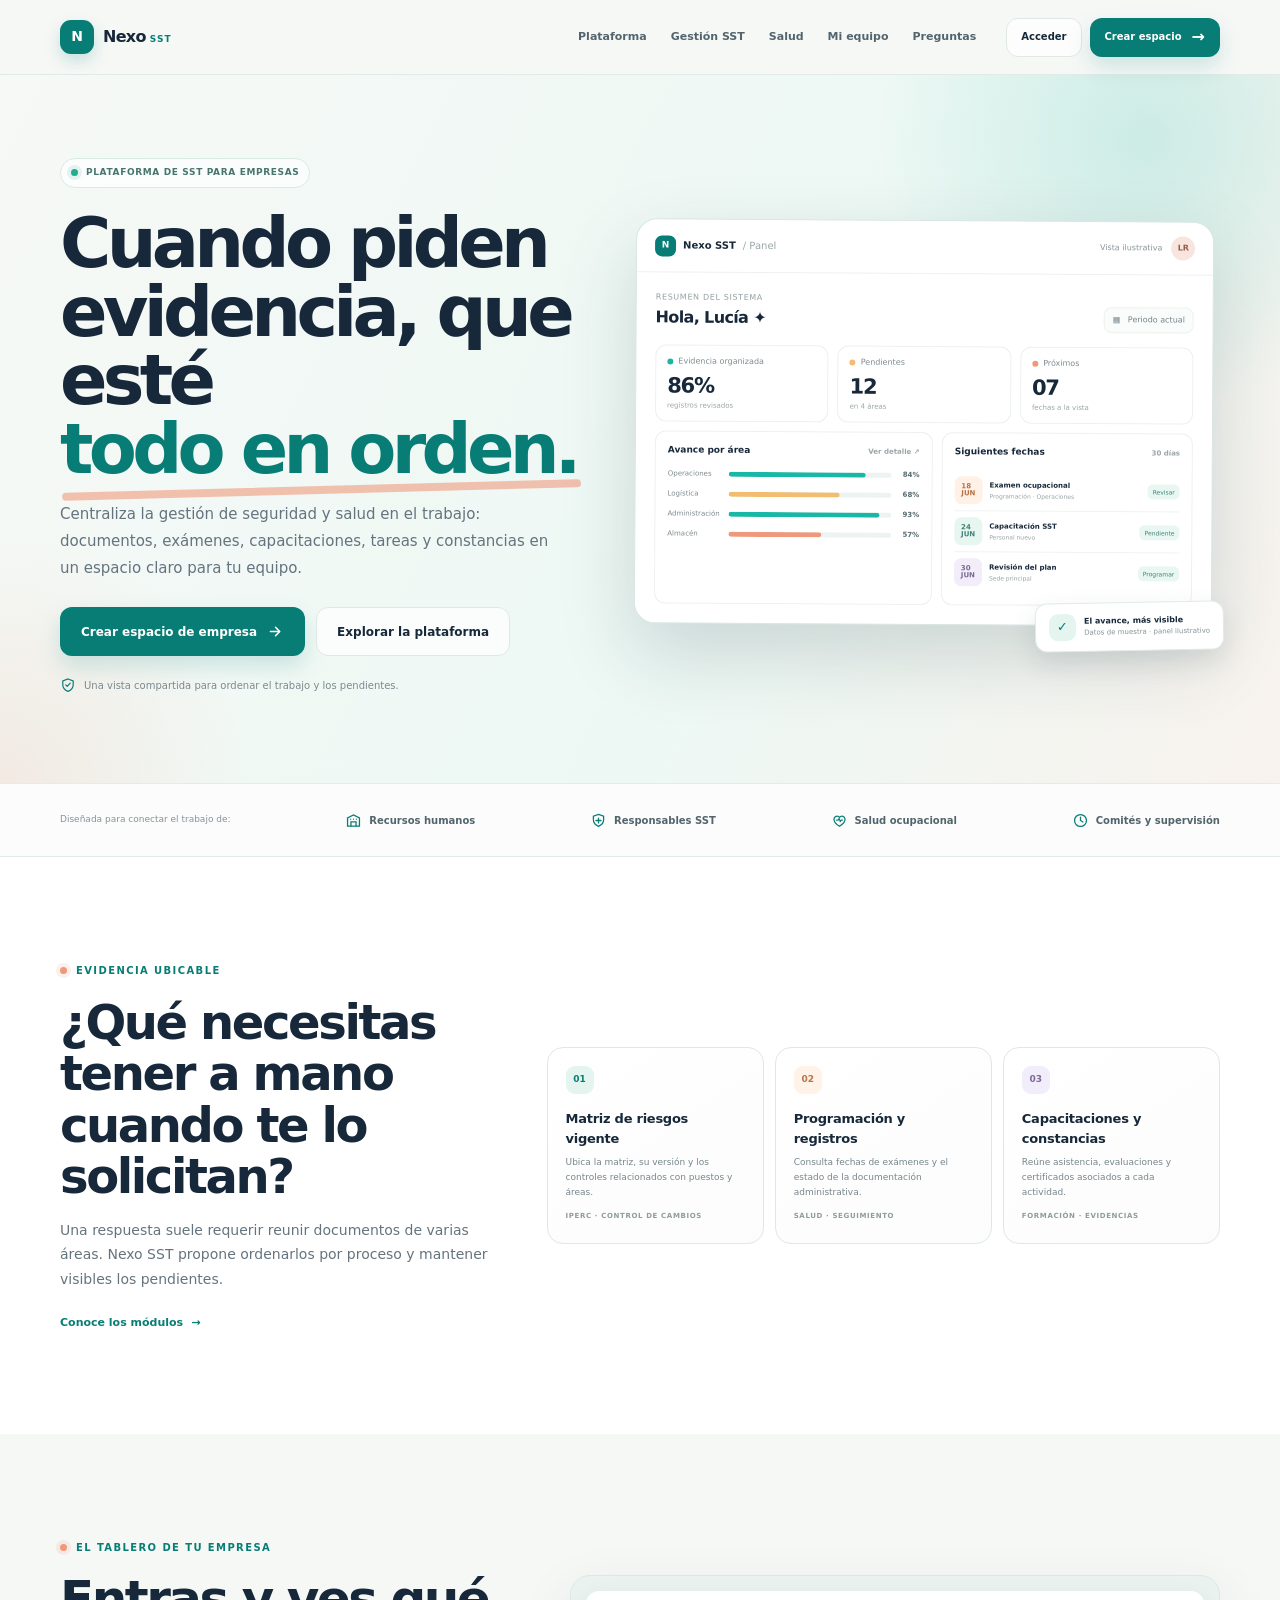
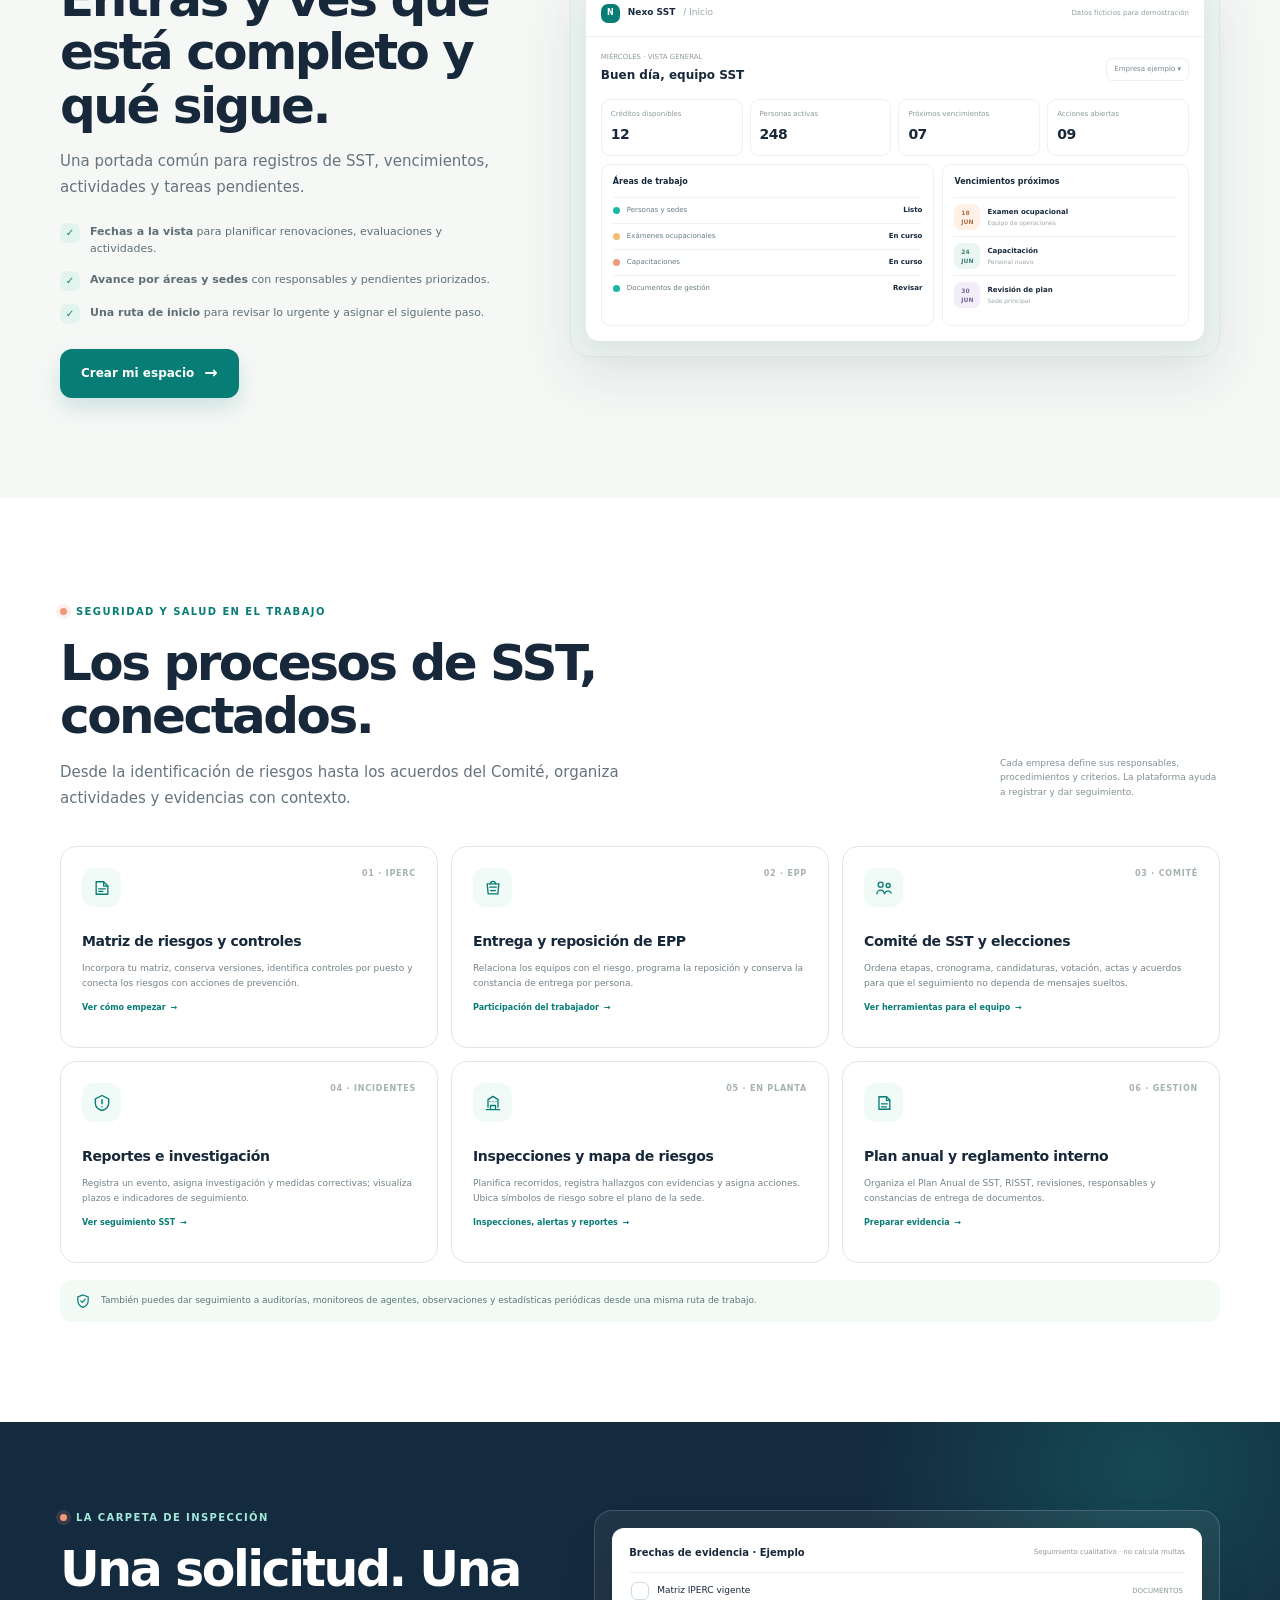
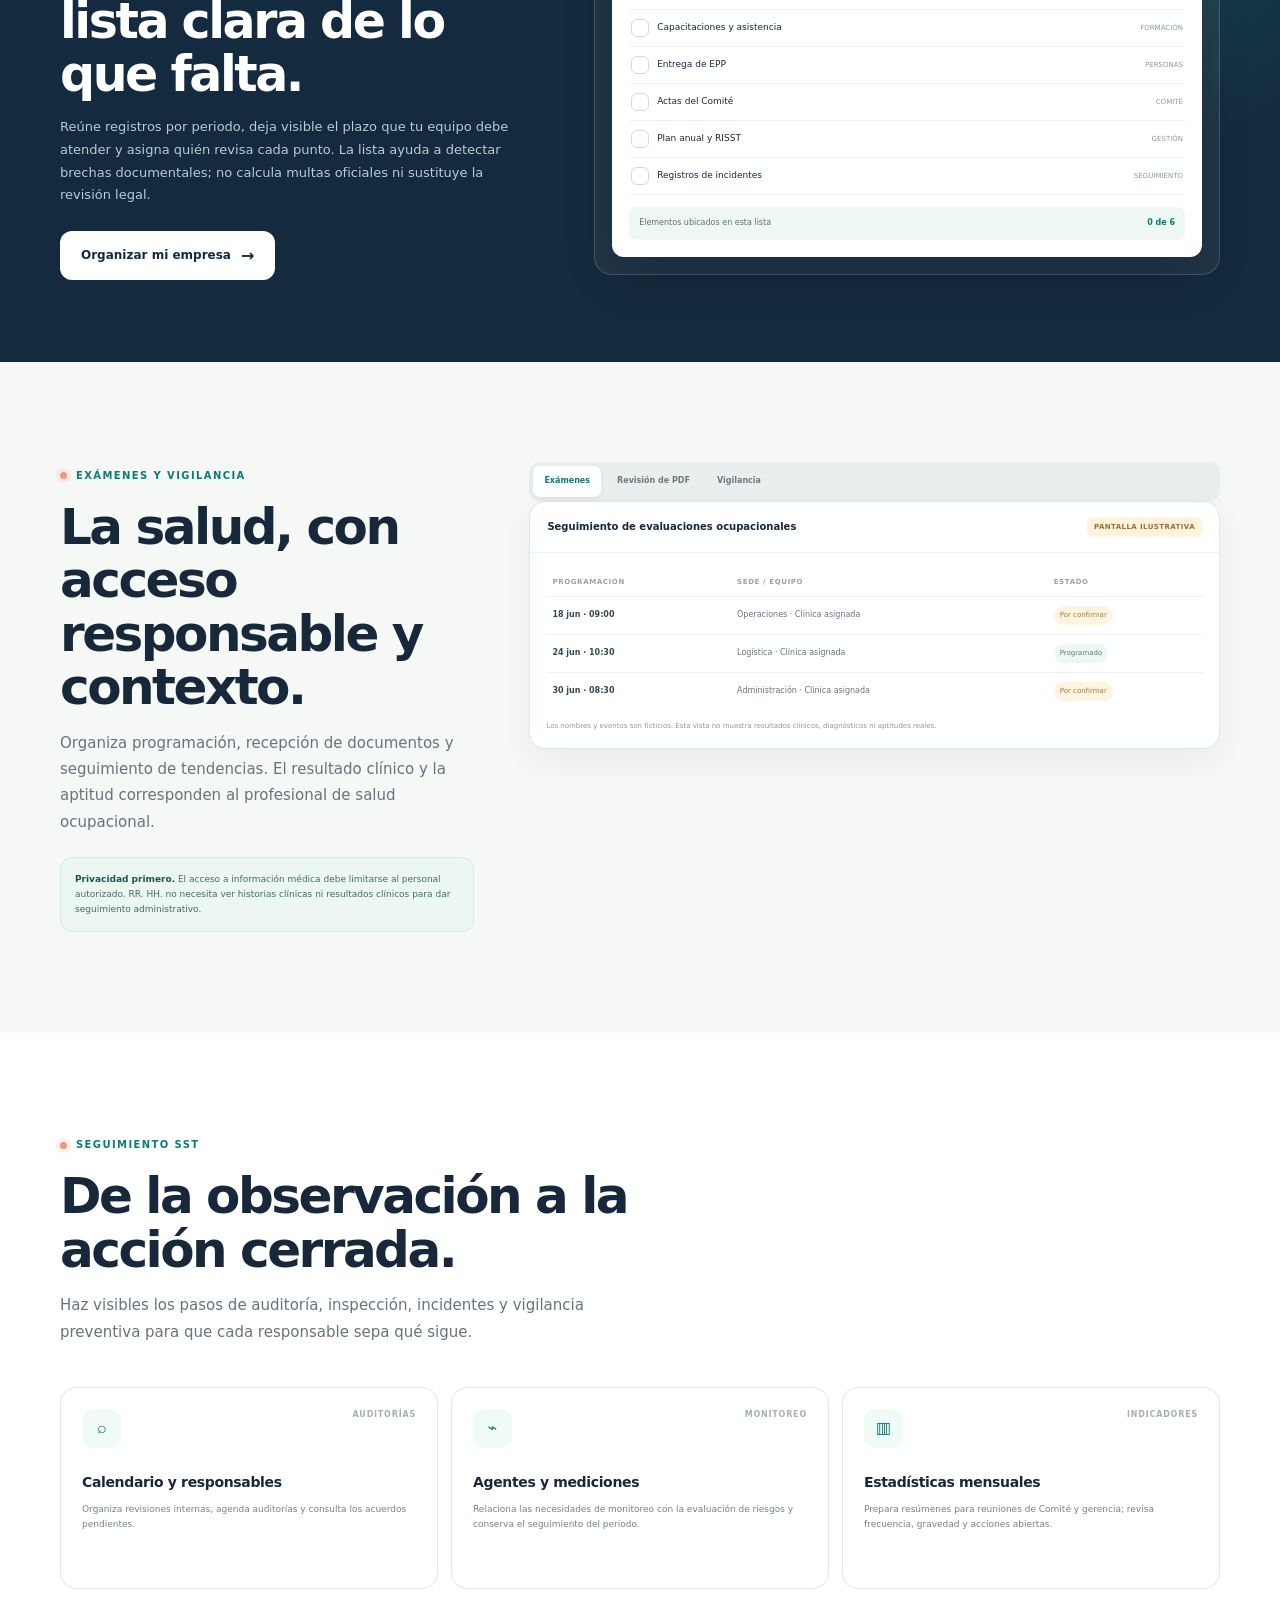
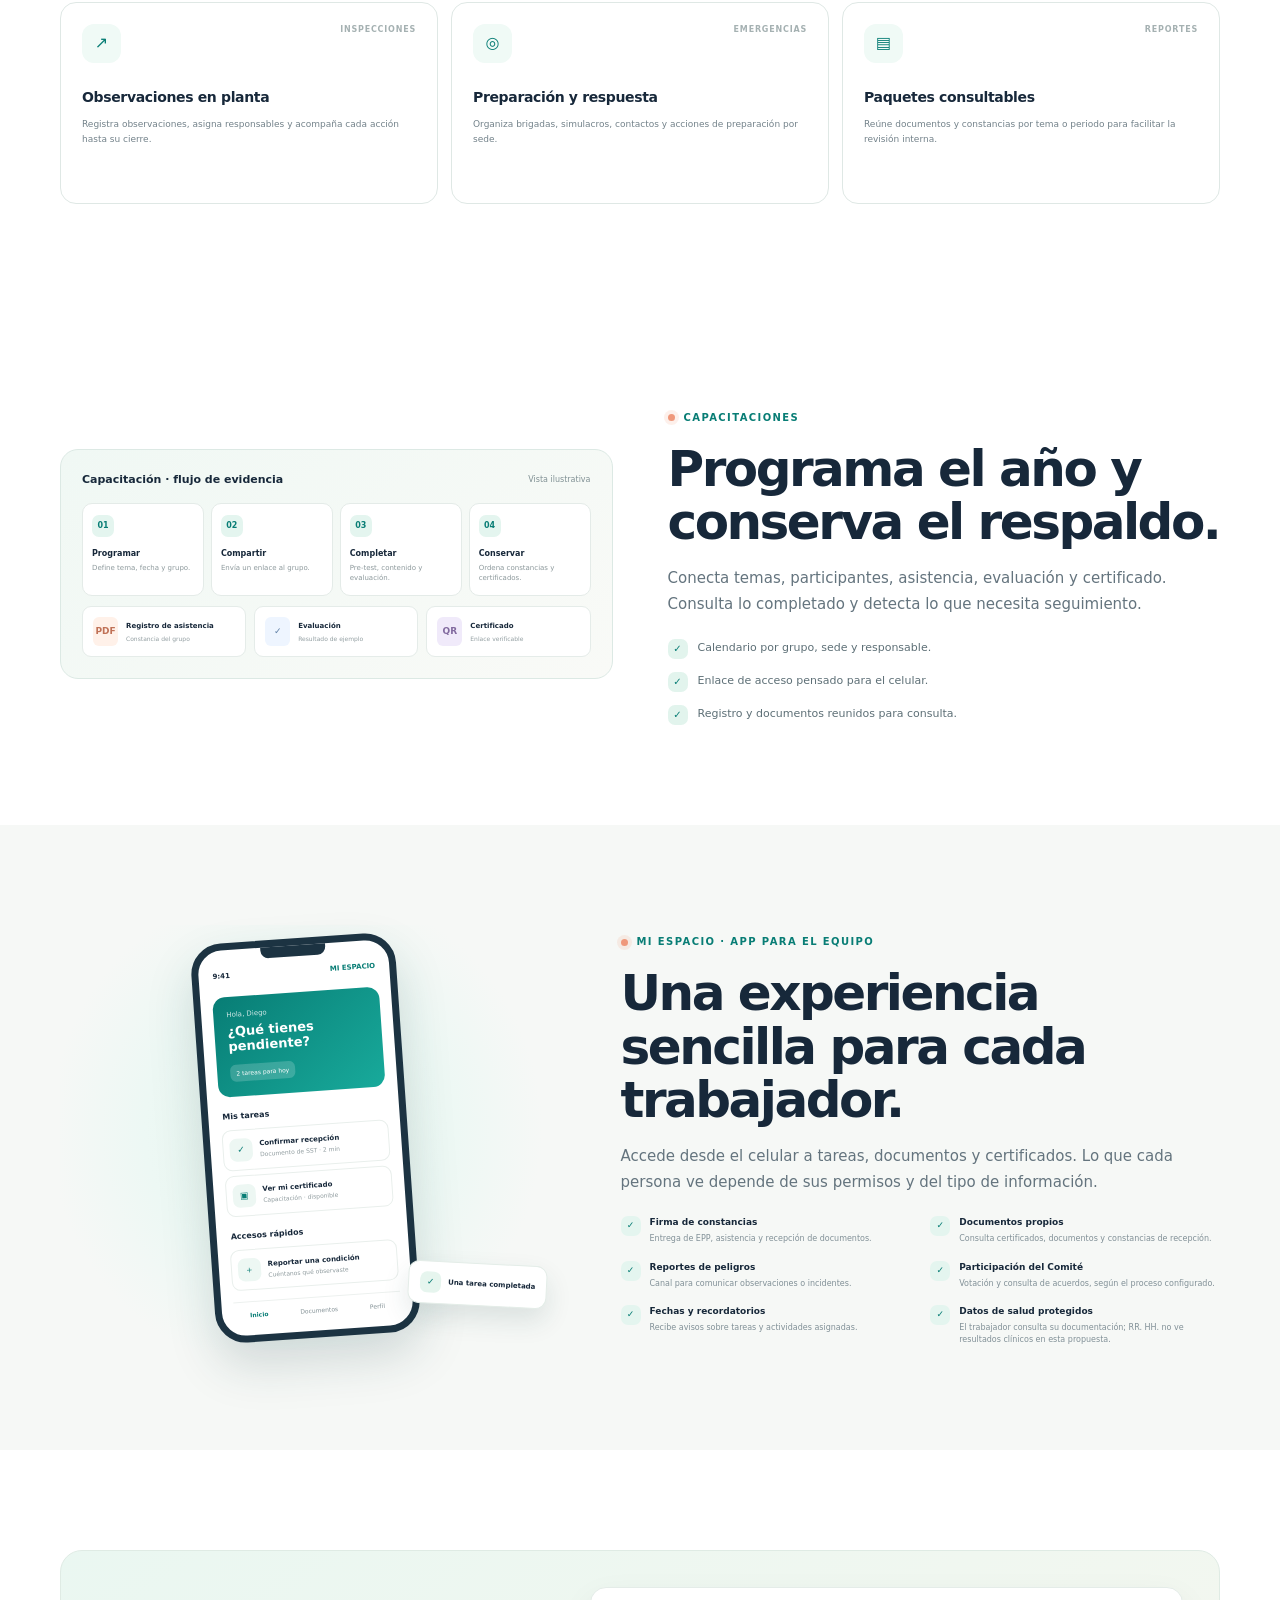
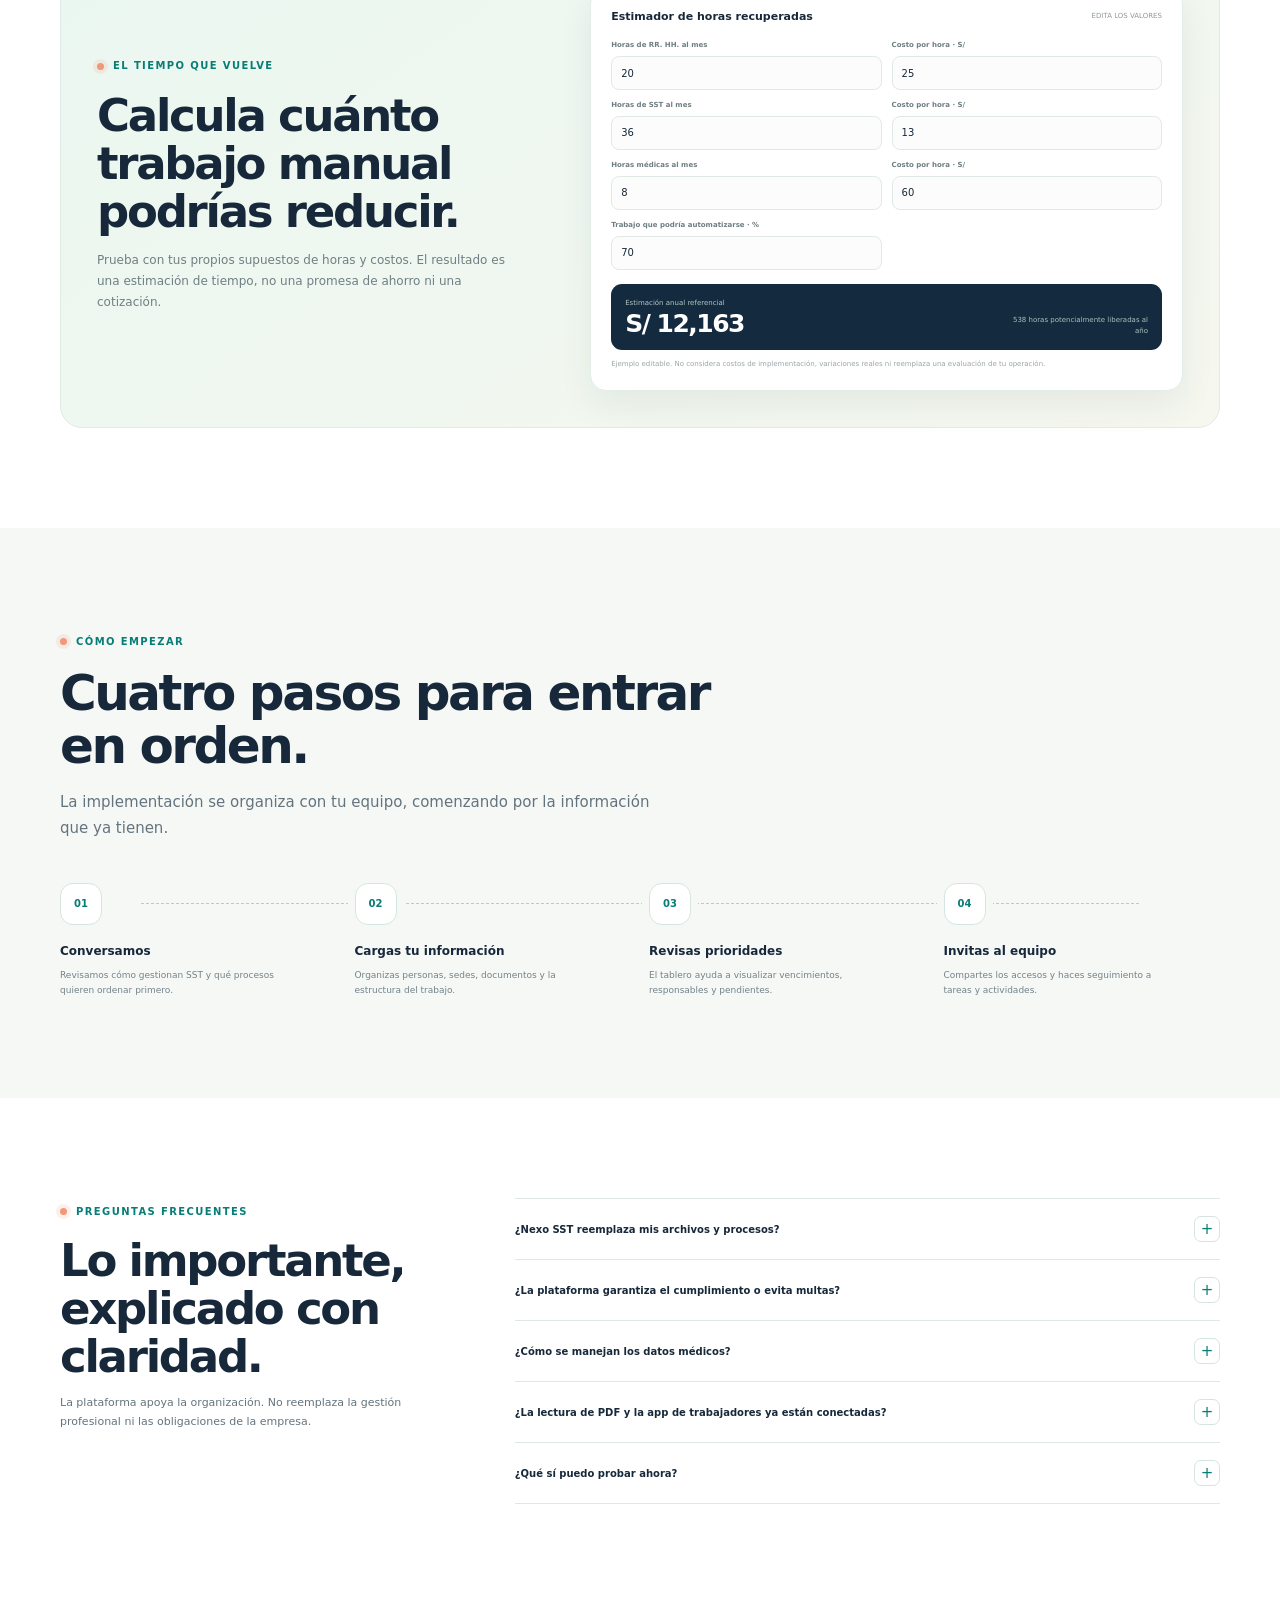
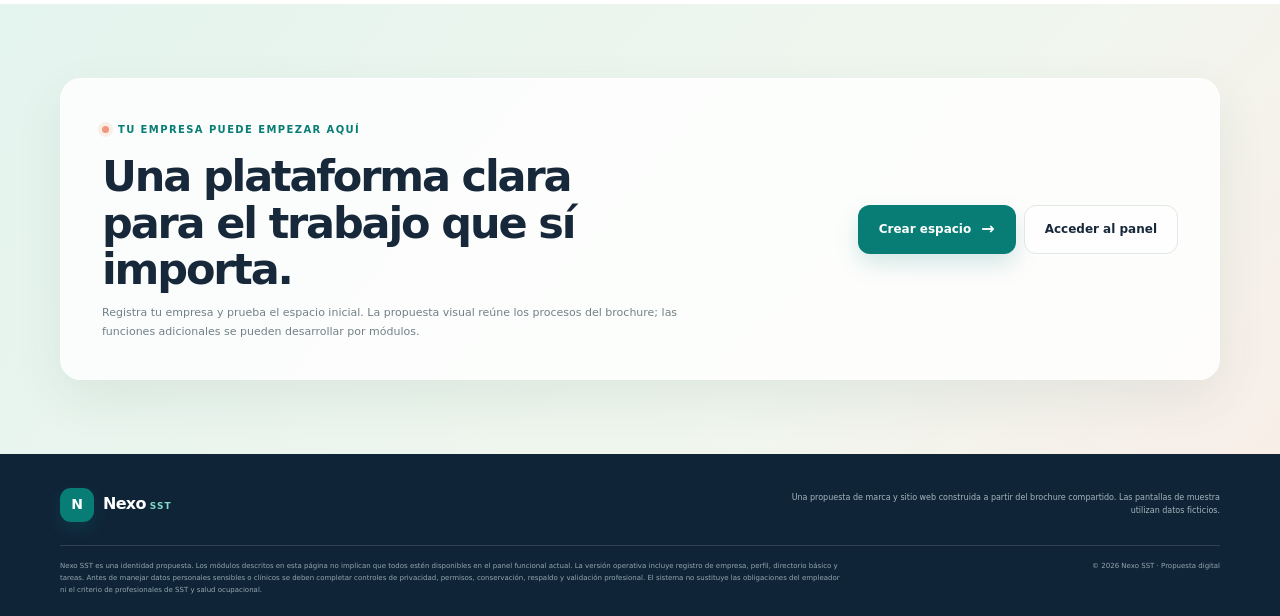
<file: index.html>
<!doctype html>
<html lang="es">
<head>
  <meta charset="utf-8">
  <meta name="viewport" content="width=device-width, initial-scale=1">
  <meta name="theme-color" content="#f6f8f6">
  <meta name="description" content="Nexo SST organiza la gestión de seguridad y salud en el trabajo: documentos, exámenes, capacitaciones, firmas y seguimiento en un solo espacio.">
  <title>Nexo SST | Seguridad y salud en el trabajo, en orden</title>
  <style>
    :root{--paper:#f6f8f6;--white:#fff;--ink:#17283a;--muted:#64747e;--line:#dfe8e5;--teal:#087d75;--teal2:#19b7a5;--mint:#e4f5ef;--mint2:#f0faf6;--coral:#ef987b;--amber:#f2bd70;--navy:#142a3e;--shadow:0 26px 70px rgba(23,54,65,.12);--radius:22px}
    *{box-sizing:border-box}html{scroll-behavior:smooth;scroll-padding-top:90px}body{margin:0;background:var(--paper);color:var(--ink);font-family:Inter,ui-sans-serif,system-ui,-apple-system,BlinkMacSystemFont,"Segoe UI",sans-serif;line-height:1.55;-webkit-font-smoothing:antialiased}a{color:inherit;text-decoration:none}button,input,select{font:inherit}button{cursor:pointer}.container{width:min(1160px,calc(100% - 48px));margin-inline:auto}.section{padding:100px 0}.eyebrow{display:inline-flex;align-items:center;gap:9px;color:var(--teal);font-size:10px;font-weight:850;letter-spacing:.14em;text-transform:uppercase}.eyebrow:before{content:"";width:7px;height:7px;border-radius:50%;background:var(--coral);box-shadow:0 0 0 4px rgba(239,152,123,.15)}.eyebrow.light{color:#a4e8da}.section-head{max-width:690px;margin-bottom:42px}.section-head h2{font-size:clamp(33px,4.1vw,50px);line-height:1.07;letter-spacing:-.05em;margin:14px 0 15px}.section-head p{max-width:600px;margin:0;color:var(--muted);font-size:15px;line-height:1.75}.btn{display:inline-flex;align-items:center;justify-content:center;gap:10px;min-height:49px;padding:0 20px;border:1px solid transparent;border-radius:12px;font-size:12px;font-weight:800;transition:transform .18s,background .18s,box-shadow .18s}.btn:hover{transform:translateY(-2px)}.btn-primary{background:var(--teal);color:#fff;box-shadow:0 10px 22px rgba(8,125,117,.17)}.btn-primary:hover{background:#066b65;box-shadow:0 14px 27px rgba(8,125,117,.23)}.btn-white{background:#fff;color:var(--navy);border-color:rgba(255,255,255,.3)}.btn-quiet{background:rgba(255,255,255,.72);border-color:var(--line);color:var(--ink)}.btn svg{width:17px;height:17px}.arrow{font-size:16px;line-height:1}
    .site-header{position:sticky;z-index:30;top:0;background:rgba(246,248,246,.93);backdrop-filter:blur(16px);border-bottom:1px solid rgba(220,230,228,.8)}.nav{height:74px;display:flex;align-items:center;gap:30px}.brand{display:inline-flex;align-items:center;gap:9px;flex:0 0 auto}.brand-mark{width:34px;height:34px;display:grid;place-items:center;border-radius:11px;background:var(--teal);color:#fff;font-size:14px;font-weight:900;box-shadow:0 7px 16px rgba(8,125,117,.2)}.brand-word{font-size:16px;font-weight:900;letter-spacing:-.045em}.brand-word small{margin-left:4px;color:var(--teal);font-size:9px;letter-spacing:.13em}.nav-links{display:flex;align-items:center;gap:24px;margin-left:auto}.nav-links a{color:#53646d;font-size:11px;font-weight:720;transition:color .15s}.nav-links a:hover{color:var(--teal)}.nav-actions{display:flex;align-items:center;gap:8px}.nav-actions .btn{min-height:39px;padding:0 14px;font-size:10px}.menu-toggle{display:none;width:40px;height:40px;border:1px solid var(--line);border-radius:10px;background:#fff;color:var(--ink);font-size:18px}
    /* Hero */
    .hero{position:relative;overflow:hidden;padding:73px 0 70px;background:linear-gradient(117deg,#f6f9f6 0%,#edf8f4 60%,#f8f2ed 100%)}.hero:before{content:"";position:absolute;right:-150px;top:-215px;width:560px;height:560px;border-radius:50%;background:radial-gradient(circle,rgba(25,183,165,.17),rgba(25,183,165,0) 69%)}.hero:after{content:"";position:absolute;left:-260px;bottom:-255px;width:510px;height:510px;border-radius:50%;background:radial-gradient(circle,rgba(239,152,123,.16),rgba(239,152,123,0) 70%)}.hero-grid{position:relative;z-index:1;display:grid;grid-template-columns:.92fr 1.08fr;align-items:center;gap:48px}.hero-copy{padding:10px 0 20px}.hero-kicker{display:inline-flex;align-items:center;gap:8px;padding:7px 10px;border:1px solid #d7ebe4;border-radius:999px;background:rgba(255,255,255,.7);color:#47756c;font-size:9px;font-weight:800;letter-spacing:.07em}.hero-kicker i{width:7px;height:7px;border-radius:50%;background:#24ab8f;box-shadow:0 0 0 4px rgba(36,171,143,.12)}.hero h1{max-width:615px;margin:21px 0 18px;font-size:clamp(47px,5.7vw,70px);line-height:.98;letter-spacing:-.067em}.hero h1 span{position:relative;color:var(--teal);white-space:nowrap}.hero h1 span:after{position:absolute;z-index:-1;left:2px;right:-4px;bottom:-4px;height:8px;border-radius:99px;background:rgba(239,152,123,.58);content:"";transform:rotate(-1.5deg)}.hero-copy>p{max-width:500px;margin:0;color:var(--muted);font-size:15px;line-height:1.8}.hero-actions{display:flex;flex-wrap:wrap;gap:11px;margin:25px 0 21px}.hero-note{display:flex;align-items:center;gap:8px;color:#7b898f;font-size:10px}.hero-note svg{width:16px;height:16px;color:var(--teal)}.hero-visual{position:relative;min-width:0;padding:12px 7px 28px 10px}.hero-dash{overflow:hidden;border:1px solid #d9e7e2;border-radius:21px;background:#fff;box-shadow:0 30px 76px rgba(22,56,66,.17);transform:rotate(.35deg)}.dash-top{height:53px;display:flex;align-items:center;justify-content:space-between;padding:0 18px;border-bottom:1px solid #edf1ef}.dash-logo{display:flex;align-items:center;gap:7px;font-size:10px;font-weight:900}.mini-mark{display:grid;place-items:center;width:21px;height:21px;border-radius:7px;background:var(--teal);color:white;font-size:9px}.dash-top-right{display:flex;align-items:center;gap:9px;color:#89969a;font-size:8px}.dash-avatar{display:grid;place-items:center;width:24px;height:24px;border-radius:50%;background:#f8e5dd;color:#955e4a;font-size:8px;font-weight:800}.dash-body{padding:19px}.dash-heading{display:flex;justify-content:space-between;align-items:flex-end;gap:10px;margin-bottom:14px}.dash-heading small{display:block;color:#92a0a2;font-size:8px;letter-spacing:.08em}.dash-heading h3{margin:2px 0 0;font-size:16px;letter-spacing:-.04em}.dash-date{padding:6px 8px;border:1px solid #edf1ef;border-radius:8px;background:#fafcfb;color:#748389;font-size:8px}.dash-metrics{display:grid;grid-template-columns:repeat(3,1fr);gap:9px}.dash-metric{min-height:75px;padding:10px 11px;border:1px solid #edf1ef;border-radius:11px}.dash-metric span{display:flex;align-items:center;gap:5px;color:#7e8b90;font-size:8px}.dash-metric i{width:6px;height:6px;border-radius:50%;background:var(--teal2)}.dash-metric strong{display:block;margin-top:7px;font-size:21px;line-height:1;letter-spacing:-.06em}.dash-metric small{display:block;margin-top:4px;color:#9aa5a8;font-size:7px}.dash-panels{display:grid;grid-template-columns:1.05fr .95fr;gap:9px;margin-top:9px}.dash-panel{min-height:143px;padding:12px;border:1px solid #edf1ef;border-radius:11px}.dash-panel-title{display:flex;align-items:center;justify-content:space-between;margin-bottom:11px;font-size:9px;font-weight:850}.dash-panel-title small{color:#9aa5a7;font-size:7px;font-weight:600}.dash-progress{display:grid;grid-template-columns:55px 1fr 22px;align-items:center;gap:6px;margin:9px 0;color:#7d898e;font-size:7px}.progress-track{height:5px;border-radius:99px;background:#edf3f0;overflow:hidden}.progress-fill{height:100%;border-radius:inherit;background:var(--teal2)}.dash-progress b{text-align:right;color:#586a70;font-size:7px}.dash-due{display:flex;align-items:center;gap:7px;padding:6px 0;border-bottom:1px solid #f0f3f2}.dash-due:last-child{border:0}.dash-day{display:grid;place-items:center;width:28px;height:28px;border-radius:7px;background:#fff1e6;color:#b87146;font-size:7px;font-weight:850;line-height:1.05}.dash-due-copy{min-width:0;flex:1}.dash-due-copy b{display:block;overflow:hidden;text-overflow:ellipsis;white-space:nowrap;font-size:7px}.dash-due-copy small{display:block;color:#99a4a6;font-size:6px}.dash-status{padding:3px 5px;border-radius:5px;background:#e9f7f2;color:#418174;font-size:6px}.floating-note{position:absolute;right:-4px;bottom:2px;display:flex;align-items:center;gap:8px;padding:10px 13px;border:1px solid #e0ebe7;border-radius:12px;background:#fff;box-shadow:0 11px 27px rgba(22,56,66,.12);transform:rotate(-1deg)}.float-icon{display:grid;place-items:center;width:27px;height:27px;border-radius:9px;background:var(--mint);color:var(--teal);font-size:13px}.floating-note b{display:block;font-size:8px}.floating-note small{display:block;color:#859297;font-size:7px}
    .trust-strip{background:rgba(255,255,255,.66);border-top:1px solid #e3ece8;border-bottom:1px solid #e3ece8}.trust-inner{min-height:72px;display:flex;align-items:center;justify-content:space-between;gap:22px}.trust-label{color:#859399;font-size:9px}.trust-item{display:flex;align-items:center;gap:7px;color:#52646c;font-size:10px;font-weight:750}.trust-item svg{width:17px;height:17px;color:var(--teal)}
    /* evidence */
    .urgent-section{background:#fff}.urgent-grid{display:grid;grid-template-columns:.78fr 1.22fr;gap:56px;align-items:center}.urgent-copy h2{font-size:clamp(34px,4vw,48px);line-height:1.07;letter-spacing:-.05em;margin:15px 0}.urgent-copy p{color:var(--muted);font-size:14px;line-height:1.75}.urgent-copy .text-link{display:inline-flex;align-items:center;gap:8px;margin-top:9px;color:var(--teal);font-size:11px;font-weight:850}.ask-grid{display:grid;grid-template-columns:repeat(3,1fr);gap:11px}.ask-card{padding:18px;border:1px solid var(--line);border-radius:16px;background:linear-gradient(145deg,#fff,#fbfcfb)}.ask-num{display:grid;place-items:center;width:28px;height:28px;border-radius:9px;background:var(--mint);color:var(--teal);font-size:9px;font-weight:850}.ask-card:nth-child(2) .ask-num{background:#fff2e7;color:#b8734b}.ask-card:nth-child(3) .ask-num{background:#f2edfa;color:#7c6897}.ask-card h3{margin:15px 0 6px;font-size:13px;letter-spacing:-.02em}.ask-card p{margin:0;color:#77868d;font-size:9px;line-height:1.65}.ask-tag{display:inline-block;margin-top:11px;color:#8f9b9e;font-size:7px;font-weight:850;letter-spacing:.09em}
    /* dashboards */
    .dashboard-section{background:var(--paper)}.dashboard-grid{display:grid;grid-template-columns:.82fr 1.18fr;align-items:center;gap:58px}.dashboard-copy .section-head{margin-bottom:21px}.benefit-list{display:grid;gap:13px;margin:22px 0 25px}.benefit-item{display:flex;align-items:flex-start;gap:10px;color:#5d6f76;font-size:11px;line-height:1.6}.benefit-item i{display:grid;place-items:center;width:20px;height:20px;flex:0 0 auto;border-radius:7px;background:#e2f4ed;color:var(--teal);font-style:normal;font-size:10px;font-weight:900}.dashboard-demo{padding:15px;border:1px solid #dce8e3;border-radius:20px;background:#eaf2ef;box-shadow:0 20px 55px rgba(20,60,62,.1)}.demo-window{overflow:hidden;border-radius:13px;background:white;box-shadow:0 9px 25px rgba(25,58,63,.08)}.demo-window-head{display:flex;align-items:center;justify-content:space-between;padding:13px 15px;border-bottom:1px solid #eef2f0}.demo-window-title{display:flex;align-items:center;gap:8px;font-size:9px;font-weight:850}.demo-window-title .mini-mark{width:19px;height:19px;font-size:8px}.demo-window-head small{color:#90a0a2;font-size:7px}.demo-window-body{padding:15px}.demo-welcome{display:flex;justify-content:space-between;align-items:center;margin-bottom:12px}.demo-welcome b{font-size:12px}.demo-welcome small{display:block;color:#8f9ca0;font-size:7px}.demo-chip{padding:5px 7px;border:1px solid #edf1ef;border-radius:6px;color:#78888d;font-size:7px}.demo-kpis{display:grid;grid-template-columns:repeat(4,1fr);gap:7px}.demo-kpi{padding:9px;border:1px solid #edf1ef;border-radius:9px}.demo-kpi small{display:block;color:#8b999d;font-size:7px}.demo-kpi b{display:block;margin-top:4px;font-size:14px;letter-spacing:-.04em}.demo-lower{display:grid;grid-template-columns:1.15fr .85fr;gap:8px;margin-top:8px}.demo-box{padding:11px;border:1px solid #edf1ef;border-radius:9px}.demo-box-title{margin-bottom:9px;font-size:8px;font-weight:850}.module-line{display:flex;align-items:center;gap:7px;padding:7px 0;border-top:1px solid #f0f3f1}.module-line:first-of-type{border-top:0}.module-line i{width:7px;height:7px;border-radius:50%;background:#19b7a5}.module-line:nth-child(3) i{background:#f2bd70}.module-line:nth-child(4) i{background:#ef987b}.module-line span{flex:1;color:#687a80;font-size:7px}.module-line b{font-size:7px}.dash-calendar-row{display:flex;align-items:center;gap:7px;padding:6px 0;border-top:1px solid #f0f3f1}.cal-date{display:grid;place-items:center;width:26px;height:26px;border-radius:7px;background:#fff1e6;color:#af7148;font-size:6px;font-weight:850}.dash-calendar-row b{display:block;font-size:7px}.dash-calendar-row small{display:block;color:#9ca7a8;font-size:6px}
    /* feature modules */
    .modules-section{background:#fff}.modules-head{display:flex;align-items:end;justify-content:space-between;gap:25px}.modules-head .section-head{margin-bottom:35px}.section-aside{max-width:220px;padding-bottom:37px;color:#819096;font-size:9px;line-height:1.65}.module-grid{display:grid;grid-template-columns:repeat(3,1fr);gap:13px}.module-card{position:relative;overflow:hidden;min-height:202px;padding:21px;border:1px solid var(--line);border-radius:16px;background:#fff;transition:transform .18s,border-color .18s,box-shadow .18s}.module-card:hover{transform:translateY(-4px);border-color:#b8d9d0;box-shadow:0 16px 38px rgba(25,62,68,.07)}.module-card-top{display:flex;align-items:flex-start;justify-content:space-between;margin-bottom:24px}.module-icon{display:grid;place-items:center;width:39px;height:39px;border-radius:12px;background:var(--mint2);color:var(--teal)}.module-icon svg{width:20px;height:20px}.module-id{color:#a5b1b2;font-size:8px;font-weight:850;letter-spacing:.1em}.module-card h3{margin:0 0 8px;font-size:14px;letter-spacing:-.025em}.module-card p{margin:0;color:#73828a;font-size:9px;line-height:1.7}.module-card .mini-link{display:inline-flex;align-items:center;gap:5px;margin-top:11px;color:var(--teal);font-size:8px;font-weight:800}.modules-note{display:flex;align-items:center;gap:10px;margin-top:17px;padding:13px 15px;border-radius:11px;background:#f2faf6;color:#5c7770;font-size:9px}.modules-note svg{width:16px;height:16px;color:var(--teal);flex:0 0 auto}
    .evidence-band{position:relative;overflow:hidden;padding:82px 0;background:var(--navy);color:white}.evidence-band:before{position:absolute;right:-160px;top:-250px;width:590px;height:590px;border-radius:50%;background:radial-gradient(circle,rgba(25,183,165,.22),rgba(25,183,165,0) 68%);content:""}.evidence-grid{position:relative;display:grid;grid-template-columns:.86fr 1.14fr;gap:62px;align-items:center}.evidence-copy h2{max-width:480px;margin:15px 0;font-size:clamp(34px,4.2vw,49px);line-height:1.07;letter-spacing:-.05em}.evidence-copy p{max-width:450px;color:#bdcbd0;font-size:13px;line-height:1.75}.evidence-copy .btn{margin-top:11px}.evidence-checklist{padding:17px;border:1px solid rgba(255,255,255,.16);border-radius:18px;background:rgba(255,255,255,.06)}.check-window{padding:17px;border-radius:12px;background:#fff;color:var(--ink);box-shadow:0 18px 48px rgba(0,0,0,.18)}.check-head{display:flex;align-items:center;justify-content:space-between;gap:8px;padding-bottom:12px;border-bottom:1px solid #edf1ef}.check-head b{font-size:10px}.check-head small{color:#89969a;font-size:7px}.check-row{display:flex;align-items:center;justify-content:space-between;gap:10px;padding:9px 2px;border-bottom:1px solid #f0f3f2;font-size:9px}.check-row:last-of-type{border-bottom:0}.check-left{display:flex;align-items:center;gap:8px}.check-toggle{width:18px;height:18px;display:grid;place-items:center;border:1px solid #cbded8;border-radius:6px;background:#fff;color:transparent;font-size:10px}.check-toggle.checked{border-color:var(--teal);background:#e4f5ef;color:var(--teal)}.check-row span:last-child{color:#8b999d;font-size:7px}.check-summary{display:flex;align-items:center;justify-content:space-between;margin-top:12px;padding:10px;border-radius:8px;background:#eef7f3;color:#59756f;font-size:8px}.check-summary b{color:var(--teal)}
    /* health */
    .health-section{background:var(--paper)}.health-grid{display:grid;grid-template-columns:.75fr 1.25fr;gap:55px;align-items:start}.health-copy .section-head{margin-bottom:22px}.privacy-callout{padding:14px;border:1px solid #d7eae2;border-radius:12px;background:#ecf7f2;color:#416d62;font-size:9px;line-height:1.65}.privacy-callout b{color:#1c564b}.health-tabs{display:flex;gap:5px;padding:4px;border-radius:10px;background:#e9efec}.health-tab{border:0;border-radius:7px;background:transparent;color:#6c7b81;padding:9px 11px;font-size:8px;font-weight:800}.health-tab.active{background:#fff;color:var(--teal);box-shadow:0 2px 6px rgba(25,50,55,.07)}.health-demo{min-width:0}.health-panel{display:none;overflow:hidden;border:1px solid var(--line);border-radius:16px;background:#fff;box-shadow:0 12px 32px rgba(25,54,61,.06)}.health-panel.active{display:block}.health-panel-head{display:flex;align-items:center;justify-content:space-between;gap:10px;padding:15px 17px;border-bottom:1px solid #edf1ef}.health-panel-head b{font-size:10px}.demo-label{padding:5px 7px;border-radius:6px;background:#fff2df;color:#9a702f;font-size:7px;font-weight:850;letter-spacing:.06em}.health-panel-body{padding:16px}.exam-table{width:100%;border-collapse:collapse}.exam-table th{padding:8px 6px;text-align:left;color:#99a4a6;font-size:7px;letter-spacing:.09em}.exam-table td{padding:9px 6px;border-top:1px solid #eef2f0;color:#64757b;font-size:8px}.exam-table td:first-child{color:#344b53;font-weight:750}.pill-status{display:inline-block;padding:4px 6px;border-radius:99px;background:#eef7f2;color:#518171;font-size:7px}.pill-status.wait{background:#fff4e1;color:#a37937}.health-disclaimer{margin:11px 0 0;color:#8c999d;font-size:7px;line-height:1.55}.reader-demo{display:grid;grid-template-columns:.85fr 1.15fr;min-height:245px}.fake-pdf{display:grid;place-items:center;padding:18px;background:#eef2f0}.pdf-sheet{width:130px;min-height:185px;padding:14px 12px;border:1px solid #e2e8e5;border-radius:6px;background:#fff;box-shadow:0 6px 18px rgba(31,58,63,.08)}.pdf-stamp{color:#a0aeaa;text-align:center;font-size:7px;font-weight:850}.pdf-title{margin:16px 0 9px;text-align:center;font-size:8px;font-weight:850}.pdf-line{height:4px;margin:7px 0;border-radius:4px;background:#eef2f0}.pdf-line.short{width:63%}.pdf-highlight{padding:5px;border:1px solid #f2c777;border-radius:4px;background:#fff8e7;color:#95712e;font-size:6px}.reader-result{padding:17px}.reader-result h4{margin:0 0 10px;font-size:10px}.read-field{display:flex;justify-content:space-between;gap:8px;padding:8px 0;border-bottom:1px solid #eef2f0;color:#88969a;font-size:7px}.read-field b{color:#445960;font-size:7px}.reader-foot{margin-top:11px;padding:8px;border-radius:7px;background:#fff6e5;color:#8e7037;font-size:7px;line-height:1.45}.health-stats{display:grid;grid-template-columns:1fr 1fr;gap:10px}.health-stat-card{padding:13px;border:1px solid #edf1ef;border-radius:10px}.health-stat-card small{color:#859397;font-size:7px}.health-stat-card strong{display:block;margin:5px 0;font-size:18px;letter-spacing:-.05em}.health-stat-card .stat-change{color:#4b907d;font-size:7px}.chart-card{grid-column:1/-1;padding:14px;border:1px solid #edf1ef;border-radius:10px}.chart-head{display:flex;align-items:center;justify-content:space-between;margin-bottom:12px}.chart-head b{font-size:9px}.chart-head small{color:#9aa5a7;font-size:7px}.chart-area{height:78px;position:relative;border-bottom:1px solid #e8efec;background:repeating-linear-gradient(to bottom,transparent 0,transparent 24px,#f0f4f2 25px)}.chart-area svg{position:absolute;inset:0;width:100%;height:100%;overflow:visible}.chart-labels{display:flex;justify-content:space-between;padding-top:5px;color:#9ba6a8;font-size:6px}.health-topic-grid{grid-column:1/-1;display:grid;grid-template-columns:1fr 1fr;gap:7px}.health-topic{padding:9px;border:1px solid #edf1ef;border-radius:8px;background:#fbfcfb}.health-topic b{display:block;color:#435b61;font-size:7px}.health-topic small{display:block;margin-top:3px;color:#8b999d;font-size:6px;line-height:1.4}.health-stat-note{grid-column:1/-1;color:#8d999c;font-size:7px;line-height:1.5}
    /* training */
    .training-section{background:#fff}.training-grid{display:grid;grid-template-columns:1fr 1fr;gap:55px;align-items:center}.training-board{padding:21px;border:1px solid #dce9e4;border-radius:18px;background:linear-gradient(145deg,#f0f8f4,#f9faf7)}.training-board-head{display:flex;align-items:center;justify-content:space-between;margin-bottom:15px}.training-board-head b{font-size:11px}.training-board-head span{color:#809094;font-size:8px}.training-flow{display:grid;grid-template-columns:repeat(4,1fr);gap:7px}.flow-step{min-height:93px;padding:11px 9px;border:1px solid #e4ebe8;border-radius:10px;background:#fff}.flow-number{display:grid;place-items:center;width:22px;height:22px;border-radius:7px;background:var(--mint);color:var(--teal);font-size:8px;font-weight:850}.flow-step b{display:block;margin-top:11px;font-size:8px}.flow-step small{display:block;margin-top:3px;color:#8d999c;font-size:7px;line-height:1.4}.training-evidence{display:grid;grid-template-columns:repeat(3,1fr);gap:8px;margin-top:10px}.evidence-doc{display:flex;align-items:center;gap:8px;padding:10px;border:1px solid #e5ece9;border-radius:9px;background:#fff}.doc-icon{display:grid;place-items:center;width:25px;height:29px;border-radius:6px;background:#fff1e9;color:#c07156;font-size:9px;font-weight:850}.evidence-doc b{display:block;font-size:7px}.evidence-doc small{display:block;margin-top:2px;color:#939fa2;font-size:6px}.training-copy .section-head{margin-bottom:20px}.training-copy .benefit-list{margin-bottom:0}
    /* worker app */
    .worker-section{background:var(--paper)}.worker-grid{display:grid;grid-template-columns:.9fr 1.1fr;align-items:center;gap:70px}.phone-stage{position:relative;min-height:425px;display:grid;place-items:center;background:radial-gradient(circle at 48% 48%,#e6f6ef 0,#edf8f4 45%,rgba(237,248,244,0) 73%)}.phone{position:relative;width:205px;padding:10px 12px 15px;border:7px solid #1c3342;border-radius:31px;background:white;box-shadow:0 23px 48px rgba(27,64,69,.17);transform:rotate(-4deg)}.phone-notch{position:absolute;top:0;left:50%;width:65px;height:11px;border-radius:0 0 8px 8px;background:#1c3342;transform:translateX(-50%)}.phone-top{display:flex;justify-content:space-between;margin:11px 2px 15px;font-size:7px;font-weight:850}.phone-top span:last-child{color:var(--teal)}.phone-welcome{padding:13px;border-radius:12px;background:linear-gradient(140deg,#087d75,#18aa9b);color:#fff}.phone-welcome small{display:block;opacity:.8;font-size:7px}.phone-welcome b{display:block;margin-top:3px;font-size:13px;line-height:1.2}.phone-chip{display:inline-block;margin-top:10px;padding:4px 6px;border-radius:6px;background:rgba(255,255,255,.18);font-size:6px}.phone-title{margin:14px 2px 7px;font-size:8px;font-weight:850}.phone-task{display:flex;align-items:center;gap:7px;margin:5px 0;padding:8px 6px;border:1px solid #e9efec;border-radius:9px}.phone-task-icon{display:grid;place-items:center;width:23px;height:23px;border-radius:7px;background:#edf7f3;color:var(--teal);font-size:9px}.phone-task b{display:block;font-size:7px}.phone-task small{display:block;color:#909c9f;font-size:6px}.phone-nav{display:flex;justify-content:space-around;margin-top:11px;padding-top:8px;border-top:1px solid #edf1ef;color:#829095;font-size:6px}.phone-nav b{color:var(--teal)}.phone-toast{position:absolute;right:3px;bottom:44px;display:flex;align-items:center;gap:7px;padding:10px 11px;border:1px solid #e4ede8;border-radius:11px;background:#fff;box-shadow:0 12px 27px rgba(24,62,69,.12);font-size:7px;transform:rotate(3deg)}.phone-toast span{display:grid;place-items:center;width:21px;height:21px;border-radius:7px;background:#e6f5ee;color:var(--teal);font-size:9px}.worker-copy .section-head{margin-bottom:21px}.worker-features{display:grid;grid-template-columns:1fr 1fr;gap:15px 20px}.worker-feature{display:flex;align-items:flex-start;gap:9px}.worker-feature i{display:grid;place-items:center;width:20px;height:20px;flex:0 0 auto;border-radius:7px;background:var(--mint);color:var(--teal);font-size:9px;font-style:normal;font-weight:900}.worker-feature b{display:block;font-size:9px}.worker-feature small{display:block;margin-top:3px;color:#819097;font-size:8px;line-height:1.55}
    /* ROI */
    .roi-section{background:#fff}.roi-box{display:grid;grid-template-columns:.85fr 1.15fr;gap:55px;align-items:center;padding:36px;border-radius:22px;background:linear-gradient(145deg,#eaf7f1,#f6f7ef);border:1px solid #dfebe4}.roi-copy h2{max-width:400px;margin:15px 0;font-size:clamp(32px,4vw,45px);line-height:1.06;letter-spacing:-.05em}.roi-copy p{max-width:410px;color:#6f7f83;font-size:12px;line-height:1.75}.roi-calc{padding:20px;border:1px solid #e4ece8;border-radius:16px;background:#fff;box-shadow:0 14px 35px rgba(27,61,65,.07)}.roi-calc-head{display:flex;align-items:center;justify-content:space-between;margin-bottom:15px}.roi-calc-head b{font-size:11px}.roi-calc-head span{color:#8d999c;font-size:7px}.roi-input-grid{display:grid;grid-template-columns:repeat(2,1fr);gap:10px}.roi-input label{display:block;margin-bottom:5px;color:#6f7e83;font-size:7px;font-weight:750}.roi-input input{width:100%;height:34px;padding:0 9px;border:1px solid #e1e9e6;border-radius:8px;background:#fbfcfb;color:var(--ink);font-size:10px}.roi-output{display:flex;align-items:flex-end;justify-content:space-between;gap:12px;margin-top:14px;padding:14px;border-radius:11px;background:var(--navy);color:#fff}.roi-output small{display:block;color:#b4c7c7;font-size:7px}.roi-output strong{display:block;margin-top:3px;font-size:25px;line-height:1;letter-spacing:-.06em}.roi-output span{max-width:140px;color:#a9c2bf;text-align:right;font-size:7px;line-height:1.5}.roi-note{margin:9px 0 0;color:#9aa5a7;font-size:7px;line-height:1.5}
    /* onboarding, faq, footer */
    .steps-section{background:var(--paper)}.steps-grid{position:relative;display:grid;grid-template-columns:repeat(4,1fr);gap:18px}.steps-grid:before{position:absolute;top:20px;left:7%;right:7%;border-top:1px dashed #b9ccc7;content:""}.step{position:relative;z-index:1}.step-num{display:grid;place-items:center;width:42px;height:42px;border:1px solid #d5e6e0;border-radius:13px;background:white;color:var(--teal);box-shadow:0 0 0 7px var(--paper);font-size:10px;font-weight:850}.step h3{margin:17px 0 7px;font-size:12px}.step p{max-width:215px;margin:0;color:#73828a;font-size:9px;line-height:1.7}.faq-section{background:#fff}.faq-grid{display:grid;grid-template-columns:.7fr 1.3fr;gap:75px;align-items:start}.faq-intro h2{margin:14px 0;font-size:clamp(33px,4vw,45px);line-height:1.06;letter-spacing:-.05em}.faq-intro p{color:var(--muted);font-size:11px;line-height:1.7}.faq-list{border-top:1px solid var(--line)}details{border-bottom:1px solid var(--line)}summary{display:flex;align-items:center;justify-content:space-between;gap:15px;padding:17px 0;list-style:none;cursor:pointer;font-size:10px;font-weight:800}summary::-webkit-details-marker{display:none}summary:after{display:grid;place-items:center;width:24px;height:24px;flex:0 0 auto;border:1px solid #d4e4de;border-radius:7px;color:var(--teal);content:"+";font-size:15px;font-weight:500}details[open] summary:after{content:"−"}details p{margin:-2px 35px 17px 0;color:#728188;font-size:9px;line-height:1.7}.cta-section{position:relative;overflow:hidden;padding:74px 0;background:linear-gradient(130deg,#e4f4ee,#f0f6ee 65%,#f8eee8)}.cta-box{position:relative;display:flex;align-items:center;justify-content:space-between;gap:35px;padding:37px 41px;border:1px solid rgba(255,255,255,.8);border-radius:21px;background:rgba(255,255,255,.82);box-shadow:0 18px 50px rgba(29,72,69,.08)}.cta-copy h2{max-width:560px;margin:12px 0;font-size:clamp(30px,3.7vw,43px);line-height:1.08;letter-spacing:-.05em}.cta-copy p{max-width:580px;margin:0;color:#718087;font-size:11px;line-height:1.7}.cta-actions{display:flex;flex-wrap:wrap;gap:8px;flex:0 0 auto}.site-footer{padding:30px 0 20px;background:#102438;color:#fff}.footer-top{display:flex;align-items:center;justify-content:space-between;gap:22px;padding-bottom:20px;border-bottom:1px solid rgba(255,255,255,.13)}.footer-brand{display:inline-flex;align-items:center;gap:9px}.footer-brand .brand-word{color:white}.footer-brand .brand-word small{color:#7edbc9}.footer-note{max-width:430px;color:#a4b6bc;text-align:right;font-size:8px;line-height:1.6}.footer-bottom{display:flex;align-items:flex-start;justify-content:space-between;gap:25px;padding-top:15px;color:#92a7ae;font-size:7px;line-height:1.65}.footer-legal{max-width:780px}.footer-copy{white-space:nowrap}.toast{position:fixed;z-index:50;right:18px;bottom:18px;max-width:320px;padding:12px 15px;border-radius:10px;background:#17394a;color:#fff;box-shadow:0 12px 28px rgba(10,36,47,.23);font-size:9px;opacity:0;transform:translateY(10px);pointer-events:none;transition:all .2s}.toast.show{opacity:1;transform:translateY(0)}
    @media(max-width:1000px){.container{width:min(100% - 40px,800px)}.nav-links{gap:15px}.hero-grid{grid-template-columns:1fr;gap:22px}.hero-copy{max-width:680px}.hero-visual{width:min(100%,650px);margin:auto}.urgent-grid,.dashboard-grid,.health-grid,.training-grid,.worker-grid,.roi-box,.evidence-grid{gap:35px}.section{padding:80px 0}.hero{padding:55px 0}.dashboard-grid{grid-template-columns:1fr}.dashboard-demo{max-width:700px}.evidence-grid{grid-template-columns:.8fr 1.2fr}.health-grid{grid-template-columns:1fr}.health-copy{max-width:650px}.roi-box{padding:28px}.nav-links a{font-size:10px}}
    @media(max-width:720px){.container{width:calc(100% - 34px)}.section{padding:67px 0}.nav{height:66px}.menu-toggle{display:block;margin-left:auto}.nav-links{display:none;position:absolute;top:65px;left:0;right:0;flex-direction:column;align-items:stretch;gap:0;padding:10px 17px 14px;border-bottom:1px solid var(--line);background:#fff;box-shadow:0 16px 26px rgba(18,52,58,.09)}.nav-links.open{display:flex}.nav-links a{padding:12px 5px;border-bottom:1px solid #edf1ef;font-size:11px}.nav-actions{display:none}.hero{padding:42px 0 49px}.hero h1{font-size:clamp(45px,11.5vw,60px)}.hero-copy>p{font-size:13px}.hero-actions .btn{min-height:45px;padding:0 14px;font-size:10px}.hero-visual{padding:9px 0 26px}.dash-body{padding:13px}.dash-panels{gap:6px}.dash-panel{padding:9px}.floating-note{right:0}.trust-inner{display:grid;grid-template-columns:1fr 1fr;gap:12px;padding:17px 0}.trust-label{grid-column:1/-1}.trust-item{font-size:8px}.urgent-grid{grid-template-columns:1fr;gap:25px}.ask-grid{grid-template-columns:1fr 1fr}.ask-card:last-child{grid-column:1/-1}.modules-head{display:block}.section-aside{max-width:none;padding:0;margin:-20px 0 26px}.module-grid{grid-template-columns:1fr 1fr}.module-card{min-height:185px;padding:16px}.module-card-top{margin-bottom:18px}.evidence-grid{grid-template-columns:1fr;gap:26px}.evidence-band{padding:65px 0}.health-tabs{overflow-x:auto}.health-tab{white-space:nowrap}.training-grid{grid-template-columns:1fr;gap:28px}.training-board{order:2}.training-copy{order:1}.worker-grid{grid-template-columns:1fr;gap:25px}.phone-stage{min-height:360px;order:2}.worker-copy{order:1}.worker-features{gap:13px}.roi-box{grid-template-columns:1fr;gap:23px;padding:22px}.steps-grid{grid-template-columns:1fr 1fr;gap:26px 14px}.steps-grid:before{display:none}.faq-grid{grid-template-columns:1fr;gap:20px}.cta-box{align-items:flex-start;flex-direction:column;padding:26px}.cta-actions{width:100%}.cta-actions .btn{flex:1}.footer-top,.footer-bottom{align-items:flex-start;flex-direction:column}.footer-note{text-align:left}.footer-copy{white-space:normal}}
    @media(max-width:440px){.container{width:calc(100% - 28px)}.hero-actions{align-items:stretch}.hero-actions .btn{flex:1}.dash-heading h3{font-size:13px}.dash-date{font-size:7px}.dash-metrics{gap:5px}.dash-metric{padding:8px 7px;min-height:68px}.dash-metric span{font-size:6px}.dash-metric strong{font-size:17px}.dash-panels{grid-template-columns:1fr}.dash-panel{min-height:120px}.trust-inner{grid-template-columns:1fr}.trust-label{grid-column:auto}.ask-grid,.module-grid{grid-template-columns:1fr}.ask-card:last-child{grid-column:auto}.module-card{min-height:auto}.reader-demo{grid-template-columns:.8fr 1.2fr}.fake-pdf{padding:10px}.pdf-sheet{width:105px}.reader-result{padding:12px}.health-stats{gap:7px}.training-flow{grid-template-columns:1fr 1fr}.training-evidence{grid-template-columns:1fr}.worker-features{grid-template-columns:1fr}.roi-box{padding:17px}.roi-input-grid{grid-template-columns:1fr 1fr}.roi-output{align-items:flex-start;flex-direction:column}.roi-output span{text-align:left}.cta-actions{flex-direction:column}.cta-actions .btn{width:100%}.footer-bottom{font-size:7px}}
    @media(prefers-reduced-motion:reduce){html{scroll-behavior:auto}*,*::before,*::after{transition-duration:.01ms!important;animation-duration:.01ms!important}}
  </style>
</head>
<body>
  <header class="site-header">
    <div class="container nav">
      <a class="brand" href="#inicio" aria-label="Nexo SST, inicio"><span class="brand-mark">N</span><span class="brand-word">Nexo<small>SST</small></span></a>
      <nav class="nav-links" id="nav-links" aria-label="Navegación principal">
        <a href="#plataforma">Plataforma</a><a href="#sst">Gestión SST</a><a href="#salud">Salud</a><a href="#personas">Mi equipo</a><a href="#preguntas">Preguntas</a>
      </nav>
      <div class="nav-actions"><a class="btn btn-quiet" href="app.html">Acceder</a><a class="btn btn-primary" href="app.html?registro=1">Crear espacio <span class="arrow">→</span></a></div>
      <button id="menu-toggle" class="menu-toggle" type="button" aria-label="Abrir menú" aria-expanded="false">☰</button>
    </div>
  </header>

  <main>
    <section class="hero" id="inicio">
      <div class="container hero-grid">
        <div class="hero-copy">
          <span class="hero-kicker"><i></i> PLATAFORMA DE SST PARA EMPRESAS</span>
          <h1>Cuando piden evidencia, que esté <span>todo en orden.</span></h1>
          <p>Centraliza la gestión de seguridad y salud en el trabajo: documentos, exámenes, capacitaciones, tareas y constancias en un espacio claro para tu equipo.</p>
          <div class="hero-actions"><a class="btn btn-primary" href="app.html?registro=1">Crear espacio de empresa <svg viewBox="0 0 20 20" fill="none" aria-hidden="true"><path d="M4 10h11M10 5l5 5-5 5" stroke="currentColor" stroke-width="1.8" stroke-linecap="round" stroke-linejoin="round"/></svg></a><a class="btn btn-quiet" href="#plataforma">Explorar la plataforma</a></div>
          <div class="hero-note"><svg viewBox="0 0 20 20" fill="none" aria-hidden="true"><path d="M10 2.5 16.5 5v4.7c0 4.2-2.7 6.8-6.5 8.3-3.8-1.5-6.5-4.1-6.5-8.3V5L10 2.5Z" stroke="currentColor" stroke-width="1.5"/><path d="m7.2 9.9 1.8 1.8 3.8-4" stroke="currentColor" stroke-width="1.5" stroke-linecap="round" stroke-linejoin="round"/></svg>Una vista compartida para ordenar el trabajo y los pendientes.</div>
        </div>
        <div class="hero-visual" aria-label="Panel de ejemplo de Nexo SST">
          <div class="hero-dash"><div class="dash-top"><div class="dash-logo"><span class="mini-mark">N</span>Nexo SST <span style="color:#9ba6a8;font-weight:500">/ Panel</span></div><div class="dash-top-right"><span>Vista ilustrativa</span><span class="dash-avatar">LR</span></div></div>
            <div class="dash-body"><div class="dash-heading"><div><small>RESUMEN DEL SISTEMA</small><h3>Hola, Lucía ✦</h3></div><span class="dash-date">▦ &nbsp; Periodo actual</span></div>
              <div class="dash-metrics"><div class="dash-metric"><span><i></i> Evidencia organizada</span><strong>86%</strong><small>registros revisados</small></div><div class="dash-metric"><span><i style="background:#f2bd70"></i> Pendientes</span><strong>12</strong><small>en 4 áreas</small></div><div class="dash-metric"><span><i style="background:#ef987b"></i> Próximos</span><strong>07</strong><small>fechas a la vista</small></div></div>
              <div class="dash-panels"><div class="dash-panel"><div class="dash-panel-title">Avance por área <small>Ver detalle ↗</small></div><div class="dash-progress"><span>Operaciones</span><div class="progress-track"><div class="progress-fill" style="width:84%"></div></div><b>84%</b></div><div class="dash-progress"><span>Logística</span><div class="progress-track"><div class="progress-fill" style="width:68%;background:#f2bd70"></div></div><b>68%</b></div><div class="dash-progress"><span>Administración</span><div class="progress-track"><div class="progress-fill" style="width:93%"></div></div><b>93%</b></div><div class="dash-progress"><span>Almacén</span><div class="progress-track"><div class="progress-fill" style="width:57%;background:#ef987b"></div></div><b>57%</b></div></div>
                <div class="dash-panel"><div class="dash-panel-title">Siguientes fechas <small>30 días</small></div><div class="dash-due"><span class="dash-day">18<br>JUN</span><span class="dash-due-copy"><b>Examen ocupacional</b><small>Programación · Operaciones</small></span><span class="dash-status">Revisar</span></div><div class="dash-due"><span class="dash-day" style="background:#e8f6f1;color:#438277">24<br>JUN</span><span class="dash-due-copy"><b>Capacitación SST</b><small>Personal nuevo</small></span><span class="dash-status">Pendiente</span></div><div class="dash-due"><span class="dash-day" style="background:#f2edf9;color:#7b6997">30<br>JUN</span><span class="dash-due-copy"><b>Revisión del plan</b><small>Sede principal</small></span><span class="dash-status">Programar</span></div></div>
              </div>
            </div>
          </div>
          <div class="floating-note"><span class="float-icon">✓</span><span><b>El avance, más visible</b><small>Datos de muestra · panel ilustrativo</small></span></div>
        </div>
      </div>
    </section>

    <div class="trust-strip"><div class="container trust-inner"><span class="trust-label">Diseñada para conectar el trabajo de:</span><span class="trust-item"><svg viewBox="0 0 20 20" fill="none"><path d="M3 16.5V7l7-3.5L17 7v9.5H3Z" stroke="currentColor" stroke-width="1.5"/><path d="M7 16.5v-5h6v5M6.5 8.5h.01M10 8.5h.01M13.5 8.5h.01" stroke="currentColor" stroke-width="1.5" stroke-linecap="round"/></svg>Recursos humanos</span><span class="trust-item"><svg viewBox="0 0 20 20" fill="none"><path d="M10 2.8 16 5v4.2c0 3.8-2.5 6.2-6 7.8-3.5-1.6-6-4-6-7.8V5l6-2.2Z" stroke="currentColor" stroke-width="1.5"/><path d="M7.1 10h5.8M10 7.1v5.8" stroke="currentColor" stroke-width="1.5" stroke-linecap="round"/></svg>Responsables SST</span><span class="trust-item"><svg viewBox="0 0 20 20" fill="none"><path d="M10 16.7s-6.5-3.8-6.5-8.2a3.6 3.6 0 0 1 6.5-2.1 3.6 3.6 0 0 1 6.5 2.1c0 4.4-6.5 8.2-6.5 8.2Z" stroke="currentColor" stroke-width="1.5"/><path d="M6.5 9.5h2l1-2 1.4 4 1-2h1.6" stroke="currentColor" stroke-width="1.3" stroke-linecap="round" stroke-linejoin="round"/></svg>Salud ocupacional</span><span class="trust-item"><svg viewBox="0 0 20 20" fill="none"><circle cx="10" cy="10" r="7" stroke="currentColor" stroke-width="1.5"/><path d="M10 6v4l2.8 1.8" stroke="currentColor" stroke-width="1.5" stroke-linecap="round"/></svg>Comités y supervisión</span></div></div>

    <section class="section urgent-section" id="exigencias"><div class="container urgent-grid"><div class="urgent-copy"><span class="eyebrow">Evidencia ubicable</span><h2>¿Qué necesitas tener a mano cuando te lo solicitan?</h2><p>Una respuesta suele requerir reunir documentos de varias áreas. Nexo SST propone ordenarlos por proceso y mantener visibles los pendientes.</p><a class="text-link" href="#sst">Conoce los módulos <span>→</span></a></div><div class="ask-grid"><article class="ask-card"><span class="ask-num">01</span><h3>Matriz de riesgos vigente</h3><p>Ubica la matriz, su versión y los controles relacionados con puestos y áreas.</p><span class="ask-tag">IPERC · CONTROL DE CAMBIOS</span></article><article class="ask-card"><span class="ask-num">02</span><h3>Programación y registros</h3><p>Consulta fechas de exámenes y el estado de la documentación administrativa.</p><span class="ask-tag">SALUD · SEGUIMIENTO</span></article><article class="ask-card"><span class="ask-num">03</span><h3>Capacitaciones y constancias</h3><p>Reúne asistencia, evaluaciones y certificados asociados a cada actividad.</p><span class="ask-tag">FORMACIÓN · EVIDENCIAS</span></article></div></div></section>

    <section class="section dashboard-section" id="plataforma"><div class="container dashboard-grid"><div class="dashboard-copy"><div class="section-head"><span class="eyebrow">El tablero de tu empresa</span><h2>Entras y ves qué está completo y qué sigue.</h2><p>Una portada común para registros de SST, vencimientos, actividades y tareas pendientes.</p></div><div class="benefit-list"><div class="benefit-item"><i>✓</i><span><b>Fechas a la vista</b> para planificar renovaciones, evaluaciones y actividades.</span></div><div class="benefit-item"><i>✓</i><span><b>Avance por áreas y sedes</b> con responsables y pendientes priorizados.</span></div><div class="benefit-item"><i>✓</i><span><b>Una ruta de inicio</b> para revisar lo urgente y asignar el siguiente paso.</span></div></div><a class="btn btn-primary" href="app.html?registro=1">Crear mi espacio <span class="arrow">→</span></a></div>
      <div class="dashboard-demo"><div class="demo-window"><div class="demo-window-head"><div class="demo-window-title"><span class="mini-mark">N</span> Nexo SST <span style="color:#9ba6a8;font-weight:500">/ Inicio</span></div><small>Datos ficticios para demostración</small></div><div class="demo-window-body"><div class="demo-welcome"><div><small>MIÉRCOLES · VISTA GENERAL</small><b>Buen día, equipo SST</b></div><span class="demo-chip">Empresa ejemplo ▾</span></div><div class="demo-kpis"><div class="demo-kpi"><small>Créditos disponibles</small><b>12</b></div><div class="demo-kpi"><small>Personas activas</small><b>248</b></div><div class="demo-kpi"><small>Próximos vencimientos</small><b>07</b></div><div class="demo-kpi"><small>Acciones abiertas</small><b>09</b></div></div><div class="demo-lower"><div class="demo-box"><div class="demo-box-title">Áreas de trabajo</div><div class="module-line"><i></i><span>Personas y sedes</span><b>Listo</b></div><div class="module-line"><i></i><span>Exámenes ocupacionales</span><b>En curso</b></div><div class="module-line"><i></i><span>Capacitaciones</span><b>En curso</b></div><div class="module-line"><i></i><span>Documentos de gestión</span><b>Revisar</b></div></div><div class="demo-box"><div class="demo-box-title">Vencimientos próximos</div><div class="dash-calendar-row"><span class="cal-date">18<br>JUN</span><span><b>Examen ocupacional</b><small>Equipo de operaciones</small></span></div><div class="dash-calendar-row"><span class="cal-date" style="background:#e9f6f1;color:#438277">24<br>JUN</span><span><b>Capacitación</b><small>Personal nuevo</small></span></div><div class="dash-calendar-row"><span class="cal-date" style="background:#f2edf9;color:#7b6997">30<br>JUN</span><span><b>Revisión de plan</b><small>Sede principal</small></span></div></div></div></div></div></div>
    </div></section>

    <section class="section modules-section" id="sst"><div class="container"><div class="modules-head"><div class="section-head"><span class="eyebrow">Seguridad y salud en el trabajo</span><h2>Los procesos de SST, conectados.</h2><p>Desde la identificación de riesgos hasta los acuerdos del Comité, organiza actividades y evidencias con contexto.</p></div><p class="section-aside">Cada empresa define sus responsables, procedimientos y criterios. La plataforma ayuda a registrar y dar seguimiento.</p></div>
      <div class="module-grid">
        <article class="module-card"><div class="module-card-top"><span class="module-icon"><svg viewBox="0 0 24 24" fill="none"><path d="M5 4.5h9l5 5v10H5v-15Z" stroke="currentColor" stroke-width="1.6" stroke-linejoin="round"/><path d="M14 4.8v5h4.8M8 13h8M8 16h5" stroke="currentColor" stroke-width="1.5" stroke-linecap="round"/></svg></span><span class="module-id">01 · IPERC</span></div><h3>Matriz de riesgos y controles</h3><p>Incorpora tu matriz, conserva versiones, identifica controles por puesto y conecta los riesgos con acciones de prevención.</p><a class="mini-link" href="#puesta-en-marcha">Ver cómo empezar <span>→</span></a></article>
        <article class="module-card"><div class="module-card-top"><span class="module-icon"><svg viewBox="0 0 24 24" fill="none"><path d="M5 7h14l-1.2 12H6.2L5 7Z" stroke="currentColor" stroke-width="1.6"/><path d="M9 7a3 3 0 0 1 6 0M8 11h8M9 15h6" stroke="currentColor" stroke-width="1.5" stroke-linecap="round"/></svg></span><span class="module-id">02 · EPP</span></div><h3>Entrega y reposición de EPP</h3><p>Relaciona los equipos con el riesgo, programa la reposición y conserva la constancia de entrega por persona.</p><a class="mini-link" href="#personas">Participación del trabajador <span>→</span></a></article>
        <article class="module-card"><div class="module-card-top"><span class="module-icon"><svg viewBox="0 0 24 24" fill="none"><circle cx="8" cy="8" r="3" stroke="currentColor" stroke-width="1.6"/><circle cx="17" cy="9" r="2.4" stroke="currentColor" stroke-width="1.6"/><path d="M3.5 19a4.5 4.5 0 0 1 9 0M13 18a4 4 0 0 1 7.5 0" stroke="currentColor" stroke-width="1.6" stroke-linecap="round"/></svg></span><span class="module-id">03 · COMITÉ</span></div><h3>Comité de SST y elecciones</h3><p>Ordena etapas, cronograma, candidaturas, votación, actas y acuerdos para que el seguimiento no dependa de mensajes sueltos.</p><a class="mini-link" href="#personas">Ver herramientas para el equipo <span>→</span></a></article>
        <article class="module-card"><div class="module-card-top"><span class="module-icon"><svg viewBox="0 0 24 24" fill="none"><path d="M12 3 20 7v5c0 4.5-3.2 7.7-8 9-4.8-1.3-8-4.5-8-9V7l8-4Z" stroke="currentColor" stroke-width="1.6"/><path d="M12 8v5M12 16.5h.01" stroke="currentColor" stroke-width="1.8" stroke-linecap="round"/></svg></span><span class="module-id">04 · INCIDENTES</span></div><h3>Reportes e investigación</h3><p>Registra un evento, asigna investigación y medidas correctivas; visualiza plazos e indicadores de seguimiento.</p><a class="mini-link" href="#sst-follow">Ver seguimiento SST <span>→</span></a></article>
        <article class="module-card"><div class="module-card-top"><span class="module-icon"><svg viewBox="0 0 24 24" fill="none"><path d="M4 20h16M6 17V8l6-4 6 4v9M9 20v-5h6v5M8.5 10h.01M12 10h.01M15.5 10h.01" stroke="currentColor" stroke-width="1.6" stroke-linecap="round" stroke-linejoin="round"/></svg></span><span class="module-id">05 · EN PLANTA</span></div><h3>Inspecciones y mapa de riesgos</h3><p>Planifica recorridos, registra hallazgos con evidencias y asigna acciones. Ubica símbolos de riesgo sobre el plano de la sede.</p><a class="mini-link" href="#sst-follow">Inspecciones, alertas y reportes <span>→</span></a></article>
        <article class="module-card"><div class="module-card-top"><span class="module-icon"><svg viewBox="0 0 24 24" fill="none"><path d="M6 4.5h9l4 4v11H6v-15Z" stroke="currentColor" stroke-width="1.6"/><path d="M15 4.8v4h4M9 13h7M9 16.5h6" stroke="currentColor" stroke-width="1.5" stroke-linecap="round"/></svg></span><span class="module-id">06 · GESTIÓN</span></div><h3>Plan anual y reglamento interno</h3><p>Organiza el Plan Anual de SST, RISST, revisiones, responsables y constancias de entrega de documentos.</p><a class="mini-link" href="#inspeccion">Preparar evidencia <span>→</span></a></article>
      </div>
      <div class="modules-note"><svg viewBox="0 0 20 20" fill="none"><path d="M10 2.5 16.5 5v4.7c0 4.2-2.7 6.8-6.5 8.3-3.8-1.5-6.5-4.1-6.5-8.3V5L10 2.5Z" stroke="currentColor" stroke-width="1.5"/><path d="m7.2 9.9 1.8 1.8 3.8-4" stroke="currentColor" stroke-width="1.5" stroke-linecap="round" stroke-linejoin="round"/></svg><span>También puedes dar seguimiento a auditorías, monitoreos de agentes, observaciones y estadísticas periódicas desde una misma ruta de trabajo.</span></div>
    </div></section>

    <section class="evidence-band" id="inspeccion"><div class="container evidence-grid"><div class="evidence-copy"><span class="eyebrow light">La carpeta de inspección</span><h2>Una solicitud. Una lista clara de lo que falta.</h2><p>Reúne registros por periodo, deja visible el plazo que tu equipo debe atender y asigna quién revisa cada punto. La lista ayuda a detectar brechas documentales; no calcula multas oficiales ni sustituye la revisión legal.</p><a class="btn btn-white" href="app.html?registro=1">Organizar mi empresa <span class="arrow">→</span></a></div><div class="evidence-checklist"><div class="check-window"><div class="check-head"><b>Brechas de evidencia · Ejemplo</b><small>Seguimiento cualitativo · no calcula multas</small></div><div class="check-row"><span class="check-left"><button class="check-toggle" type="button" aria-pressed="false">✓</button>Matriz IPERC vigente</span><span>DOCUMENTOS</span></div><div class="check-row"><span class="check-left"><button class="check-toggle" type="button" aria-pressed="false">✓</button>Capacitaciones y asistencia</span><span>FORMACIÓN</span></div><div class="check-row"><span class="check-left"><button class="check-toggle" type="button" aria-pressed="false">✓</button>Entrega de EPP</span><span>PERSONAS</span></div><div class="check-row"><span class="check-left"><button class="check-toggle" type="button" aria-pressed="false">✓</button>Actas del Comité</span><span>COMITÉ</span></div><div class="check-row"><span class="check-left"><button class="check-toggle" type="button" aria-pressed="false">✓</button>Plan anual y RISST</span><span>GESTIÓN</span></div><div class="check-row"><span class="check-left"><button class="check-toggle" type="button" aria-pressed="false">✓</button>Registros de incidentes</span><span>SEGUIMIENTO</span></div><div class="check-summary"><span>Elementos ubicados en esta lista</span><b id="check-progress">0 de 6</b></div></div></div></div></section>

    <section class="section health-section" id="salud"><div class="container health-grid"><div class="health-copy"><div class="section-head"><span class="eyebrow">Exámenes y vigilancia</span><h2>La salud, con acceso responsable y contexto.</h2><p>Organiza programación, recepción de documentos y seguimiento de tendencias. El resultado clínico y la aptitud corresponden al profesional de salud ocupacional.</p></div><div class="privacy-callout"><b>Privacidad primero.</b> El acceso a información médica debe limitarse al personal autorizado. RR. HH. no necesita ver historias clínicas ni resultados clínicos para dar seguimiento administrativo.</div></div>
      <div class="health-demo"><div class="health-tabs" role="tablist" aria-label="Vistas de salud"><button class="health-tab active" data-health-tab="exam" role="tab" aria-selected="true">Exámenes</button><button class="health-tab" data-health-tab="reader" role="tab" aria-selected="false">Revisión de PDF</button><button class="health-tab" data-health-tab="surveillance" role="tab" aria-selected="false">Vigilancia</button></div>
        <div class="health-panel active" id="health-exam" role="tabpanel"><div class="health-panel-head"><b>Seguimiento de evaluaciones ocupacionales</b><span class="demo-label">PANTALLA ILUSTRATIVA</span></div><div class="health-panel-body"><table class="exam-table"><thead><tr><th>PROGRAMACIÓN</th><th>SEDE / EQUIPO</th><th>ESTADO</th></tr></thead><tbody><tr><td>18 jun · 09:00</td><td>Operaciones · Clínica asignada</td><td><span class="pill-status wait">Por confirmar</span></td></tr><tr><td>24 jun · 10:30</td><td>Logística · Clínica asignada</td><td><span class="pill-status">Programado</span></td></tr><tr><td>30 jun · 08:30</td><td>Administración · Clínica asignada</td><td><span class="pill-status wait">Por confirmar</span></td></tr></tbody></table><p class="health-disclaimer">Los nombres y eventos son ficticios. Esta vista no muestra resultados clínicos, diagnósticos ni aptitudes reales.</p></div></div>
        <div class="health-panel" id="health-reader" role="tabpanel"><div class="health-panel-head"><b>LEO · Lectura asistida de documentos</b><span class="demo-label">EJEMPLO, NO CONECTADO</span></div><div class="reader-demo"><div class="fake-pdf"><div class="pdf-sheet"><div class="pdf-stamp">DOCUMENTO DE EJEMPLO</div><div class="pdf-title">Informe ocupacional</div><div class="pdf-line"></div><div class="pdf-line short"></div><div class="pdf-line"></div><div class="pdf-highlight">Dato detectado · página 1</div><div class="pdf-line"></div><div class="pdf-line short"></div><div class="pdf-line"></div></div></div><div class="reader-result"><h4>Campos para revisión</h4><div class="read-field"><span>Fecha del documento</span><b>— / validar</b></div><div class="read-field"><span>Centro emisor</span><b>— / validar</b></div><div class="read-field"><span>Identificación</span><b>Oculta en la demo</b></div><div class="read-field"><span>Estado de revisión</span><b>Pendiente de aprobación</b></div><div class="reader-foot">Una persona autorizada revisa el documento antes de confirmar cualquier dato. No se procesa ningún archivo real en esta página.</div></div></div></div>
        <div class="health-panel" id="health-surveillance" role="tabpanel"><div class="health-panel-head"><b>Indicadores agregados de vigilancia</b><span class="demo-label">DATOS SINTÉTICOS</span></div><div class="health-panel-body"><div class="health-stats"><div class="health-stat-card"><small>Evaluaciones registradas · ejemplo</small><strong>124</strong><span class="stat-change">vista agregada</span></div><div class="health-stat-card"><small>Entrega de resultados · ejemplo</small><strong>92%</strong><span class="stat-change">seguimiento administrativo</span></div><div class="chart-card"><div class="chart-head"><b>Tendencia referencial · sin diagnóstico</b><small>Últimos 6 periodos</small></div><div class="chart-area"><svg viewBox="0 0 400 80" preserveAspectRatio="none" aria-hidden="true"><path d="M0 58 C28 50,35 35,65 42 S100 62,130 45 S165 25,195 36 S230 56,260 31 S300 32,330 22 S370 30,400 12" fill="none" stroke="#19b7a5" stroke-width="3" stroke-linecap="round"/><path d="M0 70 C30 67,40 58,70 62 S110 70,140 56 S180 54,210 61 S240 68,270 50 S310 56,340 44 S370 50,400 39" fill="none" stroke="#ef987b" stroke-width="2" stroke-linecap="round" stroke-dasharray="5 5"/></svg></div><div class="chart-labels"><span>ENE</span><span>FEB</span><span>MAR</span><span>ABR</span><span>MAY</span><span>JUN</span></div></div><div class="health-topic-grid"><div class="health-topic"><b>Línea de tiempo</b><small>Mediciones ordenadas por periodo.</small></div><div class="health-topic"><b>Laboratorio</b><small>Rangos que requieren validación clínica.</small></div><div class="health-topic"><b>Conservación auditiva</b><small>Alertas de seguimiento; no diagnóstico.</small></div><div class="health-topic"><b>Edades y sexo</b><small>Resumen poblacional agregado.</small></div></div><div class="health-stat-note">Ejemplos conceptuales. Rangos, evoluciones y alertas clínicas requieren controles de acceso clínico, fuentes verificables y validación profesional antes de utilizarse.</div></div></div></div>
      </div></div></section>

    <section class="section" id="sst-follow" style="background:#fff"><div class="container"><div class="section-head"><span class="eyebrow">Seguimiento SST</span><h2>De la observación a la acción cerrada.</h2><p>Haz visibles los pasos de auditoría, inspección, incidentes y vigilancia preventiva para que cada responsable sepa qué sigue.</p></div><div class="module-grid"><article class="module-card"><div class="module-card-top"><span class="module-icon">⌕</span><span class="module-id">AUDITORÍAS</span></div><h3>Calendario y responsables</h3><p>Organiza revisiones internas, agenda auditorías y consulta los acuerdos pendientes.</p></article><article class="module-card"><div class="module-card-top"><span class="module-icon">⌁</span><span class="module-id">MONITOREO</span></div><h3>Agentes y mediciones</h3><p>Relaciona las necesidades de monitoreo con la evaluación de riesgos y conserva el seguimiento del periodo.</p></article><article class="module-card"><div class="module-card-top"><span class="module-icon">▥</span><span class="module-id">INDICADORES</span></div><h3>Estadísticas mensuales</h3><p>Prepara resúmenes para reuniones de Comité y gerencia; revisa frecuencia, gravedad y acciones abiertas.</p></article><article class="module-card"><div class="module-card-top"><span class="module-icon">↗</span><span class="module-id">INSPECCIONES</span></div><h3>Observaciones en planta</h3><p>Registra observaciones, asigna responsables y acompaña cada acción hasta su cierre.</p></article><article class="module-card"><div class="module-card-top"><span class="module-icon">◎</span><span class="module-id">EMERGENCIAS</span></div><h3>Preparación y respuesta</h3><p>Organiza brigadas, simulacros, contactos y acciones de preparación por sede.</p></article><article class="module-card"><div class="module-card-top"><span class="module-icon">▤</span><span class="module-id">REPORTES</span></div><h3>Paquetes consultables</h3><p>Reúne documentos y constancias por tema o periodo para facilitar la revisión interna.</p></article></div></div></section>

    <section class="section training-section" id="capacitaciones"><div class="container training-grid"><div class="training-board"><div class="training-board-head"><b>Capacitación · flujo de evidencia</b><span>Vista ilustrativa</span></div><div class="training-flow"><div class="flow-step"><span class="flow-number">01</span><b>Programar</b><small>Define tema, fecha y grupo.</small></div><div class="flow-step"><span class="flow-number">02</span><b>Compartir</b><small>Envía un enlace al grupo.</small></div><div class="flow-step"><span class="flow-number">03</span><b>Completar</b><small>Pre-test, contenido y evaluación.</small></div><div class="flow-step"><span class="flow-number">04</span><b>Conservar</b><small>Ordena constancias y certificados.</small></div></div><div class="training-evidence"><div class="evidence-doc"><span class="doc-icon">PDF</span><span><b>Registro de asistencia</b><small>Constancia del grupo</small></span></div><div class="evidence-doc"><span class="doc-icon" style="background:#eef5ff;color:#6282a7">✓</span><span><b>Evaluación</b><small>Resultado de ejemplo</small></span></div><div class="evidence-doc"><span class="doc-icon" style="background:#f0eafa;color:#826a9f">QR</span><span><b>Certificado</b><small>Enlace verificable</small></span></div></div></div><div class="training-copy"><div class="section-head"><span class="eyebrow">Capacitaciones</span><h2>Programa el año y conserva el respaldo.</h2><p>Conecta temas, participantes, asistencia, evaluación y certificado. Consulta lo completado y detecta lo que necesita seguimiento.</p></div><div class="benefit-list"><div class="benefit-item"><i>✓</i><span>Calendario por grupo, sede y responsable.</span></div><div class="benefit-item"><i>✓</i><span>Enlace de acceso pensado para el celular.</span></div><div class="benefit-item"><i>✓</i><span>Registro y documentos reunidos para consulta.</span></div></div></div></div></section>

    <section class="section worker-section" id="personas"><div class="container worker-grid"><div class="phone-stage"><div class="phone"><div class="phone-notch"></div><div class="phone-top"><span>9:41</span><span>MI ESPACIO</span></div><div class="phone-welcome"><small>Hola, Diego</small><b>¿Qué tienes<br>pendiente?</b><span class="phone-chip">2 tareas para hoy</span></div><div class="phone-title">Mis tareas</div><div class="phone-task"><span class="phone-task-icon">✓</span><span><b>Confirmar recepción</b><small>Documento de SST · 2 min</small></span></div><div class="phone-task"><span class="phone-task-icon">▣</span><span><b>Ver mi certificado</b><small>Capacitación · disponible</small></span></div><div class="phone-title">Accesos rápidos</div><div class="phone-task"><span class="phone-task-icon">＋</span><span><b>Reportar una condición</b><small>Cuéntanos qué observaste</small></span></div><div class="phone-nav"><b>Inicio</b><span>Documentos</span><span>Perfil</span></div></div><div class="phone-toast"><span>✓</span><b>Una tarea completada</b></div></div><div class="worker-copy"><div class="section-head"><span class="eyebrow">Mi espacio · app para el equipo</span><h2>Una experiencia sencilla para cada trabajador.</h2><p>Accede desde el celular a tareas, documentos y certificados. Lo que cada persona ve depende de sus permisos y del tipo de información.</p></div><div class="worker-features"><div class="worker-feature"><i>✓</i><span><b>Firma de constancias</b><small>Entrega de EPP, asistencia y recepción de documentos.</small></span></div><div class="worker-feature"><i>✓</i><span><b>Documentos propios</b><small>Consulta certificados, documentos y constancias de recepción.</small></span></div><div class="worker-feature"><i>✓</i><span><b>Reportes de peligros</b><small>Canal para comunicar observaciones o incidentes.</small></span></div><div class="worker-feature"><i>✓</i><span><b>Participación del Comité</b><small>Votación y consulta de acuerdos, según el proceso configurado.</small></span></div><div class="worker-feature"><i>✓</i><span><b>Fechas y recordatorios</b><small>Recibe avisos sobre tareas y actividades asignadas.</small></span></div><div class="worker-feature"><i>✓</i><span><b>Datos de salud protegidos</b><small>El trabajador consulta su documentación; RR. HH. no ve resultados clínicos en esta propuesta.</small></span></div></div></div></div></section>

    <section class="section roi-section" id="horas"><div class="container"><div class="roi-box"><div class="roi-copy"><span class="eyebrow">El tiempo que vuelve</span><h2>Calcula cuánto trabajo manual podrías reducir.</h2><p>Prueba con tus propios supuestos de horas y costos. El resultado es una estimación de tiempo, no una promesa de ahorro ni una cotización.</p></div><div class="roi-calc"><div class="roi-calc-head"><b>Estimador de horas recuperadas</b><span>EDITA LOS VALORES</span></div><div class="roi-input-grid"><div class="roi-input"><label for="rrhh-hours">Horas de RR. HH. al mes</label><input id="rrhh-hours" type="number" min="0" value="20"></div><div class="roi-input"><label for="rrhh-cost">Costo por hora · S/</label><input id="rrhh-cost" type="number" min="0" step="0.5" value="25"></div><div class="roi-input"><label for="sst-hours">Horas de SST al mes</label><input id="sst-hours" type="number" min="0" value="36"></div><div class="roi-input"><label for="sst-cost">Costo por hora · S/</label><input id="sst-cost" type="number" min="0" step="0.5" value="13"></div><div class="roi-input"><label for="doctor-hours">Horas médicas al mes</label><input id="doctor-hours" type="number" min="0" value="8"></div><div class="roi-input"><label for="doctor-cost">Costo por hora · S/</label><input id="doctor-cost" type="number" min="0" step="0.5" value="60"></div><div class="roi-input"><label for="saved-percent">Trabajo que podría automatizarse · %</label><input id="saved-percent" type="number" min="0" max="100" value="70"></div></div><div class="roi-output"><div><small>Estimación anual referencial</small><strong id="roi-result">S/ 0</strong></div><span id="roi-hours">0 horas potencialmente liberadas al año</span></div><p class="roi-note">Ejemplo editable. No considera costos de implementación, variaciones reales ni reemplaza una evaluación de tu operación.</p></div></div></div></section>

    <section class="section steps-section" id="puesta-en-marcha"><div class="container"><div class="section-head"><span class="eyebrow">Cómo empezar</span><h2>Cuatro pasos para entrar en orden.</h2><p>La implementación se organiza con tu equipo, comenzando por la información que ya tienen.</p></div><div class="steps-grid"><article class="step"><span class="step-num">01</span><h3>Conversamos</h3><p>Revisamos cómo gestionan SST y qué procesos quieren ordenar primero.</p></article><article class="step"><span class="step-num">02</span><h3>Cargas tu información</h3><p>Organizas personas, sedes, documentos y la estructura del trabajo.</p></article><article class="step"><span class="step-num">03</span><h3>Revisas prioridades</h3><p>El tablero ayuda a visualizar vencimientos, responsables y pendientes.</p></article><article class="step"><span class="step-num">04</span><h3>Invitas al equipo</h3><p>Compartes los accesos y haces seguimiento a tareas y actividades.</p></article></div></div></section>

    <section class="section faq-section" id="preguntas"><div class="container faq-grid"><div class="faq-intro"><span class="eyebrow">Preguntas frecuentes</span><h2>Lo importante, explicado con claridad.</h2><p>La plataforma apoya la organización. No reemplaza la gestión profesional ni las obligaciones de la empresa.</p></div><div class="faq-list"><details><summary>¿Nexo SST reemplaza mis archivos y procesos?</summary><p>La propuesta es centralizar información y facilitar el seguimiento. La migración, validación documental y forma de conservar los originales deben definirse con cada empresa.</p></details><details><summary>¿La plataforma garantiza el cumplimiento o evita multas?</summary><p>No. Ninguna herramienta puede garantizar el cumplimiento por sí sola. El empleador conserva sus obligaciones y las decisiones técnicas corresponden a los responsables y profesionales competentes.</p></details><details><summary>¿Cómo se manejan los datos médicos?</summary><p>Los datos de salud requieren protección reforzada y acceso limitado. La interfaz de ejemplo usa datos ficticios; no subas exámenes, diagnósticos o historias clínicas a la versión actual.</p></details><details><summary>¿La lectura de PDF y la app de trabajadores ya están conectadas?</summary><p>En esta página se muestran como vistas ilustrativas basadas en el brochure de referencia. OCR, firma, votación y módulos clínicos requieren desarrollo, controles y validaciones antes de usarse con datos reales.</p></details><details><summary>¿Qué sí puedo probar ahora?</summary><p>Puedes crear un espacio de empresa en el panel disponible y gestionar el perfil, el directorio básico de personal y las tareas. Los módulos adicionales se presentan como propuesta visual para construirlos por etapas.</p></details></div></div></section>

    <section class="cta-section"><div class="container"><div class="cta-box"><div class="cta-copy"><span class="eyebrow">Tu empresa puede empezar aquí</span><h2>Una plataforma clara para el trabajo que sí importa.</h2><p>Registra tu empresa y prueba el espacio inicial. La propuesta visual reúne los procesos del brochure; las funciones adicionales se pueden desarrollar por módulos.</p></div><div class="cta-actions"><a class="btn btn-primary" href="app.html?registro=1">Crear espacio <span class="arrow">→</span></a><a class="btn btn-quiet" href="app.html">Acceder al panel</a></div></div></div></section>
  </main>

  <footer class="site-footer"><div class="container"><div class="footer-top"><a class="footer-brand" href="#inicio"><span class="brand-mark">N</span><span class="brand-word">Nexo<small>SST</small></span></a><p class="footer-note">Una propuesta de marca y sitio web construida a partir del brochure compartido. Las pantallas de muestra utilizan datos ficticios.</p></div><div class="footer-bottom"><div class="footer-legal">Nexo SST es una identidad propuesta. Los módulos descritos en esta página no implican que todos estén disponibles en el panel funcional actual. La versión operativa incluye registro de empresa, perfil, directorio básico y tareas. Antes de manejar datos personales sensibles o clínicos se deben completar controles de privacidad, permisos, conservación, respaldo y validación profesional. El sistema no sustituye las obligaciones del empleador ni el criterio de profesionales de SST y salud ocupacional.</div><div class="footer-copy">© <span id="year"></span> Nexo SST · Propuesta digital</div></div></div></footer>
  <div id="toast" class="toast" role="status" aria-live="polite"></div>
  <script>
    (() => {
      const menu = document.getElementById('menu-toggle');
      const nav = document.getElementById('nav-links');
      menu.addEventListener('click', () => {
        const open = nav.classList.toggle('open');
        menu.setAttribute('aria-expanded', String(open));
        menu.setAttribute('aria-label', open ? 'Cerrar menú' : 'Abrir menú');
      });
      nav.querySelectorAll('a').forEach(link => link.addEventListener('click', () => {
        nav.classList.remove('open'); menu.setAttribute('aria-expanded', 'false');
      }));
      document.getElementById('year').textContent = new Date().getFullYear();
      document.querySelectorAll('.check-toggle').forEach(button => button.addEventListener('click', () => {
        const isChecked = button.classList.toggle('checked');
        button.setAttribute('aria-pressed', String(isChecked));
        const count = document.querySelectorAll('.check-toggle.checked').length;
        document.getElementById('check-progress').textContent = `${count} de 6`;
      }));
      document.querySelectorAll('.health-tab').forEach(button => button.addEventListener('click', () => {
        document.querySelectorAll('.health-tab').forEach(tab => {
          const active = tab === button; tab.classList.toggle('active', active); tab.setAttribute('aria-selected', String(active));
        });
        document.querySelectorAll('.health-panel').forEach(panel => panel.classList.toggle('active', panel.id === `health-${button.dataset.healthTab}`));
      }));
      const inputs = ['rrhh-hours','rrhh-cost','sst-hours','sst-cost','doctor-hours','doctor-cost','saved-percent'].map(id => document.getElementById(id));
      const updateEstimate = () => {
        const values = inputs.map(input => Math.max(0, Number(input.value) || 0));
        const [rrhhHours, rrhhCost, sstHours, sstCost, doctorHours, doctorCost, percent] = values;
        const ratio = Math.min(100, percent) / 100;
        const annualSoles = (rrhhHours * rrhhCost + sstHours * sstCost + doctorHours * doctorCost) * ratio * 12;
        const hours = (rrhhHours + sstHours + doctorHours) * ratio * 12;
        document.getElementById('roi-result').textContent = `S/ ${Math.round(annualSoles).toLocaleString('es-PE')}`;
        document.getElementById('roi-hours').textContent = `${Math.round(hours).toLocaleString('es-PE')} horas potencialmente liberadas al año`;
      };
      inputs.forEach(input => input.addEventListener('input', updateEstimate));
      updateEstimate();
    })();
  </script>
</body>
</html>
</file>
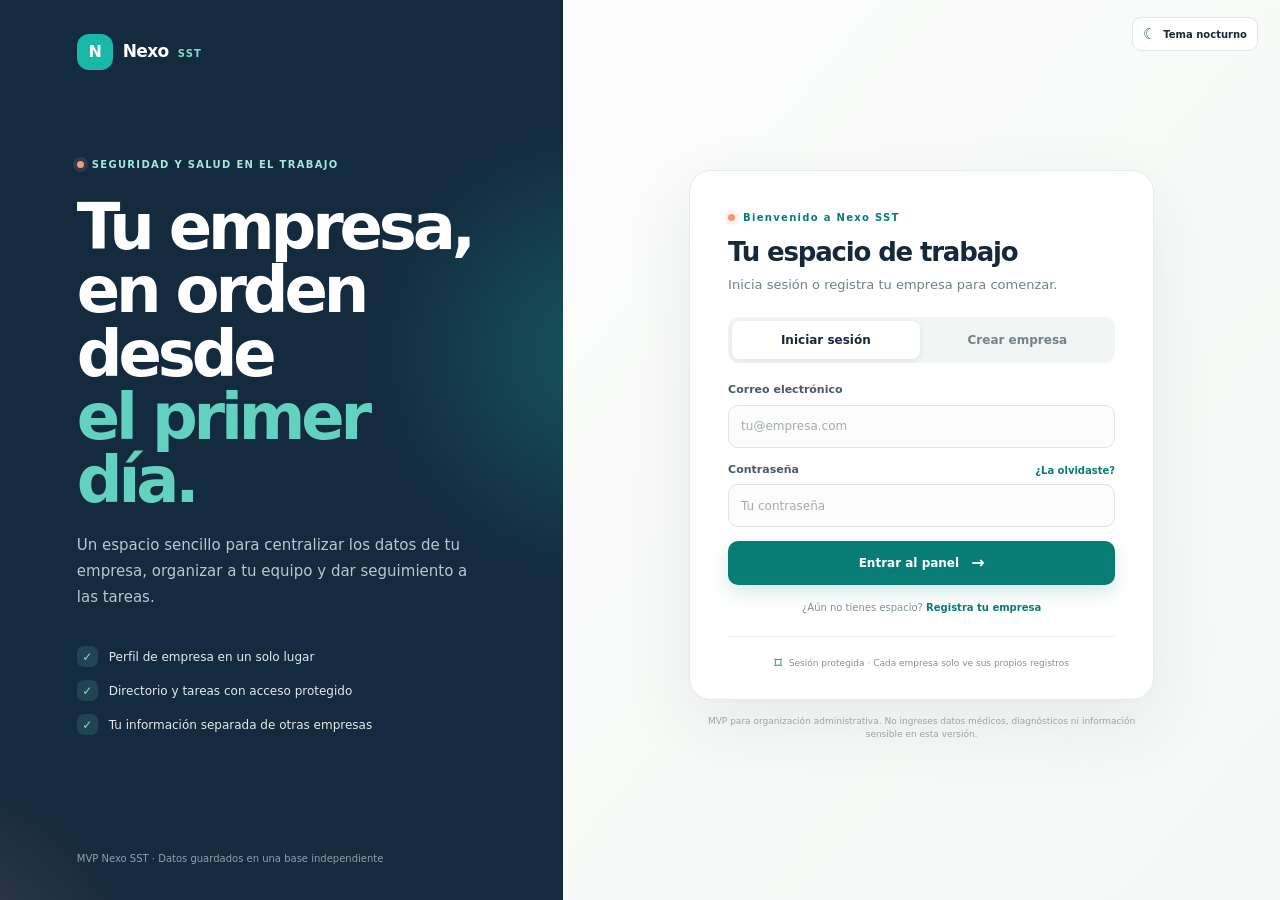
<file: app.html>
<!doctype html>
<html lang="es">
<head>
  <meta charset="utf-8">
  <meta name="viewport" content="width=device-width, initial-scale=1">
  <meta name="theme-color" content="#f5f7f5">
  <meta name="description" content="Nexo SST: registra tu empresa, organiza personal y da seguimiento a tareas de seguridad y salud en el trabajo.">
  <title>Nexo SST · Plataforma</title>
  <link rel="stylesheet" href="app.css">
  <script src="config.js"></script>
  <script src="app.js" defer></script>
</head>
<body>
  <div id="loading-screen" class="loading-screen">
    <div class="brand-lockup"><span class="brand-symbol">N</span><span>Nexo <b>SST</b></span></div>
    <div class="loader" aria-label="Cargando"></div>
    <p>Preparando tu espacio de trabajo…</p>
  </div>

  <section id="auth-screen" class="auth-layout hidden" aria-labelledby="auth-title">
    <aside class="auth-story">
      <a class="brand-lockup" href="/"><span class="brand-symbol">N</span><span>Nexo <b>SST</b></span></a>
      <div class="story-content">
        <span class="eyebrow light">SEGURIDAD Y SALUD EN EL TRABAJO</span>
        <h1>Tu empresa,<br>en orden desde<br><em>el primer día.</em></h1>
        <p>Un espacio sencillo para centralizar los datos de tu empresa, organizar a tu equipo y dar seguimiento a las tareas.</p>
        <div class="story-points">
          <div><span class="story-check">✓</span><span>Perfil de empresa en un solo lugar</span></div>
          <div><span class="story-check">✓</span><span>Directorio y tareas con acceso protegido</span></div>
          <div><span class="story-check">✓</span><span>Tu información separada de otras empresas</span></div>
        </div>
      </div>
      <div class="story-foot">MVP Nexo SST · Datos guardados en una base independiente</div>
      <div class="story-orb orb-one"></div><div class="story-orb orb-two"></div>
    </aside>

    <main class="auth-main">
      <button class="theme-toggle auth-theme-toggle" type="button" data-theme-toggle aria-label="Activar modo oscuro"><span class="theme-icon" data-theme-icon>☾</span><span data-theme-label>Modo oscuro</span></button>
      <div class="auth-card">
        <div class="auth-card-heading">
          <span class="eyebrow">Bienvenido a Nexo SST</span>
          <h2 id="auth-title">Tu espacio de trabajo</h2>
          <p id="auth-subtitle">Inicia sesión o registra tu empresa para comenzar.</p>
        </div>
        <div class="auth-tabs" role="tablist" aria-label="Acceso">
          <button type="button" class="auth-tab active" data-auth-tab="login" role="tab" aria-selected="true">Iniciar sesión</button>
          <button type="button" class="auth-tab" data-auth-tab="signup" role="tab" aria-selected="false">Crear empresa</button>
        </div>
        <div id="auth-notice" class="notice hidden" role="status" aria-live="polite"></div>

        <form id="login-form" class="form-stack" autocomplete="on">
          <div class="field"><label for="login-email">Correo electrónico</label><input id="login-email" name="email" type="email" autocomplete="email" placeholder="tu@empresa.com" required></div>
          <div class="field"><div class="label-row"><label for="login-password">Contraseña</label><button id="forgot-password" class="text-button" type="button">¿La olvidaste?</button></div><input id="login-password" name="password" type="password" autocomplete="current-password" placeholder="Tu contraseña" minlength="8" required></div>
          <button class="button primary full" type="submit"><span>Entrar al panel</span><span aria-hidden="true">→</span></button>
          <p class="form-hint">¿Aún no tienes espacio? <button type="button" class="text-button" data-go-signup>Registra tu empresa</button></p>
        </form>

        <form id="signup-form" class="form-stack hidden" autocomplete="on">
          <div class="form-section-label">Tu cuenta de administrador</div>
          <div class="field"><label for="signup-name">Nombre completo</label><input id="signup-name" name="full_name" autocomplete="name" placeholder="Nombre y apellido" required></div>
          <div class="field"><label for="signup-email">Correo de trabajo</label><input id="signup-email" name="email" type="email" autocomplete="email" placeholder="nombre@empresa.com" required></div>
          <div class="field"><label for="signup-password">Contraseña</label><input id="signup-password" name="password" type="password" autocomplete="new-password" minlength="8" placeholder="Mínimo 8 caracteres" required><small>Usa una contraseña única de al menos 8 caracteres.</small></div>
          <div class="form-section-label spaced">Datos básicos de la empresa</div>
          <div class="field"><label for="signup-legal-name">Razón social</label><input id="signup-legal-name" name="legal_name" placeholder="Como figura en el RUC" required></div>
          <div class="field split-fields"><div><label for="signup-ruc">RUC</label><input id="signup-ruc" name="ruc" inputmode="numeric" maxlength="11" placeholder="11 dígitos" required></div><div><label for="signup-sector">Sector</label><select id="signup-sector" name="sector" required><option value="">Selecciona</option><option>Servicios</option><option>Comercio</option><option>Manufactura</option><option>Construcción</option><option>Transporte y logística</option><option>Minería y energía</option><option>Salud</option><option>Educación</option><option>Otro</option></select></div></div>
          <div class="field split-fields"><div><label for="signup-employees">N.º de trabajadores</label><input id="signup-employees" name="employee_count" type="number" min="0" step="1" value="0" required></div><div><label for="signup-phone">Teléfono (opcional)</label><input id="signup-phone" name="phone" type="tel" autocomplete="tel" placeholder="+51 999 999 999"></div></div>
          <button class="button primary full" type="submit"><span>Crear cuenta y empresa</span><span aria-hidden="true">→</span></button>
          <p class="form-hint">Al continuar, confirmarás tu correo antes de entrar.</p>
        </form>

        <form id="reset-form" class="form-stack hidden" autocomplete="off">
          <div class="reset-icon">↻</div>
          <h3 class="reset-title">Crea una contraseña nueva</h3>
          <p class="muted small-copy">Elige una contraseña segura para volver a tu cuenta.</p>
          <div class="field"><label for="reset-password">Nueva contraseña</label><input id="reset-password" type="password" minlength="8" autocomplete="new-password" required></div>
          <button class="button primary full" type="submit">Guardar contraseña</button>
        </form>
        <div class="auth-security"><span class="lock-icon">⌑</span>Sesión protegida · Cada empresa solo ve sus propios registros</div>
      </div>
      <p class="auth-legal">MVP para organización administrativa. No ingreses datos médicos, diagnósticos ni información sensible en esta versión.</p>
    </main>
  </section>

  <div id="app-shell" class="app-shell hidden">
    <aside id="sidebar" class="sidebar">
      <div class="sidebar-top">
        <a class="brand-lockup" href="/"><span class="brand-symbol">N</span><span>Nexo <b>SST</b></span></a>
        <button id="mobile-nav-close" class="icon-button mobile-close" type="button" aria-label="Cerrar menú">×</button>
      </div>
      <div class="company-switcher"><span id="company-initials" class="company-monogram">—</span><span class="switcher-copy"><b id="sidebar-company-name">Mi empresa</b><small id="sidebar-company-ruc">Perfil de empresa</small></span><span class="switcher-dots">···</span></div>
      <div class="nav-caption">ESPACIO DE TRABAJO</div>
      <nav class="side-nav" aria-label="Menú principal">
        <button type="button" class="side-link active" data-view="dashboard"><span class="nav-icon">▦</span><span>Resumen</span></button>
        <button type="button" class="side-link" data-view="company"><span class="nav-icon">▤</span><span>Mi empresa</span></button>
        <button type="button" class="side-link" data-view="employees"><span class="nav-icon">♙</span><span>Personal</span><span id="employee-nav-count" class="nav-count">0</span></button>
        <button type="button" class="side-link" data-view="tasks"><span class="nav-icon">✓</span><span>Tareas</span><span id="task-nav-count" class="nav-count">0</span></button>
        <div class="nav-caption nav-caption-inline">MÓDULOS DE SST</div>
        <button type="button" class="side-link" data-module="iperc"><span class="nav-icon">▧</span><span>IPERC y riesgos</span><span class="nav-count" data-module-count="iperc">0</span></button>
        <button type="button" class="side-link" data-module="epp"><span class="nav-icon">⬡</span><span>Entrega de EPP</span><span class="nav-count" data-module-count="epp">0</span></button>
        <button type="button" class="side-link" data-module="committee"><span class="nav-icon">♧</span><span>Comité SST</span><span class="nav-count" data-module-count="committee">0</span></button>
        <button type="button" class="side-link" data-module="incidents"><span class="nav-icon">!</span><span>Incidentes</span><span class="nav-count" data-module-count="incidents">0</span></button>
        <button type="button" class="side-link" data-module="inspections"><span class="nav-icon">⌕</span><span>Inspecciones y mapa</span><span class="nav-count" data-module-count="inspections">0</span></button>
        <button type="button" class="side-link" data-module="emergency"><span class="nav-icon">◇</span><span>Emergencias</span><span class="nav-count" data-module-count="emergency">0</span></button>
        <button type="button" class="side-link" data-module="management_docs"><span class="nav-icon">▤</span><span>Plan anual y RISST</span><span class="nav-count" data-module-count="management_docs">0</span></button>
        <button type="button" class="side-link" data-module="audit_followup"><span class="nav-icon">↗</span><span>Auditorías y monitoreo</span><span class="nav-count" data-module-count="audit_followup">0</span></button>
        <button type="button" class="side-link" data-module="exam_schedule"><span class="nav-icon">◷</span><span>Exámenes · agenda</span><span class="nav-count" data-module-count="exam_schedule">0</span></button>
        <button type="button" class="side-link" data-module="training"><span class="nav-icon">▣</span><span>Capacitaciones</span><span class="nav-count" data-module-count="training">0</span></button>
        <button type="button" class="side-link" data-module="participation"><span class="nav-icon">☷</span><span>Participación</span><span class="nav-count" data-module-count="participation">0</span></button>
        <div class="nav-caption nav-caption-inline">HERRAMIENTAS</div>
        <button type="button" class="side-link" data-view="health"><span class="nav-icon">♡</span><span>Vigilancia de salud</span></button>
        <button type="button" class="side-link" data-view="evidence"><span class="nav-icon">▧</span><span>Carpeta de evidencia</span></button>
        <button type="button" class="side-link" data-view="roi"><span class="nav-icon">◌</span><span>Horas que vuelven</span></button>
      </nav>
      <div class="sidebar-bottom">
        <div class="help-card"><div class="help-icon">✦</div><b>Un paso a la vez</b><p>Completa tu perfil y añade las primeras tareas de seguimiento.</p><button type="button" data-view="company">Revisar mi empresa <span>→</span></button></div>
        <div class="user-strip"><span id="user-avatar" class="user-avatar">U</span><span class="user-details"><b id="user-name">Usuario</b><small id="user-email">correo@empresa.com</small></span><button id="logout-button" class="icon-button logout" type="button" aria-label="Cerrar sesión" title="Cerrar sesión">↗</button></div>
      </div>
    </aside>
    <div id="mobile-overlay" class="mobile-overlay"></div>
    <main class="workspace">
      <header class="topbar">
        <div class="topbar-left"><button id="mobile-nav-open" class="icon-button mobile-open" type="button" aria-label="Abrir menú">☰</button><div><span class="breadcrumb">Nexo SST <span>/</span> <b id="breadcrumb-current">Resumen</b></span><h1 id="page-title">Resumen</h1></div></div>
        <div class="topbar-right"><button class="theme-toggle" type="button" data-theme-toggle aria-label="Activar modo oscuro"><span class="theme-icon" data-theme-icon>☾</span><span data-theme-label>Noche</span></button><span class="secure-chip"><i></i> Datos privados de tu empresa</span><span id="topbar-avatar" class="top-avatar">U</span></div>
      </header>
      <div id="global-message" class="global-message hidden" role="status" aria-live="polite"></div>

      <section id="view-dashboard" class="view-section">
        <div class="welcome-row"><div><p class="date-kicker" id="today-label">TU ESPACIO DE TRABAJO</p><h2>Hola, <span id="welcome-name">—</span> <span class="wave">✦</span></h2><p class="view-lede">Aquí tienes el estado general de <b id="welcome-company">tu empresa</b>.</p></div><button type="button" class="button primary" data-view="tasks"><span>＋ Nueva tarea</span></button></div>
        <div class="stat-grid">
          <article class="stat-card"><div class="stat-card-top"><span>Personal registrado</span><span class="stat-icon mint">♙</span></div><strong id="stat-employees">0</strong><small><span id="stat-active">0 activos</span> en tu directorio</small></article>
          <article class="stat-card"><div class="stat-card-top"><span>Tareas pendientes</span><span class="stat-icon coral">✓</span></div><strong id="stat-pending">0</strong><small>Para dar seguimiento</small></article>
          <article class="stat-card"><div class="stat-card-top"><span>Fuera de plazo</span><span class="stat-icon amber">◷</span></div><strong id="stat-overdue">0</strong><small>Revisa las fechas próximas</small></article>
          <article class="stat-card profile-stat"><div class="stat-card-top"><span>Perfil de empresa</span><span class="stat-icon blue">▤</span></div><strong id="stat-profile">—</strong><small id="stat-profile-hint">Completa tu información</small></article>
        </div>
        <div class="dashboard-grid">
          <section class="panel task-panel"><div class="panel-heading"><div><span class="panel-kicker">SEGUIMIENTO</span><h3>Tareas próximas</h3></div><button class="inline-link" type="button" data-view="tasks">Ver todas <span>→</span></button></div><div id="dashboard-task-list" class="compact-list"></div><div id="dashboard-empty" class="empty-state compact-empty hidden"><span class="empty-symbol">✓</span><b>Aún no hay tareas</b><p>Crea una tarea para empezar a organizar el seguimiento.</p><button type="button" class="button secondary small-button" data-view="tasks">Crear primera tarea</button></div></section>
          <section class="panel company-panel"><div class="panel-heading"><div><span class="panel-kicker">IDENTIDAD</span><h3>Tu empresa</h3></div><button class="round-link" type="button" data-view="company" aria-label="Editar empresa">↗</button></div><div class="company-summary"><span id="dashboard-company-initials" class="company-hero-mark">N</span><div><b id="dashboard-company-name">Mi empresa</b><small id="dashboard-company-sector">Completa tu perfil</small></div></div><div class="summary-row"><span>RUC</span><b id="dashboard-company-ruc">—</b></div><div class="summary-row"><span>Trabajadores</span><b id="dashboard-company-employees">0</b></div><div class="summary-row"><span>Contacto</span><b id="dashboard-company-contact">—</b></div><button type="button" class="button secondary full-button" data-view="company">Ver datos de empresa <span>→</span></button></section>
        </div>
        <section class="panel quick-modules-panel"><div class="panel-heading"><div><span class="panel-kicker">ACCESOS RÁPIDOS</span><h3>Módulos de tu sistema de SST</h3></div></div><div id="dashboard-module-shortcuts" class="quick-modules"></div></section>
        <div class="notice-bar"><span class="notice-bar-icon">ⓘ</span><span><b>Privacidad:</b> no ingreses diagnósticos, resultados clínicos ni historias médicas. Exámenes se limita a programación y seguimiento administrativo.</span></div>
      </section>

      <section id="view-company" class="view-section hidden">
        <div class="view-intro"><span class="eyebrow">DATOS GENERALES</span><h2>Perfil de empresa</h2><p>Actualiza la información administrativa de tu organización.</p></div>
        <form id="company-form" class="panel profile-form">
          <div class="form-panel-heading"><div><h3>Información de la empresa</h3><p>Los campos marcados con * son obligatorios.</p></div><span class="verified-pill"><i></i> Solo visible para tu cuenta</span></div>
          <div class="form-grid">
            <div class="field"><label for="company-legal-name">Razón social *</label><input id="company-legal-name" name="legal_name" required></div>
            <div class="field"><label for="company-commercial-name">Nombre comercial</label><input id="company-commercial-name" name="commercial_name"></div>
            <div class="field"><label for="company-ruc">RUC *</label><input id="company-ruc" name="ruc" inputmode="numeric" maxlength="11" required></div>
            <div class="field"><label for="company-sector">Sector *</label><select id="company-sector" name="sector" required><option value="">Selecciona</option><option>Servicios</option><option>Comercio</option><option>Manufactura</option><option>Construcción</option><option>Transporte y logística</option><option>Minería y energía</option><option>Salud</option><option>Educación</option><option>Otro</option></select></div>
            <div class="field"><label for="company-employee-count">Número de trabajadores *</label><input id="company-employee-count" name="employee_count" type="number" min="0" step="1" required></div>
            <div class="field"><label for="company-address">Dirección (opcional)</label><input id="company-address" name="address" autocomplete="street-address"></div>
            <div class="field"><label for="company-contact-name">Persona de contacto *</label><input id="company-contact-name" name="contact_name" required></div>
            <div class="field"><label for="company-contact-email">Correo de contacto *</label><input id="company-contact-email" name="contact_email" type="email" required></div>
            <div class="field"><label for="company-phone">Teléfono</label><input id="company-phone" name="phone" type="tel"></div>
          </div>
          <div class="form-actions"><span id="company-updated" class="save-hint">Los cambios se guardan en tu espacio privado.</span><button class="button primary" type="submit">Guardar cambios <span>→</span></button></div>
        </form>
      </section>

      <section id="view-employees" class="view-section hidden">
        <div class="view-intro view-intro-row"><div><span class="eyebrow">DIRECTORIO</span><h2>Personal</h2><p>Gestiona un directorio básico de las personas de tu empresa.</p></div><button id="toggle-employee-form" type="button" class="button primary">＋ Agregar persona</button></div>
        <form id="employee-form" class="panel inline-create hidden">
          <div class="form-panel-heading"><div><h3 id="employee-form-title">Agregar persona</h3><p>Guarda solo datos de contacto y trabajo en esta versión.</p></div><button type="button" id="cancel-employee" class="icon-button" aria-label="Cerrar formulario">×</button></div>
          <input type="hidden" name="id">
          <div class="form-grid compact-grid"><div class="field"><label for="employee-name">Nombre completo *</label><input id="employee-name" name="full_name" required></div><div class="field"><label for="employee-email">Correo (opcional)</label><input id="employee-email" name="email" type="email"></div><div class="field"><label for="employee-position">Puesto</label><input id="employee-position" name="position"></div><div class="field"><label for="employee-area">Área o sede</label><input id="employee-area" name="area"></div><div class="field"><label for="employee-status">Estado</label><select id="employee-status" name="status"><option value="active">Activo</option><option value="inactive">Inactivo</option></select></div></div>
          <div class="form-actions"><button type="button" id="cancel-employee-text" class="button secondary">Cancelar</button><button class="button primary" type="submit">Guardar persona</button></div>
        </form>
        <div class="panel table-panel"><div class="panel-heading"><div><span class="panel-kicker">EQUIPO</span><h3>Personas registradas <span id="employee-count-label" class="count-badge">0</span></h3></div><div class="search-box"><span>⌕</span><input id="employee-search" type="search" placeholder="Buscar persona…" aria-label="Buscar persona"></div></div><div class="table-scroll"><table><thead><tr><th>PERSONA</th><th>PUESTO</th><th>ÁREA</th><th>ESTADO</th><th class="actions-cell">ACCIONES</th></tr></thead><tbody id="employee-table-body"></tbody></table></div><div id="employee-empty" class="empty-state hidden"><span class="empty-symbol">♙</span><b>Tu directorio está vacío</b><p>Agrega una persona para organizar el equipo de tu empresa.</p><button type="button" id="empty-add-employee" class="button secondary small-button">＋ Agregar persona</button></div></div>
      </section>

      <section id="view-tasks" class="view-section hidden">
        <div class="view-intro view-intro-row"><div><span class="eyebrow">ORGANIZACIÓN</span><h2>Tareas</h2><p>Registra acciones y fechas para mantener visible el seguimiento.</p></div><button id="toggle-task-form" type="button" class="button primary">＋ Nueva tarea</button></div>
        <form id="task-form" class="panel inline-create hidden">
          <div class="form-panel-heading"><div><h3 id="task-form-title">Crear tarea</h3><p>Asigna una prioridad y, si corresponde, una fecha de vencimiento.</p></div><button type="button" id="cancel-task" class="icon-button" aria-label="Cerrar formulario">×</button></div>
          <input type="hidden" name="id">
          <div class="form-grid compact-grid"><div class="field"><label for="task-title">Tarea *</label><input id="task-title" name="title" placeholder="Ej.: Revisar plan anual de SST" required></div><div class="field"><label for="task-due-date">Fecha objetivo</label><input id="task-due-date" name="due_date" type="date"></div><div class="field"><label for="task-priority">Prioridad</label><select id="task-priority" name="priority"><option value="normal">Normal</option><option value="high">Alta</option><option value="urgent">Urgente</option></select></div><div class="field"><label for="task-assigned-to">Responsable</label><input id="task-assigned-to" name="assigned_to" placeholder="Nombre (opcional)"></div><div class="field full-field"><label for="task-description">Descripción (opcional)</label><textarea id="task-description" name="description" rows="2" placeholder="Añade un detalle para el seguimiento…"></textarea></div></div>
          <div class="form-actions"><button type="button" id="cancel-task-text" class="button secondary">Cancelar</button><button class="button primary" type="submit">Guardar tarea</button></div>
        </form>
        <div class="task-filter-row"><div id="task-filters" class="filter-tabs"><button type="button" class="filter-tab active" data-filter="all">Todas <span id="filter-all-count">0</span></button><button type="button" class="filter-tab" data-filter="pending">Pendientes <span id="filter-pending-count">0</span></button><button type="button" class="filter-tab" data-filter="done">Completadas <span id="filter-done-count">0</span></button></div></div>
        <div id="task-list" class="task-list"></div>
        <div id="task-empty" class="panel empty-state hidden"><span class="empty-symbol">✓</span><b>No hay tareas en esta vista</b><p>Agrega una tarea para comenzar tu seguimiento.</p><button type="button" id="empty-add-task" class="button secondary small-button">＋ Crear tarea</button></div>
      </section>

      <section id="view-module" class="view-section hidden">
        <div class="view-intro view-intro-row"><div><span id="module-eyebrow" class="eyebrow">MÓDULO SST</span><h2 id="module-title">IPERC y riesgos</h2><p id="module-description">Ordena registros y evidencia.</p></div><button id="toggle-record-form" type="button" class="button primary">＋ Nuevo registro</button></div>
        <div id="module-privacy-note" class="module-privacy-note hidden"></div>
        <div class="module-stat-row"><div class="module-stat"><small>Registros del módulo</small><b id="module-record-total">0</b></div><div class="module-stat"><small>Pendientes</small><b id="module-record-open">0</b></div><div class="module-stat"><small>Vencidos</small><b id="module-record-overdue">0</b></div><span id="module-action-hint">Adjunta documentos para mantener la evidencia junto al registro.</span></div>
        <div id="iperc-workbench" class="iperc-workbench hidden">
          <section class="panel iperc-methodology-panel">
            <div class="panel-heading"><div><span class="panel-kicker">CÁLCULO DE RIESGOS</span><h3>Metodología de tu empresa</h3><p id="iperc-methodology-status" class="iperc-selected-meta">Configura la escala, fórmula y bandas antes de calcular niveles.</p></div><button id="configure-iperc-methodology" type="button" class="button secondary">＋ Configurar método</button></div>
            <div id="iperc-methodology-summary" class="iperc-methodology-summary"></div>
            <form id="iperc-methodology-form" class="iperc-form hidden">
              <div class="form-panel-heading"><div><h3 id="iperc-methodology-form-title">Configurar metodología IPERC</h3><p>La configuración queda en cada versión; los cambios no reinterpretan valoraciones históricas.</p></div><button id="cancel-iperc-methodology" type="button" class="icon-button" aria-label="Cerrar configuración">×</button></div>
              <button id="load-iperc-methodology-example" type="button" class="button secondary small-button">Cargar ejemplo editable 1–5 · P × S</button>
              <div class="form-grid compact-grid">
                <div class="field full-field"><label for="iperc-methodology-type">Plantilla de cálculo *</label><select id="iperc-methodology-type" name="methodology_type" required><option value="configurable_ps">Método configurable P × S</option><option value="rm050_abcd">Plantilla referencial A + B + C + D · R.M. 050-2013-TR</option><option value="company_custom">Metodología personalizada de la empresa</option></select><small>Elige una base; la empresa conserva su criterio y sus bandas. Nexo no certifica equivalencia normativa.</small></div>
                <div id="iperc-rm050-guide" class="iperc-reference-guide full-field hidden"><b>Plantilla referencial — Anexo 3</b><span>A: personas expuestas · B: procedimientos existentes · C: capacitación · D: exposición.</span><span>Probabilidad P = A + B + C + D; riesgo = P × severidad. Se adapta a cuatro bandas configurables en Nexo; no es una reproducción literal de todas las categorías del formato referencial.</span></div>
                <div class="field full-field"><label for="iperc-methodology-name">Nombre de la metodología *</label><input id="iperc-methodology-name" name="methodology_name" required maxlength="120" placeholder="Ej.: IPERC corporativo"></div>
                <div class="field"><label for="iperc-probability-min">Probabilidad · mínimo *</label><input id="iperc-probability-min" name="probability_min" type="number" min="0" max="99" step="1" required></div>
                <div class="field"><label for="iperc-probability-max">Probabilidad · máximo *</label><input id="iperc-probability-max" name="probability_max" type="number" min="1" max="100" step="1" required></div>
                <div class="field full-field"><label for="iperc-probability-notes">Significado / componentes de probabilidad</label><input id="iperc-probability-notes" name="probability_scale_notes" maxlength="500" placeholder="Describe las categorías y criterios de tu empresa"></div>
                <div class="field"><label for="iperc-severity-min">Severidad · mínimo *</label><input id="iperc-severity-min" name="severity_min" type="number" min="0" max="99" step="1" required></div>
                <div class="field"><label for="iperc-severity-max">Severidad · máximo *</label><input id="iperc-severity-max" name="severity_max" type="number" min="1" max="100" step="1" required></div>
                <div class="field full-field"><label for="iperc-severity-notes">Significado de severidad</label><input id="iperc-severity-notes" name="severity_scale_notes" maxlength="500" placeholder="Describe las categorías de severidad"></div>
                <div class="field full-field"><label for="iperc-risk-formula">Fórmula de cálculo *</label><input id="iperc-risk-formula" name="formula" required maxlength="80" placeholder="P * S"><small>Usa P y S, números, paréntesis y operadores +, −, ×, ÷. Para A+B+C+D, P es la suma de esos índices.</small></div>
                <div class="field"><label for="iperc-level-1-label">Nombre nivel 1 *</label><input id="iperc-level-1-label" name="level_1_label" required maxlength="40"></div>
                <div class="field"><label for="iperc-level-1-max">Hasta puntaje *</label><input id="iperc-level-1-max" name="level_1_max" type="number" min="0" step="0.01" required></div>
                <div class="field"><label for="iperc-level-2-label">Nombre nivel 2 *</label><input id="iperc-level-2-label" name="level_2_label" required maxlength="40"></div>
                <div class="field"><label for="iperc-level-2-max">Hasta puntaje *</label><input id="iperc-level-2-max" name="level_2_max" type="number" min="0" step="0.01" required></div>
                <div class="field"><label for="iperc-level-3-label">Nombre nivel 3 *</label><input id="iperc-level-3-label" name="level_3_label" required maxlength="40"></div>
                <div class="field"><label for="iperc-level-3-max">Hasta puntaje *</label><input id="iperc-level-3-max" name="level_3_max" type="number" min="0" step="0.01" required></div>
                <div class="field"><label for="iperc-level-4-label">Nombre nivel 4 *</label><input id="iperc-level-4-label" name="level_4_label" required maxlength="40"></div>
                <div class="field"><label for="iperc-significant-from-level">Significativo desde *</label><select id="iperc-significant-from-level" name="significant_from_level" required><option value="1">Nivel 1</option><option value="2">Nivel 2</option><option value="3">Nivel 3</option><option value="4">Nivel 4</option></select></div>
                <div id="iperc-methodology-preview" class="iperc-methodology-preview full-field">Completa escalas, fórmula y bandas para validar el método.</div>
              </div>
              <div class="form-actions"><button id="cancel-iperc-methodology-text" type="button" class="button secondary">Cancelar</button><button class="button primary" type="submit">Guardar metodología</button></div>
            </form>
            <div class="iperc-methodology-footnote">La empresa define la metodología. Nexo calcula el resultado matemático configurado; no valida que la metodología sea adecuada ni sustituye la revisión del responsable de SST.</div>
          </section>
          <div class="iperc-summary-grid">
            <article class="iperc-summary-card"><small>Matrices / versiones</small><b id="iperc-matrix-count">0</b><span>Historial conservado</span></article>
            <article class="iperc-summary-card"><small>Revisión vencida o próxima</small><b id="iperc-review-alert-count">0</b><span>Próximos 30 días</span></article>
            <article class="iperc-summary-card"><small>Acciones abiertas</small><b id="iperc-open-hazards-count">0</b><span>Controles por seguir</span></article>
          </div>
          <section class="panel iperc-matrices-panel">
            <div class="panel-heading"><div><span class="panel-kicker">MATRICES Y VERSIONES</span><h3>IPERC por sede y proceso</h3></div><button id="create-iperc-matrix" type="button" class="button primary">＋ Nueva matriz</button></div>
            <form id="iperc-matrix-form" class="iperc-form hidden">
              <div class="form-panel-heading"><div><h3 id="iperc-matrix-form-title">Nueva matriz IPERC</h3><p id="iperc-matrix-form-hint">Define su alcance, versión, responsables y archivo original.</p></div><button id="cancel-iperc-matrix" type="button" class="icon-button" aria-label="Cerrar formulario">×</button></div>
              <input type="hidden" name="id"><input type="hidden" name="matrix_group_id"><input type="hidden" name="version_number"><input type="hidden" name="source_matrix_id">
              <div class="form-grid compact-grid">
                <div class="field"><label for="iperc-matrix-title">Nombre de la matriz *</label><input id="iperc-matrix-title" name="title" required placeholder="Ej.: IPERC de operaciones"></div>
                <div class="field"><label for="iperc-matrix-site">Sede / área</label><input id="iperc-matrix-site" name="site" placeholder="Sede o área"></div>
                <div class="field"><label for="iperc-matrix-process">Proceso</label><input id="iperc-matrix-process" name="process" placeholder="Proceso evaluado"></div>
                <div class="field"><label for="iperc-matrix-prepared-on">Fecha de elaboración</label><input id="iperc-matrix-prepared-on" name="prepared_on" type="date"></div>
                <div class="field"><label for="iperc-matrix-prepared-by">Responsable de elaboración</label><input id="iperc-matrix-prepared-by" name="prepared_by" placeholder="Nombre o cargo"></div>
                <div class="field"><label for="iperc-matrix-responsible">Responsable de revisión</label><input id="iperc-matrix-responsible" name="responsible" placeholder="Nombre o cargo"></div>
                <div class="field"><label for="iperc-matrix-review-date">Próxima revisión</label><input id="iperc-matrix-review-date" name="review_date" type="date"></div>
                <div class="field"><label for="iperc-matrix-approval-status">Estado de aprobación</label><select id="iperc-matrix-approval-status" name="approval_status"><option value="draft">Borrador</option><option value="in_review">En revisión</option><option value="approved">Aprobada</option></select></div>
                <div class="field"><label for="iperc-matrix-approved-by">Aprobado por</label><input id="iperc-matrix-approved-by" name="approved_by" placeholder="Nombre o cargo"></div>
                <div class="field full-field"><label for="iperc-matrix-change-reason">Motivo de esta versión *</label><textarea id="iperc-matrix-change-reason" name="change_reason" rows="2" required placeholder="Versión inicial o cambios respecto de la versión anterior"></textarea></div>
                <div class="field full-field"><label for="iperc-matrix-approval-note">Constancia / observación de aprobación</label><textarea id="iperc-matrix-approval-note" name="approval_note" rows="2" placeholder="Referencia administrativa de la aprobación; no equivale a firma digital."></textarea></div>
                <div class="field full-field"><label for="iperc-matrix-methodology">Nota sobre la metodología de esta matriz</label><textarea id="iperc-matrix-methodology" name="methodology_notes" rows="2" placeholder="Observaciones de alcance o aplicación del método seleccionado."></textarea></div>
                <div class="field full-field"><label for="iperc-matrix-notes">Notas administrativas</label><textarea id="iperc-matrix-notes" name="notes" rows="2" placeholder="Alcance y observaciones. No ingreses datos médicos."></textarea></div>
                <div id="iperc-matrix-file-wrap" class="field full-field"><label for="iperc-matrix-file">Archivo original de esta versión (PDF, Excel o CSV, máx. 15 MB) *</label><input id="iperc-matrix-file" name="file" type="file" accept=".pdf,.xls,.xlsx,.csv"><small id="iperc-matrix-file-help">El archivo se conserva como evidencia privada y queda asociado a esta versión.</small></div>
                <div class="field full-field"><label for="iperc-matrix-approval-file">Constancia de aprobación (opcional)</label><input id="iperc-matrix-approval-file" name="approval_file" type="file" accept=".pdf,.jpg,.jpeg,.png"><small id="iperc-matrix-approval-file-help">Adjunta un acta o constancia administrativa. La app no genera ni valida firmas electrónicas.</small></div>
              </div>
              <div class="form-actions"><button id="cancel-iperc-matrix-text" type="button" class="button secondary">Cancelar</button><button class="button primary" type="submit">Guardar versión</button></div>
            </form>
            <div id="iperc-matrix-list" class="iperc-version-list"></div>
            <div id="iperc-matrix-empty" class="empty-state hidden"><span class="empty-symbol">▧</span><b>Aún no hay matrices</b><p>Crea una matriz, carga el archivo y registra los peligros y controles por puesto.</p><button id="iperc-empty-create" type="button" class="button secondary small-button">＋ Crear matriz</button></div>
          </section>
          <section id="iperc-risk-section" class="panel iperc-risk-panel hidden">
            <div class="panel-heading"><div><span class="panel-kicker">PELIGROS, RIESGOS Y CONTROLES</span><h3 id="iperc-selected-title">Selecciona una matriz</h3><p id="iperc-selected-meta" class="iperc-selected-meta"></p></div><div class="iperc-heading-actions"><button id="export-iperc-risks" type="button" class="button secondary">Descargar CSV</button><button id="create-iperc-risk" type="button" class="button primary">＋ Añadir riesgo</button></div></div>
            <div id="iperc-scale-note" class="iperc-scale-note">El nivel calculado depende de la metodología y los factores que configure la empresa; no es un dictamen técnico ni una certificación legal.</div>
            <div class="iperc-residual-caveat">El nivel residual es una valoración registrada por el usuario; no demuestra que las medidas estén implementadas ni que los controles sean eficaces. Confirma en campo el estado y la evidencia antes de tratarlos como implementados o verificados.</div>
            <form id="iperc-risk-form" class="iperc-form hidden">
              <div class="form-panel-heading"><div><h3 id="iperc-risk-form-title">Añadir riesgo</h3><p>Registra una actividad, su contexto, evaluación y controles con seguimiento.</p></div><button id="cancel-iperc-risk" type="button" class="icon-button" aria-label="Cerrar formulario">×</button></div>
              <input type="hidden" name="id"><input type="hidden" name="matrix_id">
              <div class="form-grid compact-grid">
                <div class="field"><label for="iperc-risk-position">Puesto de trabajo *</label><input id="iperc-risk-position" name="job_position" required placeholder="Puesto evaluado"></div>
                <div class="field"><label for="iperc-risk-activity">Actividad / tarea *</label><input id="iperc-risk-activity" name="activity" required placeholder="Ej.: mantenimiento de equipo"></div>
                <div class="field"><label for="iperc-risk-activity-type">Tipo de actividad *</label><select id="iperc-risk-activity-type" name="activity_type" required><option value="">Selecciona</option><option value="routine">Rutinaria</option><option value="non_routine">No rutinaria</option><option value="emergency">Emergencia</option></select></div>
                <div class="field"><label for="iperc-risk-exposed-count">Número de expuestos</label><input id="iperc-risk-exposed-count" name="exposed_count" type="number" min="1" step="1" placeholder="Personas potencialmente afectadas"><small id="iperc-exposed-count-help">Dato de contexto para la matriz; en la plantilla A+B+C+D determina el índice A.</small></div>
                <div class="field full-field iperc-suggestion-control">
                  <div class="iperc-suggestion-toolbar"><div><b>¿Quieres ideas para identificar peligros?</b><small>Elige una sugerencia: se carga como borrador para revisar, no como riesgo validado.</small></div><button id="toggle-iperc-suggestions" type="button" class="button secondary small-button" aria-expanded="false" aria-controls="iperc-suggestions-panel">Mostrar sugerencias</button></div>
                  <div id="iperc-suggestions-panel" class="iperc-suggestion-panel hidden"><p id="iperc-suggestions-hint">Escribe una actividad para filtrar sugerencias o deja el campo vacío para ver el catálogo general de construcción y mantenimiento.</p><div id="iperc-suggestions-list" class="iperc-suggestion-list"></div></div>
                </div>
                <div class="field"><label for="iperc-risk-hazard">Peligro *</label><input id="iperc-risk-hazard" name="hazard" required placeholder="Fuente o situación peligrosa"></div>
                <div class="field"><label for="iperc-risk-hazard-type">Tipo de peligro *</label><select id="iperc-risk-hazard-type" name="hazard_type" required><option value="">Selecciona</option><option value="physical">Físico</option><option value="chemical">Químico</option><option value="biological">Biológico</option><option value="ergonomic">Ergonómico / disergonómico</option><option value="psychosocial">Psicosocial</option><option value="mechanical">Mecánico</option><option value="electrical">Eléctrico</option><option value="locative">Locativo</option><option value="natural">Natural / ambiental</option><option value="other">Otro</option></select></div>
                <div class="field"><label for="iperc-risk-event">Riesgo / evento potencial</label><input id="iperc-risk-event" name="risk_event" placeholder="Evento posible ante la exposición"></div>
                <div class="field full-field"><label for="iperc-risk-consequences">Daño potencial / consecuencias posibles</label><textarea id="iperc-risk-consequences" name="consequences" rows="2" placeholder="Consecuencia potencial sobre seguridad o salud, sin datos clínicos personales"></textarea></div>
                <div class="field full-field"><label for="iperc-risk-legal-reference">Referencia normativa (opcional)</label><input id="iperc-risk-legal-reference" name="legal_reference" maxlength="500" placeholder="Norma, artículo u otra referencia ingresada por la empresa"><small>Dato documental opcional: no se evalúa ni valida automáticamente como cumplimiento legal.</small></div>
                <div class="field"><label for="iperc-risk-significance-override">Riesgo significativo</label><select id="iperc-risk-significance-override" name="significant_risk_override"><option value="">Según umbral de esta metodología</option><option value="true">Sí · anulación manual</option><option value="false">No · anulación manual</option></select></div>
                <div class="field full-field"><label for="iperc-risk-significance-reason">Motivo si se fuerza Sí / No</label><input id="iperc-risk-significance-reason" name="significance_override_reason" maxlength="500" placeholder="Explica brevemente el criterio de la empresa"></div>
                <div class="field full-field iperc-suggestion-control">
                  <div class="iperc-control-editor-heading"><div><b>Controles y medidas</b><small>Agrega una fila por control; clasifica por jerarquía y separa controles existentes de acciones planificadas.</small></div><button id="add-iperc-control" type="button" class="button secondary small-button">＋ Añadir control</button></div>
                  <div id="iperc-control-editor-list" class="iperc-control-editor-list"></div>
                </div>
                <details class="iperc-legacy-fields full-field"><summary>Texto de controles heredado (solo para conservar/editar registros anteriores)</summary><div class="form-grid compact-grid"><div class="field full-field"><label for="iperc-risk-existing-controls">Controles existentes en texto anterior</label><textarea id="iperc-risk-existing-controls" name="existing_controls" rows="2"></textarea></div><div class="field full-field"><label for="iperc-risk-additional-controls">Medidas adicionales en texto anterior</label><textarea id="iperc-risk-additional-controls" name="additional_controls" rows="2"></textarea></div></div></details>
                <fieldset id="iperc-risk-score-fields" class="iperc-score-fieldset full-field hidden"><legend>Cálculo P × S · método fijado en esta versión</legend><div class="form-grid compact-grid"><div class="field"><label for="iperc-risk-initial-probability">Probabilidad inicial *</label><input id="iperc-risk-initial-probability" name="initial_probability" data-risk-factor type="number" step="1"></div><div class="field"><label for="iperc-risk-initial-severity">Severidad inicial *</label><input id="iperc-risk-initial-severity" name="initial_severity" data-risk-factor type="number" step="1"></div><div class="field"><label for="iperc-risk-residual-probability">Probabilidad residual *</label><input id="iperc-risk-residual-probability" name="residual_probability" data-risk-factor type="number" step="1"></div><div class="field"><label for="iperc-risk-residual-severity">Severidad residual *</label><input id="iperc-risk-residual-severity" name="residual_severity" data-risk-factor type="number" step="1"></div></div></fieldset>
                <fieldset id="iperc-risk-abcd-fields" class="iperc-score-fieldset full-field hidden"><legend>Índices A + B + C + D · cálculo referencial</legend><div class="iperc-abcd-grid"><div class="iperc-abcd-stage"><b>Evaluación inicial</b><div class="form-grid compact-grid"><div class="field"><label for="iperc-initial-index-a">A · Personas expuestas</label><select id="iperc-initial-index-a" name="initial_index_a" data-risk-index><option value="">—</option><option value="1">1 · 1–3 personas</option><option value="2">2 · 4–12 personas</option><option value="3">3 · más de 12</option></select></div><div class="field"><label for="iperc-initial-index-b">B · Procedimientos</label><select id="iperc-initial-index-b" name="initial_index_b" data-risk-index><option value="">—</option><option value="1">1 · Satisfactorios</option><option value="2">2 · Parciales</option><option value="3">3 · Inexistentes / insuficientes</option></select></div><div class="field"><label for="iperc-initial-index-c">C · Capacitación</label><select id="iperc-initial-index-c" name="initial_index_c" data-risk-index><option value="">—</option><option value="1">1 · Entrenado</option><option value="2">2 · Parcial</option><option value="3">3 · Sin entrenamiento</option></select></div><div class="field"><label for="iperc-initial-index-d">D · Exposición</label><select id="iperc-initial-index-d" name="initial_index_d" data-risk-index><option value="">—</option><option value="1">1 · Esporádica</option><option value="2">2 · Eventual</option><option value="3">3 · Permanente</option></select></div><div class="field"><label for="iperc-risk-initial-severity-abcd">Severidad inicial *</label><select id="iperc-risk-initial-severity-abcd" name="initial_severity_abcd" data-risk-factor><option value="">Selecciona</option><option value="1">1 · Ligeramente dañino</option><option value="2">2 · Dañino</option><option value="3">3 · Extremadamente dañino</option></select></div></div><div class="iperc-sum-note" id="iperc-initial-abcd-sum">P inicial = A + B + C + D</div></div><div class="iperc-abcd-stage"><b>Evaluación residual</b><div class="form-grid compact-grid"><div class="field"><label for="iperc-residual-index-a">A · Personas expuestas</label><select id="iperc-residual-index-a" name="residual_index_a" data-risk-index><option value="">—</option><option value="1">1 · 1–3 personas</option><option value="2">2 · 4–12 personas</option><option value="3">3 · más de 12</option></select></div><div class="field"><label for="iperc-residual-index-b">B · Procedimientos</label><select id="iperc-residual-index-b" name="residual_index_b" data-risk-index><option value="">—</option><option value="1">1 · Satisfactorios</option><option value="2">2 · Parciales</option><option value="3">3 · Inexistentes / insuficientes</option></select></div><div class="field"><label for="iperc-residual-index-c">C · Capacitación</label><select id="iperc-residual-index-c" name="residual_index_c" data-risk-index><option value="">—</option><option value="1">1 · Entrenado</option><option value="2">2 · Parcial</option><option value="3">3 · Sin entrenamiento</option></select></div><div class="field"><label for="iperc-residual-index-d">D · Exposición</label><select id="iperc-residual-index-d" name="residual_index_d" data-risk-index><option value="">—</option><option value="1">1 · Esporádica</option><option value="2">2 · Eventual</option><option value="3">3 · Permanente</option></select></div><div class="field"><label for="iperc-risk-residual-severity-abcd">Severidad residual *</label><select id="iperc-risk-residual-severity-abcd" name="residual_severity_abcd" data-risk-factor><option value="">Selecciona</option><option value="1">1 · Ligeramente dañino</option><option value="2">2 · Dañino</option><option value="3">3 · Extremadamente dañino</option></select></div></div><div class="iperc-sum-note" id="iperc-residual-abcd-sum">P residual = A + B + C + D</div></div></div><div id="iperc-calculation-preview" class="iperc-calculation-preview">Completa los factores para calcular los niveles inicial y residual.</div></fieldset>
                <div id="iperc-risk-score-unavailable" class="iperc-score-unavailable full-field">Para calcular niveles, fija una metodología en una nueva versión. Las valoraciones históricas en texto se conservan sin conversión.</div>
                <div class="field"><label for="iperc-risk-initial-rating">Nota de valoración inicial histórica (opcional)</label><input id="iperc-risk-initial-rating" name="initial_rating" placeholder="Texto histórico, sin conversión"></div>
                <div class="field"><label for="iperc-risk-residual-rating">Nota de valoración residual histórica (opcional)</label><input id="iperc-risk-residual-rating" name="residual_rating" placeholder="Texto histórico, sin conversión"></div>
                <div class="field"><label for="iperc-risk-responsible">Responsable general (heredado)</label><input id="iperc-risk-responsible" name="responsible" placeholder="Opcional; los controles tienen responsables propios"></div>
                <div class="field"><label for="iperc-risk-due-date">Fecha general (heredada)</label><input id="iperc-risk-due-date" name="due_date" type="date"></div>
                <div class="field"><label for="iperc-risk-status">Estado general (heredado)</label><select id="iperc-risk-status" name="status"><option value="pending">Pendiente</option><option value="in_progress">En curso</option><option value="done">Completada</option></select></div>
              </div>
              <div class="form-actions"><button id="cancel-iperc-risk-text" type="button" class="button secondary">Cancelar</button><button class="button primary" type="submit">Guardar riesgo</button></div>
            </form>
            <template id="iperc-control-template"><fieldset class="iperc-control-editor-row"><legend>Control</legend><input type="hidden" name="control_id"><input type="hidden" name="evidence_path"><input type="hidden" name="evidence_name"><input type="hidden" name="evidence_size"><input type="hidden" name="evidence_mime_type"><div class="form-grid compact-grid"><div class="field"><label>Tipo</label><select name="control_scope"><option value="existing">Control existente</option><option value="planned">Medida planificada</option></select></div><div class="field"><label>Jerarquía *</label><select name="hierarchy"><option value="">Selecciona</option><option value="elimination">1 · Eliminación</option><option value="substitution">2 · Sustitución</option><option value="engineering">3 · Ingeniería</option><option value="administrative">4 · Administrativos</option><option value="ppe">5 · EPP</option></select></div><div class="field full-field"><label>Descripción del control *</label><textarea name="description" rows="2" maxlength="2000" placeholder="Control específico que se verificará o implementará"></textarea></div><div class="field"><label>Responsable</label><input name="responsible" placeholder="Persona o cargo"></div><div class="field"><label>Fecha comprometida</label><input name="due_date" type="date"></div><div class="field"><label>Estado</label><select name="status"><option value="pending">Pendiente</option><option value="in_progress">En curso</option><option value="implemented">Implementado</option><option value="verified">Verificado</option></select></div><div class="field full-field"><label>Evidencia de implementación (PDF / imagen, máx. 15 MB)</label><input name="evidence_file" type="file" accept=".pdf,.jpg,.jpeg,.png"><small data-control-evidence>Si ya existe evidencia se conservará al editar.</small></div></div><div class="iperc-control-row-actions"><span data-control-current-evidence></span><button type="button" class="button secondary small-button" data-control-remove>Quitar control</button></div></fieldset></template>
            <div class="table-scroll iperc-risk-table-wrap"><table class="iperc-risk-table"><thead><tr><th>PUESTO / ACTIVIDAD</th><th>PELIGRO / EVENTO / DAÑO</th><th>CONTROLES POR JERARQUÍA</th><th>VALORACIÓN INICIAL / RESIDUAL</th><th>SIGNIFICATIVO</th><th>SEGUIMIENTO</th><th class="actions-cell">ACCIONES</th></tr></thead><tbody id="iperc-risk-table-body"></tbody></table></div>
            <div id="iperc-risk-empty" class="empty-state hidden"><span class="empty-symbol">＋</span><b>Esta versión aún no tiene riesgos estructurados</b><p>Agrega peligros y controles por puesto. También puedes empezar con una matriz en archivo.</p><button id="iperc-empty-risk" type="button" class="button secondary small-button">＋ Añadir riesgo</button></div>
          </section>
          <section id="iperc-quality-section" class="panel iperc-quality-panel">
            <div class="panel-heading iperc-quality-heading"><div><span class="panel-kicker">PRUEBA DE AUTOVALUACIÓN · IPERC</span><h3>Comprobar mi matriz</h3><p id="iperc-quality-meta" class="iperc-selected-meta">Selecciona una matriz para revisar su contenido.</p></div><button id="run-iperc-quality-check" type="button" class="button primary" disabled>Probar autoevaluación IPERC</button></div>
            <div class="iperc-quality-notice">El porcentaje comprueba únicamente la calidad documental y completitud de puestos, actividades, peligros, evaluaciones, controles, responsables y seguimiento. No garantiza que se hayan identificado todos los peligros del campo ni valida la eficacia de los controles o el cumplimiento legal. Las referencias normativas registradas no se puntúan.</div>
            <div id="iperc-quality-empty" class="iperc-quality-empty">Selecciona una matriz y pulsa <b>Probar autoevaluación IPERC</b>. La prueba se ejecuta sobre la versión seleccionada; vuelve a probarla después de guardar cambios.</div>
            <div id="iperc-quality-result" class="iperc-quality-result hidden">
              <div class="iperc-quality-score-card"><div class="iperc-quality-score-line"><strong id="iperc-quality-score">—%</strong><span id="iperc-quality-level" class="iperc-quality-level">Sin evaluar</span></div><div class="iperc-quality-progress" role="progressbar" aria-label="Completitud de la matriz IPERC" aria-valuemin="0" aria-valuemax="100" aria-valuenow="0"><span id="iperc-quality-progress-fill"></span></div><small id="iperc-quality-score-caption">Puntaje de completitud de esta versión</small></div>
              <div class="iperc-quality-columns"><section><h4>Qué está completo</h4><ul id="iperc-quality-strengths" class="iperc-quality-list"></ul></section><section><h4>Qué conviene mejorar</h4><ul id="iperc-quality-improvements" class="iperc-quality-list"></ul></section></div>
              <details class="iperc-quality-details"><summary>Ver comprobaciones y puntaje por criterio</summary><div id="iperc-quality-checks" class="iperc-quality-checks"></div></details>
              <div id="iperc-quality-review-flags" class="iperc-quality-review-flags hidden"></div>
            </div>
          </section>
          <div id="iperc-legacy-note" class="iperc-legacy-note hidden">Hay registros IPERC anteriores en formato general. Se conservan debajo; puedes abrirlos para consultarlos o descargarlos.</div>
        </div>
        <form id="record-form" class="panel inline-create hidden">
          <div class="form-panel-heading"><div><h3 id="record-form-title">Nuevo registro</h3><p id="record-form-hint">Completa los datos y guarda.</p></div><button type="button" id="cancel-record" class="icon-button" aria-label="Cerrar formulario">×</button></div>
          <input type="hidden" name="id">
          <div class="form-grid compact-grid">
            <div class="field"><label for="record-title">Título *</label><input id="record-title" name="title" required placeholder="Nombre del registro o actividad"></div>
            <div class="field"><label for="record-category">Tipo / categoría</label><input id="record-category" name="category" placeholder="Ej.: sede, proceso o tema"></div>
            <div class="field"><label for="record-responsible">Responsable</label><input id="record-responsible" name="responsible" placeholder="Área o responsable"></div>
            <div class="field"><label for="record-due-date">Fecha de seguimiento</label><input id="record-due-date" name="due_date" type="date"></div>
            <div class="field"><label for="record-status">Estado</label><select id="record-status" name="status"><option value="pending">Pendiente</option><option value="in_progress">En curso</option><option value="done">Completado</option></select></div>
            <div class="field"><label for="record-priority">Prioridad</label><select id="record-priority" name="priority"><option value="normal">Normal</option><option value="high">Alta</option><option value="urgent">Urgente</option></select></div>
            <div class="field full-field"><label for="record-notes">Notas administrativas</label><textarea id="record-notes" name="notes" rows="3" placeholder="Describe el seguimiento. No ingreses datos médicos ni diagnósticos."></textarea></div>
            <div id="record-file-wrap" class="field full-field"><label for="record-file">Adjuntar evidencia (máx. 15 MB)</label><input id="record-file" name="file" type="file" accept=".pdf,.xls,.xlsx,.csv,.docx,.jpg,.jpeg,.png"><small id="record-file-help">Archivos privados, disponibles solo para tu cuenta.</small></div>
          </div>
          <div class="form-actions"><button type="button" id="cancel-record-text" class="button secondary">Cancelar</button><button class="button primary" type="submit">Guardar registro</button></div>
        </form>
        <div id="generic-module-panel" class="panel table-panel"><div class="panel-heading"><div><span id="generic-record-kicker" class="panel-kicker">REGISTROS DE LA EMPRESA</span><h3 id="generic-record-heading">Elementos guardados <span id="record-count-label" class="count-badge">0</span></h3></div><div class="search-box"><span>⌕</span><input id="record-search" type="search" placeholder="Buscar…" aria-label="Buscar registros"></div></div><div class="table-scroll"><table><thead><tr><th>REGISTRO</th><th>TIPO</th><th>RESPONSABLE</th><th>FECHA</th><th>ESTADO</th><th>ARCHIVO</th><th class="actions-cell">ACCIONES</th></tr></thead><tbody id="record-table-body"></tbody></table></div><div id="record-empty" class="empty-state hidden"><span class="empty-symbol">▤</span><b>Aún no hay registros en este módulo</b><p>Agrega un registro para empezar a organizar la evidencia.</p><button type="button" id="empty-add-record" class="button secondary small-button">＋ Crear registro</button></div></div>
      </section>

      <section id="view-health" class="view-section hidden">
        <div class="view-intro"><span class="eyebrow">SALUD OCUPACIONAL</span><h2>Vigilancia de la salud</h2><p>Consulta la agenda administrativa y las funciones previstas para vigilancia.</p></div>
        <div class="health-privacy-banner"><span class="health-shield">♡</span><div><b>Datos de salud con protección reforzada</b><p>Esta versión no almacena resultados, diagnósticos, aptitudes individuales ni historias clínicas. La agenda disponible solo sirve para organizar actividades administrativas.</p></div></div>
        <div class="health-module-grid"><article class="panel health-module-card"><span class="module-icon">◷</span><span class="panel-kicker">AGENDA</span><h3>Programación de exámenes</h3><p>Registra fechas y coordinaciones por grupo o sede; no adjuntes informes médicos.</p><button type="button" class="button secondary" data-module="exam_schedule">Abrir agenda →</button></article><article class="panel health-module-card"><span class="module-icon">⌕</span><span class="panel-kicker">LEO · LECTOR PDF</span><h3>Revisión asistida</h3><p>La lectura OCR, validación de campos y salto a página aún no están conectados en esta plataforma.</p><span class="roadmap-tag">EN DESARROLLO · NO SUBIR EMO</span></article><article class="panel health-module-card"><span class="module-icon">▥</span><span class="panel-kicker">VIGILANCIA AGREGADA</span><h3>Indicadores de salud</h3><p>La línea de tiempo, laboratorio, audición y cortes demográficos requieren permisos clínicos y validación profesional.</p><span class="roadmap-tag">VISTA DEMOSTRATIVA</span></article></div>
        <div class="panel privacy-checklist"><div><span class="panel-kicker">ANTES DE ACTIVAR ESTOS MÓDULOS</span><h3>Controles necesarios para uso clínico real</h3></div><div class="privacy-items"><span>Roles de salud autorizados</span><span>Registro de accesos y auditoría</span><span>Política de retención y eliminación</span><span>Consentimiento y revisión legal</span></div></div>
      </section>

      <section id="view-evidence" class="view-section hidden">
        <div class="view-intro view-intro-row"><div><span class="eyebrow">PREPARACIÓN DOCUMENTAL</span><h2>Carpeta de evidencia</h2><p>Revisa los registros de tus módulos y prepara un resumen imprimible.</p></div><div class="evidence-actions"><button id="export-evidence" type="button" class="button secondary">Descargar CSV</button><button id="print-evidence" type="button" class="button primary">Imprimir resumen</button></div></div>
        <div class="notice-bar"><span class="notice-bar-icon">ⓘ</span><span>Este resumen organiza información; no estima multas ni garantiza cumplimiento. La revisión y respuesta siguen a cargo de la empresa.</span></div>
        <section class="panel request-panel" aria-labelledby="request-panel-title">
          <div class="request-panel-heading"><div><span class="panel-kicker">PREPARACIÓN DE REQUERIMIENTO</span><h3 id="request-panel-title">Checklist documental</h3><p>Calcula una fecha objetivo orientativa y revisa qué evidencia has cargado.</p></div><span class="request-stamp">SST</span></div>
          <div class="request-controls">
            <div class="field"><label for="request-letter-date">Fecha de recepción</label><input id="request-letter-date" type="date"></div>
            <div class="field"><label for="request-business-days">Plazo en días hábiles</label><input id="request-business-days" type="number" min="0" max="365" value="5"></div>
            <div id="request-deadline" class="request-deadline" aria-live="polite"></div>
          </div>
          <div id="sunafil-checklist" class="sunafil-checklist"></div>
          <p class="request-disclaimer">El cálculo excluye feriados y no sustituye la revisión de la carta ni del plazo legal aplicable. Para exámenes, esta versión solo permite agenda administrativa: no cargues EMO, resultados ni diagnósticos.</p>
        </section>
        <div id="evidence-report" class="panel evidence-report"></div>
      </section>

      <section id="view-roi" class="view-section hidden">
        <div class="view-intro"><span class="eyebrow">ESTIMACIÓN REFERENCIAL</span><h2>Horas que podrían volver a tu equipo</h2><p>Modifica los supuestos para estimar el valor del trabajo manual que podrías reducir.</p></div>
        <div class="panel roi-app-card"><div class="roi-input-grid"><div class="field"><label for="app-rrhh-hours">Horas mensuales de RR. HH.</label><input id="app-rrhh-hours" type="number" min="0" value="20"></div><div class="field"><label for="app-rrhh-cost">Costo por hora · S/</label><input id="app-rrhh-cost" type="number" min="0" step="0.5" value="25"></div><div class="field"><label for="app-sst-hours">Horas mensuales de SST</label><input id="app-sst-hours" type="number" min="0" value="36"></div><div class="field"><label for="app-sst-cost">Costo por hora · S/</label><input id="app-sst-cost" type="number" min="0" step="0.5" value="13"></div><div class="field"><label for="app-health-hours">Horas mensuales de salud ocupacional</label><input id="app-health-hours" type="number" min="0" value="8"></div><div class="field"><label for="app-health-cost">Costo por hora · S/</label><input id="app-health-cost" type="number" min="0" step="0.5" value="60"></div><div class="field"><label for="app-saved-percent">Trabajo manual potencialmente reducido · %</label><input id="app-saved-percent" type="number" min="0" max="100" value="70"></div></div><div class="roi-result-box"><div><small>Estimación anual referencial</small><strong id="app-roi-value">S/ 0</strong></div><span id="app-roi-hours">0 horas potenciales al año</span></div><p class="roi-note">Estimación editable; no es promesa de ahorro ni cotización. Considera solo los supuestos ingresados.</p></div>
      </section>

      <footer class="workspace-footer"><span>Nexo SST · Gestión administrativa de SST</span><span>No ingresar diagnósticos ni resultados médicos en esta versión.</span></footer>
    </main>
  </div>

  <div id="toast" class="toast" role="status" aria-live="polite"></div>
</body>
</html>
</file>
<file: app.css>
:root{--paper:#f5f7f5;--white:#fff;--ink:#17283a;--muted:#70808a;--line:#e1e9e6;--teal:#087d75;--teal-dark:#066861;--mint:#e1f4ee;--coral:#f09a7d;--amber:#f3c274;--navy:#142a3e;--shadow:0 18px 55px rgba(27,56,64,.10);--radius:18px}
*{box-sizing:border-box}html,body{min-height:100%;margin:0}body{background:var(--paper);color:var(--ink);font-family:Inter,ui-sans-serif,system-ui,-apple-system,BlinkMacSystemFont,"Segoe UI",sans-serif;font-size:14px;line-height:1.5;-webkit-font-smoothing:antialiased}button,input,select,textarea{font:inherit}button{cursor:pointer}button:focus-visible,a:focus-visible,input:focus-visible,select:focus-visible,textarea:focus-visible{outline:3px solid rgba(25,183,165,.28);outline-offset:2px}a{color:inherit;text-decoration:none}.hidden{display:none!important}.muted{color:var(--muted)}.small-copy{font-size:12px}.full{width:100%}.loading-screen{position:fixed;inset:0;z-index:50;display:flex;flex-direction:column;align-items:center;justify-content:center;gap:12px;background:var(--paper);color:var(--muted);font-size:12px}.loading-screen p{margin:0}.brand-lockup{display:inline-flex;align-items:center;gap:10px;color:var(--ink);font-size:17px;font-weight:850;letter-spacing:-.04em}.brand-lockup b{font-size:10px;letter-spacing:.12em;color:var(--teal);margin-left:4px}.brand-symbol{display:grid;place-items:center;width:36px;height:36px;border-radius:12px;background:var(--teal);color:white;font-size:16px;font-weight:850;box-shadow:0 7px 16px rgba(8,125,117,.2)}.loader{width:21px;height:21px;border-radius:50%;border:2px solid #dce8e4;border-top-color:var(--teal);animation:spin .8s linear infinite}@keyframes spin{to{transform:rotate(360deg)}}
/* Authentication */
.auth-layout{min-height:100vh;display:grid;grid-template-columns:minmax(360px,.88fr) minmax(500px,1.12fr);background:#fff}.auth-story{position:relative;isolation:isolate;overflow:hidden;display:flex;flex-direction:column;min-height:100vh;padding:34px clamp(34px,6vw,88px);background:var(--navy);color:white}.auth-story .brand-lockup{color:white;position:relative;z-index:2}.auth-story .brand-lockup b{color:#80ddcb}.auth-story .brand-symbol{background:var(--teal-bright,#19b7a5);box-shadow:none}.story-content{position:relative;z-index:2;max-width:500px;margin:auto 0;padding:60px 0 70px}.eyebrow{display:inline-flex;align-items:center;gap:8px;color:var(--teal);font-size:10px;font-weight:850;letter-spacing:.13em}.eyebrow:before{content:"";width:7px;height:7px;border-radius:50%;background:var(--coral);box-shadow:0 0 0 4px rgba(240,154,125,.14)}.eyebrow.light{color:#a1e8d9}.eyebrow.light:before{background:var(--coral)}.story-content h1{font-size:clamp(42px,5vw,64px);line-height:.99;letter-spacing:-.065em;margin:22px 0 19px}.story-content h1 em{font-style:normal;color:#63d1bf}.story-content>p{max-width:430px;color:#b7c8cc;font-size:15px;line-height:1.75;margin:0}.story-points{display:grid;gap:13px;margin-top:36px}.story-points>div{display:flex;align-items:center;gap:11px;color:#e2ebeb;font-size:12px}.story-check{display:grid;place-items:center;width:21px;height:21px;border-radius:7px;background:rgba(113,220,199,.15);color:#83e0d0;font-size:12px;font-weight:900}.story-foot{position:relative;z-index:2;margin-top:auto;color:#8da3ab;font-size:10px}.story-orb{position:absolute;z-index:-1;border-radius:50%;pointer-events:none}.orb-one{width:470px;height:470px;right:-270px;top:13%;background:radial-gradient(circle,rgba(25,183,165,.3),rgba(25,183,165,0) 70%)}.orb-two{width:440px;height:440px;left:-290px;bottom:-310px;background:radial-gradient(circle,rgba(240,154,125,.2),rgba(240,154,125,0) 72%)}.auth-main{display:flex;flex-direction:column;justify-content:center;align-items:center;padding:34px 28px 22px;background:linear-gradient(130deg,#fbfcfb,#f5f8f6)}.auth-card{width:min(100%,465px);padding:35px 38px 24px;border:1px solid #e5ece9;border-radius:22px;background:#fff;box-shadow:0 25px 70px rgba(22,48,57,.08)}.auth-card-heading h2{font-size:26px;line-height:1.1;letter-spacing:-.045em;margin:11px 0 8px}.auth-card-heading p{margin:0;color:var(--muted);font-size:13px}.auth-tabs{display:grid;grid-template-columns:1fr 1fr;gap:4px;background:#f1f5f3;border-radius:11px;padding:4px;margin:23px 0 19px}.auth-tab{border:0;background:transparent;color:#74828a;border-radius:8px;padding:10px 8px;font-size:12px;font-weight:750}.auth-tab.active{background:#fff;color:var(--ink);box-shadow:0 2px 6px rgba(25,50,55,.08)}.notice{padding:11px 13px;margin:0 0 15px;border-radius:10px;font-size:11px;line-height:1.5}.notice.info{background:#eaf6f2;color:#236a5f;border:1px solid #d6eee5}.notice.error{background:#fff0ec;color:#a04732;border:1px solid #f6d8ce}.notice.success{background:#eaf7ed;color:#326b41;border:1px solid #d8eedc}.form-stack{display:grid;gap:14px}.field{display:grid;gap:6px;min-width:0}.field label{font-size:11px;font-weight:750;color:#485b65}.field input,.field select,.field textarea{width:100%;height:43px;border:1px solid #dce6e3;border-radius:10px;background:#fbfcfb;padding:0 12px;color:var(--ink);font-size:12px;outline:none;transition:border-color .18s,box-shadow .18s}.field textarea{height:auto;min-height:74px;padding:11px 12px;resize:vertical}.field input:focus,.field select:focus,.field textarea:focus{border-color:#7bbeb3;box-shadow:0 0 0 3px rgba(25,183,165,.1)}.field input::placeholder,.field textarea::placeholder{color:#a3adb0}.field small{color:#839197;font-size:9px}.label-row{display:flex;align-items:center;justify-content:space-between;gap:10px}.text-button{border:0;background:transparent;color:var(--teal);padding:0;font-size:10px;font-weight:750}.text-button:hover{text-decoration:underline}.button{display:inline-flex;align-items:center;justify-content:center;gap:12px;min-height:44px;padding:0 17px;border:1px solid transparent;border-radius:10px;font-size:12px;font-weight:800;transition:transform .15s,background .15s,box-shadow .15s}.button:hover{transform:translateY(-1px)}.button.primary{color:#fff;background:var(--teal);box-shadow:0 8px 18px rgba(8,125,117,.16)}.button.primary:hover{background:var(--teal-dark);box-shadow:0 11px 22px rgba(8,125,117,.22)}.button.primary span:last-child{font-size:16px}.button.secondary{color:#43605f;background:#fff;border-color:#dce7e3}.button.secondary:hover{background:#f2faf6;border-color:#b8dad0}.button.small-button{min-height:36px;padding:0 13px;font-size:11px}.form-hint{margin:1px 0 0;text-align:center;color:#829097;font-size:10px}.form-hint .text-button{font-size:10px}.form-section-label{padding:11px 0 1px;border-top:1px solid #edf1ef;color:#77858b;font-size:9px;font-weight:850;letter-spacing:.1em;text-transform:uppercase}.form-section-label.spaced{margin-top:2px}.split-fields{display:grid;grid-template-columns:1fr 1fr;gap:11px}.split-fields>div{display:grid;gap:6px;min-width:0}.auth-security{display:flex;align-items:center;justify-content:center;gap:7px;border-top:1px solid #eef2f0;margin-top:21px;padding-top:15px;color:#859197;font-size:9px}.lock-icon{color:var(--teal);font-size:15px}.auth-legal{max-width:465px;margin:15px auto 0;color:#9aa5a8;text-align:center;font-size:9px;line-height:1.5}.reset-icon{display:grid;place-items:center;width:42px;height:42px;background:var(--mint);color:var(--teal);border-radius:13px;font-size:23px}.reset-title{margin:0;font-size:19px;letter-spacing:-.03em}.auth-card .small-copy{margin:-8px 0 1px}
/* App shell */
.app-shell{min-height:100vh;display:flex}.sidebar{position:fixed;z-index:15;inset:0 auto 0 0;width:255px;display:flex;flex-direction:column;padding:22px 15px 15px;background:#fff;border-right:1px solid var(--line)}.sidebar-top{display:flex;align-items:center;justify-content:space-between;padding:0 8px 20px}.sidebar-top .brand-lockup{font-size:16px}.sidebar-top .brand-symbol{width:33px;height:33px;border-radius:11px;font-size:14px}.company-switcher{display:flex;align-items:center;gap:10px;padding:11px 10px;border:1px solid #e8eeeb;background:#fbfcfb;border-radius:12px}.company-monogram{display:grid;place-items:center;width:32px;height:32px;flex:0 0 auto;border-radius:10px;background:var(--mint);color:var(--teal);font-size:12px;font-weight:850}.switcher-copy{min-width:0;flex:1}.switcher-copy b{display:block;overflow:hidden;text-overflow:ellipsis;white-space:nowrap;font-size:10px}.switcher-copy small{display:block;margin-top:2px;color:#8b979b;font-size:9px}.switcher-dots{color:#8b979b;letter-spacing:2px}.nav-caption{padding:25px 11px 8px;color:#9aa5a7;font-size:8px;font-weight:850;letter-spacing:.12em}.side-nav{display:grid;gap:4px}.side-link{display:flex;align-items:center;gap:11px;width:100%;height:42px;padding:0 11px;border:0;border-radius:9px;background:transparent;text-align:left;color:#66767e;font-size:11px;font-weight:680;transition:background .15s,color .15s}.side-link:hover{background:#f4f8f6;color:var(--teal)}.side-link.active{color:#08756e;background:#eaf6f2;font-weight:800}.nav-icon{width:18px;text-align:center;font-size:15px}.nav-count{margin-left:auto;min-width:21px;padding:3px 6px;border-radius:7px;background:rgba(8,125,117,.09);color:var(--teal);text-align:center;font-size:9px;font-weight:800}.sidebar-bottom{margin-top:auto}.help-card{padding:14px;border-radius:13px;background:linear-gradient(140deg,#eff9f4,#f7f8f3);border:1px solid #e4f0ea}.help-icon{display:grid;place-items:center;width:25px;height:25px;margin-bottom:8px;border-radius:8px;background:#fff;color:var(--teal);font-size:13px}.help-card>b{font-size:11px}.help-card p{margin:5px 0 10px;color:#718087;font-size:9px;line-height:1.55}.help-card button{display:flex;align-items:center;justify-content:space-between;width:100%;padding:0;border:0;background:transparent;color:var(--teal);font-size:9px;font-weight:800}.user-strip{display:flex;align-items:center;gap:8px;padding:14px 2px 3px;margin-top:12px;border-top:1px solid #edf1ef}.user-avatar,.top-avatar{display:grid;place-items:center;width:30px;height:30px;flex:0 0 auto;border-radius:50%;background:#f8e2d8;color:#8e5947;font-size:10px;font-weight:850}.user-details{min-width:0;flex:1}.user-details b{display:block;overflow:hidden;text-overflow:ellipsis;white-space:nowrap;font-size:10px}.user-details small{display:block;overflow:hidden;text-overflow:ellipsis;white-space:nowrap;color:#8a969a;font-size:8px}.icon-button{display:grid;place-items:center;width:34px;height:34px;border:1px solid #e3ebe8;border-radius:9px;background:#fff;color:#64757b;font-size:18px;line-height:1}.icon-button:hover{background:#f3f8f5;color:var(--teal)}.logout{width:29px;height:29px;font-size:13px}.workspace{min-width:0;flex:1;margin-left:255px;padding:0 clamp(24px,4vw,62px) 20px}.topbar{min-height:82px;display:flex;align-items:center;justify-content:space-between;gap:15px;border-bottom:1px solid var(--line)}.topbar-left{display:flex;align-items:center;gap:10px}.breadcrumb{display:block;color:#8c999e;font-size:9px}.breadcrumb span{margin:0 5px;color:#b6c0c0}.breadcrumb b{color:#5f7178;font-weight:700}.topbar h1{margin:3px 0 0;font-size:17px;letter-spacing:-.035em}.topbar-right{display:flex;align-items:center;gap:13px}.secure-chip{display:flex;align-items:center;gap:6px;color:#71847f;font-size:9px}.secure-chip i,.verified-pill i{width:7px;height:7px;border-radius:50%;background:#23a78b;box-shadow:0 0 0 3px rgba(35,167,139,.11)}.top-avatar{width:32px;height:32px}.view-section{max-width:1120px;margin:0 auto;padding:30px 0 25px}.welcome-row{display:flex;align-items:flex-end;justify-content:space-between;gap:15px;margin-bottom:20px}.date-kicker{margin:0 0 5px;color:#879599;font-size:8px;font-weight:850;letter-spacing:.13em}.welcome-row h2{margin:0;font-size:28px;line-height:1.14;letter-spacing:-.05em}.wave{color:var(--coral);font-size:18px}.view-lede{margin:7px 0 0;color:var(--muted);font-size:11px}.view-lede b{color:#465c63}.stat-grid{display:grid;grid-template-columns:repeat(4,minmax(0,1fr));gap:12px}.stat-card{padding:16px 17px 15px;border:1px solid var(--line);border-radius:14px;background:#fff;box-shadow:0 4px 12px rgba(24,51,57,.025)}.stat-card-top{display:flex;align-items:center;justify-content:space-between;gap:7px;color:#738188;font-size:10px}.stat-icon{display:grid;place-items:center;width:27px;height:27px;border-radius:9px;font-size:13px}.stat-icon.mint{color:var(--teal);background:#e4f5ef}.stat-icon.coral{color:#bb684f;background:#fff0e9}.stat-icon.amber{color:#ad7826;background:#fff4de}.stat-icon.blue{color:#61709c;background:#edf0fa}.stat-card>strong{display:block;margin:13px 0 1px;font-size:27px;line-height:1;letter-spacing:-.06em}.stat-card>small{color:#93a0a4;font-size:9px}.profile-stat>strong{font-size:18px;margin:15px 0 7px}.dashboard-grid{display:grid;grid-template-columns:minmax(0,1.5fr) minmax(270px,.9fr);gap:14px;margin-top:15px}.panel{border:1px solid var(--line);border-radius:15px;background:#fff;box-shadow:0 4px 12px rgba(24,51,57,.025)}.task-panel,.company-panel{padding:18px}.panel-heading{display:flex;align-items:center;justify-content:space-between;gap:12px}.panel-kicker{display:block;color:#8a999d;font-size:8px;font-weight:850;letter-spacing:.12em}.panel-heading h3{display:flex;align-items:center;gap:8px;margin:3px 0 0;font-size:14px;letter-spacing:-.025em}.inline-link,.round-link{border:0;background:transparent;color:var(--teal);font-size:9px;font-weight:800}.inline-link span{font-size:13px;margin-left:3px}.round-link{width:28px;height:28px;border:1px solid var(--line);border-radius:9px;font-size:12px}.compact-list{display:grid;margin-top:12px}.compact-task{display:flex;align-items:center;gap:10px;padding:11px 0;border-top:1px solid #f0f3f1}.task-priority-dot{width:8px;height:8px;flex:0 0 auto;border-radius:50%;background:#55b79f}.task-priority-dot.high{background:#e9a44f}.task-priority-dot.urgent{background:#eb866e}.compact-task-copy{min-width:0;flex:1}.compact-task-copy b{display:block;overflow:hidden;text-overflow:ellipsis;white-space:nowrap;font-size:10px}.compact-task-copy small{display:block;margin-top:3px;color:#929ea2;font-size:8px}.task-date{padding:4px 7px;border-radius:7px;background:#f3f7f5;color:#70817f;font-size:8px;white-space:nowrap}.task-date.overdue{background:#fff0ec;color:#b7553e}.empty-state{display:flex;flex-direction:column;align-items:center;justify-content:center;padding:42px 20px;text-align:center}.compact-empty{padding:25px 14px}.empty-symbol{display:grid;place-items:center;width:39px;height:39px;margin-bottom:11px;border-radius:13px;background:#eaf6f1;color:var(--teal);font-size:18px}.empty-state b{font-size:12px}.empty-state p{max-width:310px;margin:5px 0 14px;color:#8a979c;font-size:10px;line-height:1.6}.company-summary{display:flex;align-items:center;gap:11px;margin:15px 0 12px;padding-bottom:13px;border-bottom:1px solid #eef2f0}.company-hero-mark{display:grid;place-items:center;width:40px;height:40px;border-radius:12px;background:#e2f4ed;color:var(--teal);font-size:15px;font-weight:850}.company-summary b{display:block;max-width:220px;overflow:hidden;text-overflow:ellipsis;white-space:nowrap;font-size:11px}.company-summary small{display:block;margin-top:3px;color:#8d999d;font-size:9px}.summary-row{display:flex;align-items:center;justify-content:space-between;gap:10px;padding:7px 0;color:#859196;font-size:9px}.summary-row b{max-width:65%;overflow:hidden;text-overflow:ellipsis;white-space:nowrap;color:#455961;font-size:9px}.full-button{width:100%;justify-content:space-between;margin-top:11px;min-height:37px;font-size:9px}.notice-bar{display:flex;align-items:flex-start;gap:9px;margin-top:15px;padding:11px 13px;border:1px solid #e9e4d4;border-radius:11px;background:#fffaf0;color:#827351;font-size:9px;line-height:1.55}.notice-bar b{color:#635839}.notice-bar-icon{font-size:14px;color:#bf9253}.view-intro{margin:8px 0 20px}.view-intro h2{margin:7px 0 5px;font-size:26px;letter-spacing:-.05em;line-height:1.1}.view-intro p{margin:0;color:var(--muted);font-size:11px}.view-intro-row{display:flex;align-items:flex-end;justify-content:space-between;gap:15px}.profile-form{padding:21px}.form-panel-heading{display:flex;align-items:center;justify-content:space-between;gap:15px;padding-bottom:17px;margin-bottom:17px;border-bottom:1px solid #eef2f0}.form-panel-heading h3{margin:0;font-size:13px}.form-panel-heading p{margin:4px 0 0;color:#8b979b;font-size:9px}.verified-pill{display:flex;align-items:center;gap:7px;padding:7px 9px;border-radius:99px;background:#f0f8f4;color:#548175;font-size:8px;white-space:nowrap}.verified-pill i{width:6px;height:6px}.form-grid{display:grid;grid-template-columns:1fr 1fr;gap:15px 17px}.form-actions{display:flex;align-items:center;justify-content:space-between;gap:15px;margin-top:20px;padding-top:16px;border-top:1px solid #eef2f0}.save-hint{color:#8a979b;font-size:9px}.table-panel{padding:18px 18px 0;overflow:hidden}.count-badge{display:inline-grid;place-items:center;min-width:20px;height:20px;padding:0 5px;border-radius:7px;background:#edf6f2;color:var(--teal);font-size:9px}.search-box{display:flex;align-items:center;gap:6px;width:min(210px,42%);height:33px;padding:0 10px;border:1px solid #e5ece9;border-radius:9px;background:#fbfcfb;color:#91a0a1}.search-box>span{font-size:15px}.search-box input{width:100%;border:0;outline:0;background:transparent;color:var(--ink);font-size:9px}.search-box input::placeholder{color:#a1acae}.table-scroll{overflow-x:auto;margin-top:14px}.table-scroll table{width:100%;border-collapse:collapse;min-width:560px}.table-scroll th{text-align:left;padding:10px 9px;background:#f8faf9;color:#98a3a5;font-size:8px;letter-spacing:.1em;font-weight:850}.table-scroll td{padding:12px 9px;border-bottom:1px solid #eef2f0;color:#61727a;font-size:9px}.table-scroll tbody tr:last-child td{border-bottom:0}.employee-person{display:flex;align-items:center;gap:8px;min-width:150px}.employee-avatar{display:grid;place-items:center;width:28px;height:28px;border-radius:9px;background:#e9f4ef;color:var(--teal);font-size:9px;font-weight:850}.employee-person b{display:block;color:#334b53;font-size:10px}.employee-person small{display:block;margin-top:2px;color:#9aa5a8;font-size:8px}.status-pill{display:inline-flex;align-items:center;gap:5px;padding:5px 8px;border-radius:99px;background:#eaf7f0;color:#3a836c;font-size:8px;font-weight:700}.status-pill:before{content:"";width:5px;height:5px;border-radius:50%;background:#48ae89}.status-pill.inactive{background:#f2f3f3;color:#7c888d}.status-pill.inactive:before{background:#a1abad}.row-actions{display:flex;justify-content:flex-end;gap:5px}.row-action{width:26px;height:26px;border:1px solid #e6edea;border-radius:7px;background:white;color:#7e8c90;font-size:11px}.row-action:hover{color:var(--teal);background:#eef8f4}.row-action.danger:hover{color:#b95c48;background:#fff1ed}.actions-cell{text-align:right!important}.inline-create{padding:18px 20px;margin-bottom:14px}.compact-grid{gap:12px 14px}.full-field{grid-column:1/-1}.inline-create .form-panel-heading{margin-bottom:14px}.inline-create .form-actions{margin-top:15px;padding-top:12px}.task-filter-row{display:flex;justify-content:space-between;align-items:center;margin:8px 0 12px}.filter-tabs{display:flex;align-items:center;gap:5px;padding:4px;border-radius:10px;background:#edf2ef}.filter-tab{display:flex;align-items:center;gap:7px;padding:7px 10px;border:0;border-radius:7px;background:transparent;color:#76858a;font-size:9px;font-weight:700}.filter-tab span{display:grid;place-items:center;min-width:17px;height:17px;padding:0 4px;border-radius:6px;background:rgba(112,128,138,.1);font-size:8px}.filter-tab.active{background:#fff;color:var(--teal);box-shadow:0 2px 5px rgba(20,50,55,.06)}.filter-tab.active span{background:#e5f5ef;color:var(--teal)}.task-list{display:grid;gap:9px}.task-card{display:grid;grid-template-columns:auto minmax(0,1fr) auto auto;align-items:center;gap:13px;padding:14px 15px;border:1px solid var(--line);border-radius:13px;background:#fff}.task-check{width:24px;height:24px;border:1px solid #d9e5e1;border-radius:8px;background:white;color:transparent;font-size:13px}.task-check:hover{border-color:#74bfb0;color:var(--teal)}.task-card.done .task-check{border-color:var(--teal);background:var(--teal);color:white}.task-card.done .task-main b{text-decoration:line-through;color:#96a0a2}.task-main{min-width:0}.task-main b{display:block;overflow:hidden;text-overflow:ellipsis;white-space:nowrap;font-size:11px}.task-main p{margin:3px 0 0;color:#89969a;font-size:9px;line-height:1.45}.task-meta{display:flex;align-items:center;gap:8px}.priority-badge,.date-badge{padding:5px 8px;border-radius:7px;color:#728080;background:#f3f6f4;font-size:8px;white-space:nowrap}.priority-badge.high{color:#9b702d;background:#fff4df}.priority-badge.urgent{color:#a14e3d;background:#fff0eb}.date-badge.overdue{color:#b04f3a;background:#fff0ec}.task-card-actions{display:flex;align-items:center;gap:5px}.task-status-select{max-width:115px;height:30px;padding:0 8px;border:1px solid #e4ebe8;border-radius:8px;background:#fbfcfb;color:#64757a;font-size:8px}.task-delete{width:27px;height:27px;border:1px solid #e9eeec;border-radius:8px;background:#fff;color:#899598}.task-delete:hover{color:#b95c48;background:#fff1ed}.global-message{max-width:1120px;margin:14px auto 0;padding:10px 13px;border-radius:10px;font-size:10px}.global-message.error{color:#a04732;background:#fff0ec;border:1px solid #f6d8ce}.global-message.info{color:#236a5f;background:#eaf6f2;border:1px solid #d6eee5}.workspace-footer{max-width:1120px;display:flex;align-items:center;justify-content:space-between;gap:15px;padding:14px 0 5px;border-top:1px solid var(--line);color:#9aa5a8;font-size:8px}.toast{position:fixed;z-index:40;right:22px;bottom:22px;max-width:min(380px,calc(100vw - 36px));padding:12px 16px;border-radius:11px;background:#152e3d;color:white;box-shadow:0 12px 30px rgba(13,42,53,.25);font-size:11px;line-height:1.5;opacity:0;transform:translateY(10px);pointer-events:none;transition:all .2s}.toast.show{opacity:1;transform:translateY(0)}.mobile-open,.mobile-close,.mobile-overlay{display:none}
@media(max-width:1100px){.sidebar{width:225px}.workspace{margin-left:225px;padding-inline:25px}.stat-grid{grid-template-columns:repeat(2,minmax(0,1fr))}.auth-layout{grid-template-columns:.8fr 1.2fr}.auth-story{padding-inline:38px}.story-content h1{font-size:51px}}
@media(max-width:800px){.auth-layout{grid-template-columns:1fr}.auth-story{min-height:0;padding:19px 23px}.auth-story .brand-lockup{font-size:15px}.auth-story .brand-symbol{width:31px;height:31px}.story-content{display:none}.story-foot{display:none}.auth-main{min-height:calc(100vh - 70px);padding:25px 17px}.auth-card{padding:29px 25px 20px}.auth-legal{max-width:460px}.sidebar{transform:translateX(-100%);transition:transform .22s ease;width:265px;box-shadow:18px 0 40px rgba(24,47,55,.12)}.sidebar.open{transform:translateX(0)}.mobile-overlay.show{display:block;position:fixed;inset:0;z-index:14;background:rgba(18,39,49,.35)}.mobile-open,.mobile-close{display:grid}.workspace{margin-left:0;padding:0 20px 18px}.topbar{min-height:72px}.mobile-open{width:31px;height:31px;font-size:13px}.mobile-close{width:29px;height:29px;font-size:17px}.dashboard-grid{grid-template-columns:1fr}.company-panel{order:-1}.view-section{padding-top:24px}.secure-chip{display:none}}
@media(max-width:560px){.auth-main{padding:18px 12px}.auth-card{padding:23px 18px 19px;border-radius:17px}.auth-card-heading h2{font-size:23px}.split-fields{grid-template-columns:1fr 1fr;gap:8px}.split-fields>div{min-width:0}.split-fields input,.split-fields select{padding-inline:8px;font-size:11px}.workspace{padding-inline:14px}.topbar{min-height:67px}.topbar h1{font-size:15px}.breadcrumb{font-size:8px}.topbar-right{gap:8px}.view-section{padding-top:20px}.welcome-row{align-items:flex-start;flex-direction:column}.welcome-row h2{font-size:25px}.welcome-row .button{min-height:38px}.stat-grid{gap:8px}.stat-card{padding:13px}.stat-card-top{font-size:9px}.stat-card>strong{font-size:24px}.dashboard-grid{gap:9px}.task-panel,.company-panel{padding:14px}.view-intro-row{align-items:flex-start;flex-direction:column}.view-intro-row>.button{min-height:38px}.profile-form{padding:16px}.form-panel-heading{align-items:flex-start}.verified-pill{font-size:7px;padding:6px}.form-grid{grid-template-columns:1fr;gap:12px}.form-actions{align-items:flex-start;flex-direction:column-reverse}.form-actions .button{width:100%}.save-hint{font-size:8px}.search-box{width:45%}.table-panel{padding:14px 12px 0}.task-card{grid-template-columns:auto minmax(0,1fr) auto;gap:9px;padding:12px}.task-meta{grid-column:2;grid-row:2;justify-content:flex-start}.task-card-actions{grid-column:3;grid-row:1/3;flex-direction:column;align-items:flex-end}.task-status-select{max-width:100px}.task-delete{width:25px;height:25px}.task-main b{font-size:10px}.task-main p{font-size:8px}.workspace-footer{align-items:flex-start;flex-direction:column;gap:3px}.notice-bar{font-size:8px}.inline-create{padding:15px}.compact-grid{grid-template-columns:1fr}.full-field{grid-column:auto}.filter-tab{padding:6px 7px;font-size:8px}.filter-tab span{min-width:15px;height:15px}}

/* Theme control and expanded SST modules */
.auth-main{position:relative}
.theme-toggle{display:inline-flex;align-items:center;justify-content:center;gap:7px;min-height:34px;padding:0 10px;border:1px solid var(--line);border-radius:9px;background:var(--white);color:var(--ink);font-size:10px;font-weight:750;white-space:nowrap;transition:background .15s,border-color .15s,transform .15s}
.theme-toggle:hover{transform:translateY(-1px);border-color:var(--teal)}
.theme-icon{font-size:15px;line-height:1;color:var(--teal)}
.auth-theme-toggle{position:absolute;top:17px;right:22px;z-index:3}
.sidebar{overflow:hidden}
.side-nav{flex:1 1 auto;min-height:0;overflow-y:auto;align-content:start;padding-right:3px;scrollbar-width:thin;scrollbar-color:#d8e5e0 transparent}
.nav-caption-inline{padding-top:17px}
.quick-modules-panel{margin-top:15px;padding:18px}
.quick-modules{display:grid;grid-template-columns:repeat(3,minmax(0,1fr));gap:8px}
.quick-module{display:flex;align-items:center;gap:10px;min-width:0;min-height:58px;padding:9px 10px;border:1px solid var(--line);border-radius:11px;background:var(--white);text-align:left;color:var(--ink);transition:transform .15s,border-color .15s,box-shadow .15s}
.quick-module:hover{transform:translateY(-1px);border-color:#9ccfc3;box-shadow:0 6px 15px rgba(20,50,55,.06)}
.quick-module-icon{display:grid;place-items:center;width:32px;height:32px;flex:0 0 auto;border-radius:10px;background:var(--mint);color:var(--teal);font-size:15px;font-weight:800}
.quick-module>span:nth-child(2){display:block;min-width:0;flex:1}
.quick-module b{display:block;overflow:hidden;text-overflow:ellipsis;white-space:nowrap;font-size:10px}
.quick-module small{display:block;margin-top:3px;color:var(--muted);font-size:8px}
.quick-module-arrow{color:var(--teal);font-size:15px}
.module-stat-row{display:flex;align-items:stretch;gap:9px;margin:-3px 0 14px}
.module-stat{display:grid;gap:2px;min-width:100px;padding:10px 13px;border:1px solid var(--line);border-radius:10px;background:var(--white)}
.module-stat small{color:var(--muted);font-size:8px}
.module-stat b{font-size:18px;line-height:1.25}
.module-stat-row>span{align-self:center;margin-left:auto;color:var(--muted);font-size:9px;text-align:right}
.module-privacy-note{margin:0 0 13px;padding:11px 13px;border:1px solid #d9ebe4;border-radius:10px;background:#f1faf5;color:#416d61;font-size:10px;line-height:1.55}
.record-primary{max-width:260px}
.record-primary b{display:block;overflow:hidden;text-overflow:ellipsis;white-space:nowrap;color:var(--ink);font-size:10px}
.record-primary small{display:block;overflow:hidden;max-width:250px;margin-top:3px;color:var(--muted);font-size:8px;text-overflow:ellipsis;white-space:nowrap}
.module-status{display:inline-flex;align-items:center;padding:5px 8px;border-radius:99px;background:#fff4df;color:#926d30;font-size:8px;font-weight:750;white-space:nowrap}
.module-status.in_progress{background:#eaf4ff;color:#466e9a}
.module-status.done{background:#eaf7f0;color:#3a836c}
.file-link{max-width:150px;overflow:hidden;border:0;background:transparent;color:var(--teal);font-size:8px;font-weight:750;text-overflow:ellipsis;white-space:nowrap}
.file-link:hover{text-decoration:underline}
.muted-cell{color:#9aa5a8;font-size:9px}
.module-stat-row+.inline-create{margin-bottom:14px}
.health-privacy-banner{display:flex;align-items:flex-start;gap:13px;margin:0 0 15px;padding:15px;border:1px solid #eadfbf;border-radius:13px;background:#fff9e9;color:#745f37}
.health-shield{display:grid;place-items:center;width:34px;height:34px;flex:0 0 auto;border-radius:11px;background:#fff0cb;color:#9d762b;font-size:18px}
.health-privacy-banner b{display:block;font-size:11px}
.health-privacy-banner p{margin:4px 0 0;font-size:9px;line-height:1.55}
.health-module-grid{display:grid;grid-template-columns:repeat(3,minmax(0,1fr));gap:11px}
.health-module-card{display:flex;flex-direction:column;align-items:flex-start;min-height:220px;padding:17px}
.health-module-card .module-icon{display:grid;place-items:center;width:34px;height:34px;margin-bottom:11px;border-radius:11px;background:var(--mint);color:var(--teal);font-size:17px}
.health-module-card h3{margin:5px 0 6px;font-size:13px;letter-spacing:-.02em}
.health-module-card p{flex:1;margin:0 0 15px;color:var(--muted);font-size:9px;line-height:1.65}
.health-module-card .button{min-height:35px;font-size:9px}
.roadmap-tag{display:inline-flex;padding:6px 8px;border-radius:7px;background:#f4f0e7;color:#8d7543;font-size:8px;font-weight:800;letter-spacing:.03em}
.privacy-checklist{display:flex;align-items:center;justify-content:space-between;gap:18px;margin-top:13px;padding:16px}
.privacy-checklist h3{margin:5px 0 0;font-size:12px}
.privacy-items{display:flex;flex-wrap:wrap;justify-content:flex-end;gap:6px}
.privacy-items span{padding:6px 8px;border:1px solid var(--line);border-radius:7px;color:var(--muted);font-size:8px}
.evidence-actions{display:flex;gap:7px}
.evidence-actions .button{min-height:38px;font-size:9px}
.evidence-report{padding:22px}
.evidence-report-header{display:flex;align-items:flex-start;justify-content:space-between;gap:15px;padding-bottom:15px;border-bottom:1px solid var(--line)}
.evidence-report-header h3{margin:5px 0 3px;font-size:17px;letter-spacing:-.03em}
.evidence-report-header p{margin:0;color:var(--muted);font-size:9px}
.evidence-mark{display:grid;place-items:center;width:39px;height:39px;border-radius:13px;background:var(--teal);color:white;font-size:17px;font-weight:850}
.evidence-kpis{display:grid;grid-template-columns:repeat(4,minmax(0,1fr));gap:8px;margin:15px 0 19px}
.evidence-kpis>div{display:grid;gap:4px;padding:11px;border:1px solid var(--line);border-radius:10px;background:var(--paper)}
.evidence-kpis small{color:var(--muted);font-size:8px}
.evidence-kpis b{font-size:19px}
.evidence-layout{display:grid;grid-template-columns:minmax(200px,.65fr) minmax(0,1.35fr);gap:22px}
.evidence-layout h4{margin:0 0 9px;font-size:11px}
.evidence-module-list{display:grid;gap:6px}
.evidence-module-summary{display:flex;align-items:center;justify-content:space-between;gap:8px;padding:9px 10px;border:1px solid var(--line);border-radius:9px;background:var(--white)}
.evidence-module-summary b{display:block;font-size:9px}
.evidence-module-summary small{display:block;margin-top:2px;color:var(--muted);font-size:8px}
.evidence-summary-arrow{color:var(--teal);font-size:13px}
.evidence-table-wrap{overflow:auto;border:1px solid var(--line);border-radius:9px}
.evidence-table{width:100%;border-collapse:collapse;min-width:480px}
.evidence-table th{padding:9px 8px;background:var(--paper);color:var(--muted);font-size:7px;letter-spacing:.07em;text-align:left}
.evidence-table td{padding:9px 8px;border-top:1px solid var(--line);color:var(--ink);font-size:8px;vertical-align:top}
.evidence-table td:first-child b{display:block;font-size:9px}
.evidence-table td:first-child small{display:block;margin-top:2px;color:var(--muted);font-size:7px}
.evidence-disclaimer{margin:16px 0 0;padding-top:11px;border-top:1px solid var(--line);color:var(--muted);font-size:8px;line-height:1.55}
.roi-app-card{padding:20px}
.roi-input-grid{display:grid;grid-template-columns:repeat(4,minmax(0,1fr));gap:13px}
.roi-result-box{display:flex;align-items:center;justify-content:space-between;gap:15px;margin-top:17px;padding:16px;border:1px solid #d6ede4;border-radius:12px;background:#eff9f4}
.roi-result-box small{display:block;color:#52786b;font-size:9px}
.roi-result-box strong{display:block;margin-top:3px;color:#176e60;font-size:clamp(22px,3vw,32px);letter-spacing:-.05em}
.roi-result-box>span{color:#52786b;font-size:10px;font-weight:750;text-align:right}
.roi-note{margin:11px 0 0;color:var(--muted);font-size:8px}

:root[data-theme="dark"]{color-scheme:dark;--paper:#10181d;--white:#17232a;--ink:#e5eef0;--muted:#9aaeb4;--line:#2b3d44;--teal:#53c8b4;--teal-dark:#35ae9b;--mint:#1d3937;--navy:#0d1a23;--shadow:0 18px 55px rgba(0,0,0,.25)}
:root[data-theme="dark"] body{background:var(--paper);color:var(--ink)}
:root[data-theme="dark"] .auth-layout{background:#121d23}
:root[data-theme="dark"] .auth-main{background:linear-gradient(130deg,#121d23,#18262c)}
:root[data-theme="dark"] .auth-card,:root[data-theme="dark"] .sidebar,:root[data-theme="dark"] .panel,:root[data-theme="dark"] .stat-card,:root[data-theme="dark"] .task-card,:root[data-theme="dark"] .company-switcher,:root[data-theme="dark"] .quick-module{background:var(--white);border-color:var(--line);color:var(--ink)}
:root[data-theme="dark"] .auth-card{box-shadow:0 25px 70px rgba(0,0,0,.25)}
:root[data-theme="dark"] .auth-tabs,:root[data-theme="dark"] .filter-tabs{background:#101a20}
:root[data-theme="dark"] .auth-tab{color:#9aabb0}
:root[data-theme="dark"] .auth-tab.active,:root[data-theme="dark"] .filter-tab.active{background:#24353c;color:var(--ink);box-shadow:none}
:root[data-theme="dark"] .field label,:root[data-theme="dark"] .form-panel-heading h3,:root[data-theme="dark"] .employee-person b,:root[data-theme="dark"] .summary-row b,:root[data-theme="dark"] .task-main b,:root[data-theme="dark"] .record-primary b,:root[data-theme="dark"] .evidence-report-header h3{color:var(--ink)}
:root[data-theme="dark"] .field input,:root[data-theme="dark"] .field select,:root[data-theme="dark"] .field textarea,:root[data-theme="dark"] .search-box,:root[data-theme="dark"] .task-status-select{background:#111c22;border-color:#33474f;color:var(--ink)}
:root[data-theme="dark"] .field input::placeholder,:root[data-theme="dark"] .field textarea::placeholder,:root[data-theme="dark"] .search-box input::placeholder{color:#71868e}
:root[data-theme="dark"] .button.secondary,:root[data-theme="dark"] .row-action,:root[data-theme="dark"] .task-check,:root[data-theme="dark"] .task-delete{background:#1b2a31;border-color:#344850;color:#c4d2d5}
:root[data-theme="dark"] .button.secondary:hover,:root[data-theme="dark"] .row-action:hover{background:#223b3b;border-color:#47756d;color:#82deca}
:root[data-theme="dark"] .side-link{color:#a6b7bb}
:root[data-theme="dark"] .side-link:hover{background:#1c3034;color:#78d6c5}
:root[data-theme="dark"] .side-link.active{background:#1c3937;color:#80ddcb}
:root[data-theme="dark"] .nav-count,:root[data-theme="dark"] .count-badge{background:#203b39;color:#7de0cd}
:root[data-theme="dark"] .table-scroll th,:root[data-theme="dark"] .evidence-table th{background:#1b2a30;color:#9cabb0}
:root[data-theme="dark"] .table-scroll td,:root[data-theme="dark"] .evidence-table td,:root[data-theme="dark"] .form-panel-heading,:root[data-theme="dark"] .form-actions,:root[data-theme="dark"] .workspace-footer{border-color:var(--line);color:#b2c0c3}
:root[data-theme="dark"] .status-pill,:root[data-theme="dark"] .module-status.done{background:#1c3c32;color:#7bd3ad}
:root[data-theme="dark"] .status-pill.inactive{background:#2b3539;color:#acb7b9}
:root[data-theme="dark"] .module-status{background:#413923;color:#e3bf72}
:root[data-theme="dark"] .module-status.in_progress{background:#203649;color:#9ac4e8}
:root[data-theme="dark"] .priority-badge,:root[data-theme="dark"] .date-badge{background:#26353a;color:#bdcbce}
:root[data-theme="dark"] .priority-badge.high{background:#443923;color:#e4c278}
:root[data-theme="dark"] .priority-badge.urgent,:root[data-theme="dark"] .date-badge.overdue{background:#482c2b;color:#f0a292}
:root[data-theme="dark"] .notice-bar{background:#302b20;border-color:#4a422e;color:#d6c68e}
:root[data-theme="dark"] .notice-bar b{color:#eee0ae}
:root[data-theme="dark"] .module-privacy-note{background:#1c332e;border-color:#31564d;color:#add9ca}
:root[data-theme="dark"] .health-privacy-banner{background:#302b20;border-color:#51442a;color:#e6d8ac}
:root[data-theme="dark"] .health-shield{background:#493a20;color:#f0ce7b}
:root[data-theme="dark"] .roadmap-tag{background:#343026;color:#d4c18a}
:root[data-theme="dark"] .roi-result-box{background:#19322d;border-color:#31554a}
:root[data-theme="dark"] .roi-result-box small,:root[data-theme="dark"] .roi-result-box>span{color:#aad3c4}
:root[data-theme="dark"] .roi-result-box strong{color:#7dddc5}
:root[data-theme="dark"] .global-message.info{background:#1c3933;border-color:#31584f;color:#b7ded2}
:root[data-theme="dark"] .notice.info,:root[data-theme="dark"] .notice.success{background:#1c3933;border-color:#31584f;color:#b7ded2}
:root[data-theme="dark"] .notice.error{background:#452c29;border-color:#68443d;color:#f0b3a4}
:root[data-theme="dark"] .help-card{background:linear-gradient(140deg,#1a3430,#1d2b2d);border-color:#2d4942}
:root[data-theme="dark"] .auth-security,:root[data-theme="dark"] .auth-legal,:root[data-theme="dark"] .form-section-label{border-color:var(--line);color:#93a4a8}
:root[data-theme="dark"] .auth-theme-toggle{background:#17232a;color:var(--ink);border-color:var(--line)}
:root[data-theme="dark"] .theme-toggle{background:#17232a;color:var(--ink);border-color:var(--line)}
:root[data-theme="dark"] .evidence-kpis>div{background:#111c22}
:root[data-theme="dark"] .evidence-module-summary{background:#17232a}
:root[data-theme="dark"] .filter-tab{color:#a7b6ba}
:root[data-theme="dark"] .verified-pill{background:#1e3932;color:#a1d2bf}
:root[data-theme="dark"] .employee-avatar{background:#1d3937;color:#80ddcb}
:root[data-theme="dark"] .user-strip,:root[data-theme="dark"] .topbar{border-color:var(--line)}
:root[data-theme="dark"] .global-message.error{background:#452c29;border-color:#68443d;color:#f0b3a4}

@media(max-width:980px){.health-module-grid{grid-template-columns:repeat(2,minmax(0,1fr))}.roi-input-grid{grid-template-columns:repeat(2,minmax(0,1fr))}.quick-modules{grid-template-columns:repeat(2,minmax(0,1fr))}.evidence-layout{grid-template-columns:1fr}}
@media(max-width:720px){.quick-modules{grid-template-columns:1fr 1fr}.module-stat-row{flex-wrap:wrap}.module-stat{min-width:calc(33.3% - 7px);flex:1}.module-stat-row>span{width:100%;margin:2px 0 0;text-align:left}.health-module-grid{grid-template-columns:1fr}.health-module-card{min-height:0}.privacy-checklist{align-items:flex-start;flex-direction:column}.privacy-items{justify-content:flex-start}.evidence-actions{width:100%}.evidence-actions .button{flex:1}.evidence-kpis{grid-template-columns:repeat(2,minmax(0,1fr))}.auth-theme-toggle{top:10px;right:10px;min-height:31px;padding:0 8px;font-size:9px}}
@media(max-width:480px){.quick-modules{grid-template-columns:1fr}.module-stat{min-width:calc(50% - 6px)}.roi-input-grid{grid-template-columns:1fr}.roi-result-box{align-items:flex-start;flex-direction:column}.roi-result-box>span{text-align:left}.evidence-report{padding:15px}.evidence-report-header h3{font-size:15px}.auth-theme-toggle{right:9px}.auth-card{margin-top:22px}}
@media print{body{background:#fff!important;color:#17283a!important}.sidebar,.topbar,.workspace-footer,.global-message,.evidence-actions,.mobile-overlay{display:none!important}.app-shell{display:block!important}.workspace{width:100%!important;margin:0!important;padding:0!important}.view-section{display:none!important}#view-evidence{display:block!important;padding:0!important}.view-intro{margin:0 0 12px!important}.view-intro h2{font-size:20px}.view-intro p{font-size:10px}.notice-bar{display:none!important}.evidence-report{padding:14px!important;border:0!important;box-shadow:none!important;background:#fff!important}.evidence-kpis>div,.evidence-module-summary{background:#fff!important}.evidence-layout{grid-template-columns:.65fr 1.35fr!important}.evidence-table-wrap{overflow:visible!important}.evidence-table{min-width:0!important}.evidence-table th,.evidence-table td{font-size:7px!important;padding:5px!important}.evidence-disclaimer{font-size:7px!important}button{display:none!important}}

.request-panel{margin:14px 0;padding:18px}
.request-panel-heading{display:flex;align-items:flex-start;justify-content:space-between;gap:12px}
.request-panel-heading h3{margin:5px 0 4px;font-size:14px}
.request-panel-heading p{margin:0;color:var(--muted);font-size:9px}
.request-stamp{display:grid;place-items:center;width:37px;height:37px;border-radius:12px;background:var(--mint);color:var(--teal);font-size:10px;font-weight:900;letter-spacing:.08em}
.request-controls{display:grid;grid-template-columns:minmax(150px,1fr) minmax(150px,1fr) minmax(190px,1.2fr);align-items:end;gap:11px;margin:14px 0}
.request-controls .field input{height:38px}
.request-deadline{display:grid;gap:2px;min-height:50px;padding:7px 11px;border:1px solid #d6ede4;border-radius:9px;background:#eff9f4}
.request-deadline small{color:#52786b;font-size:8px}
.request-deadline b{color:#176e60;font-size:13px}
.request-deadline span{color:#52786b;font-size:8px}
.sunafil-checklist{display:grid;grid-template-columns:repeat(2,minmax(0,1fr));gap:7px}
.checklist-progress{grid-column:1/-1;display:flex;align-items:center;justify-content:space-between;gap:12px;padding:0 1px 8px;color:var(--muted);font-size:8px}
.checklist-progress b{color:var(--ink);font-size:10px}
.checklist-progress-track{width:30%;height:6px;overflow:hidden;border-radius:99px;background:var(--paper)}
.checklist-progress-track i{display:block;height:100%;border-radius:inherit;background:var(--teal)}
.checklist-item{display:flex;align-items:center;gap:8px;min-width:0;padding:9px;border:1px solid var(--line);border-radius:9px;background:var(--white)}
.checklist-status{display:grid;place-items:center;width:22px;height:22px;flex:0 0 auto;border-radius:7px;background:#fff0ec;color:#b45b48;font-size:10px;font-weight:900}
.checklist-status.ready{background:#eaf7f0;color:#3a836c}
.checklist-status.admin{background:#fff4df;color:#926d30}
.checklist-copy{display:block;min-width:0;flex:1}
.checklist-copy b{display:block;overflow:hidden;color:var(--ink);font-size:8px;text-overflow:ellipsis;white-space:nowrap}
.checklist-copy small{display:block;overflow:hidden;margin-top:2px;color:var(--muted);font-size:7px;text-overflow:ellipsis;white-space:nowrap}
.checklist-open{flex:0 0 auto;border:0;background:transparent;color:var(--teal);font-size:8px;font-weight:800}
.checklist-open:hover{text-decoration:underline}
.request-disclaimer{margin:10px 0 0;color:var(--muted);font-size:8px;line-height:1.55}
:root[data-theme="dark"] .request-deadline{background:#19322d;border-color:#31554a}
:root[data-theme="dark"] .request-deadline small,:root[data-theme="dark"] .request-deadline span{color:#aad3c4}
:root[data-theme="dark"] .request-deadline b{color:#7dddc5}
:root[data-theme="dark"] .checklist-status.ready{background:#1c3c32;color:#7bd3ad}
:root[data-theme="dark"] .checklist-status.admin{background:#413923;color:#e3bf72}
:root[data-theme="dark"] .checklist-status{background:#482c2b;color:#f0a292}
@media(max-width:720px){.request-controls{grid-template-columns:1fr 1fr}.request-deadline{grid-column:1/-1}.sunafil-checklist{grid-template-columns:1fr}}
@media(max-width:480px){.request-panel{padding:14px}.request-controls{grid-template-columns:1fr}.request-deadline{grid-column:auto}.checklist-progress-track{width:26%}}
:root[data-theme="dark"] .button.primary,:root[data-theme="dark"] .button.primary:hover{color:#082b28}

/* IPERC matrix versions and structured hazard/control register */
.iperc-workbench{display:grid;gap:13px;margin:0 0 14px}
.iperc-summary-grid{display:grid;grid-template-columns:repeat(3,minmax(0,1fr));gap:9px}
.iperc-summary-card{display:grid;gap:3px;padding:12px 14px;border:1px solid var(--line);border-radius:11px;background:var(--white)}
.iperc-summary-card small{color:var(--muted);font-size:8px}
.iperc-summary-card b{font-size:21px;line-height:1.2}
.iperc-summary-card span{color:var(--muted);font-size:8px}
.iperc-matrices-panel,.iperc-risk-panel{padding:17px;overflow:hidden}
.iperc-matrices-panel .panel-heading,.iperc-risk-panel .panel-heading{margin:0;padding-bottom:12px}
.iperc-matrices-panel .panel-heading h3,.iperc-risk-panel .panel-heading h3{margin:4px 0 0;font-size:13px}
.iperc-matrices-panel .panel-heading .button,.iperc-risk-panel .panel-heading .button{min-height:36px;padding-inline:12px;font-size:9px}
.iperc-form{padding:15px 0 4px;margin-top:13px;border-top:1px solid var(--line)}
.iperc-form .form-panel-heading{margin-bottom:13px}
.iperc-form .form-actions{margin-top:14px;padding-top:12px}
.iperc-version-list{display:grid;gap:8px;margin-top:13px}
.iperc-version-card{display:flex;align-items:center;justify-content:space-between;gap:14px;padding:12px 13px;border:1px solid var(--line);border-radius:11px;background:var(--white);transition:border-color .15s,background .15s}
.iperc-version-card.selected{border-color:#74bfb0;box-shadow:0 0 0 2px rgba(25,183,165,.08)}
.iperc-version-card.historical{background:var(--paper)}
.iperc-version-main{min-width:0;flex:1}
.iperc-version-heading{display:flex;align-items:center;flex-wrap:wrap;gap:7px}
.iperc-select-title{max-width:420px;overflow:hidden;border:0;background:transparent;color:var(--ink);font-size:11px;font-weight:850;text-align:left;text-overflow:ellipsis;white-space:nowrap}
.iperc-select-title:hover{color:var(--teal);text-decoration:underline}
.iperc-version-chip,.iperc-current-chip{display:inline-flex;padding:4px 7px;border-radius:6px;background:var(--mint);color:var(--teal);font-size:7px;font-weight:850;letter-spacing:.02em}
.iperc-current-chip{background:#eef2f1;color:var(--muted)}
.iperc-current-chip.is-current{background:#e7f6ef;color:#3c846d}
.iperc-version-meta{display:flex;flex-wrap:wrap;gap:5px 12px;margin-top:5px;color:var(--muted);font-size:8px}
.iperc-version-foot{display:flex;align-items:center;flex-wrap:wrap;gap:8px;margin-top:7px}
.iperc-review-pill{display:inline-flex;padding:4px 7px;border-radius:99px;background:#eaf7f0;color:#3a836c;font-size:7px;font-weight:800}
.iperc-review-pill.soon{background:#fff4df;color:#946e30}
.iperc-review-pill.overdue{background:#fff0ec;color:#b04f3a}
.iperc-review-pill.no-date{background:#f1f3f2;color:#7f8d91}
.iperc-file-link,.iperc-action-link{border:0;background:transparent;color:var(--teal);font-size:8px;font-weight:800}
.iperc-file-link{max-width:240px;overflow:hidden;text-overflow:ellipsis;white-space:nowrap}
.iperc-file-link:hover,.iperc-action-link:hover{text-decoration:underline}
.iperc-version-actions{display:flex;align-items:center;justify-content:flex-end;gap:5px;flex-wrap:wrap}
.iperc-readonly-label{color:var(--muted);font-size:7px;font-style:italic;white-space:nowrap}
.iperc-selected-meta{margin:4px 0 0;color:var(--muted);font-size:8px}
.iperc-scale-note{margin:4px 0 7px;padding:9px 11px;border:1px solid #d9ebe4;border-radius:9px;background:#f1faf5;color:#416d61;font-size:8px;line-height:1.55}
.iperc-residual-caveat{margin:0 0 12px;padding:8px 11px;border-left:3px solid #d39736;border-radius:0 8px 8px 0;background:#fff8eb;color:#79511a;font-size:8px;line-height:1.55}
.iperc-risk-table-wrap{margin-top:10px}
.iperc-risk-table{width:100%;min-width:880px;border-collapse:collapse}
.iperc-risk-table th{padding:9px 8px;background:var(--paper);color:var(--muted);font-size:7px;letter-spacing:.06em;text-align:left}
.iperc-risk-table td{padding:10px 8px;border-bottom:1px solid var(--line);color:var(--ink);font-size:8px;vertical-align:top}
.iperc-risk-table tbody tr:last-child td{border-bottom:0}
.iperc-risk-table td b{display:block;color:var(--ink);font-size:8px}
.iperc-risk-table td small{display:block;margin-top:3px;color:var(--muted);font-size:7px;line-height:1.4}
.iperc-table-notes{display:-webkit-box;max-width:220px;overflow:hidden;color:var(--muted);font-size:7px;line-height:1.45;-webkit-line-clamp:4;-webkit-box-orient:vertical}
.overdue-text{color:#b04f3a!important}
.iperc-overdue-status{background:#fff0ec!important;color:#b04f3a!important}
.iperc-legacy-note{padding:10px 12px;border:1px dashed var(--line);border-radius:9px;color:var(--muted);font-size:8px}
:root[data-theme="dark"] .iperc-version-card.historical{background:#131e23}
:root[data-theme="dark"] .iperc-version-chip,:root[data-theme="dark"] .iperc-current-chip.is-current{background:#1d3937;color:#80ddcb}
:root[data-theme="dark"] .iperc-current-chip{background:#2b3539;color:#a7b6ba}
:root[data-theme="dark"] .iperc-review-pill{background:#1c3c32;color:#7bd3ad}
:root[data-theme="dark"] .iperc-review-pill.soon{background:#413923;color:#e3bf72}
:root[data-theme="dark"] .iperc-review-pill.overdue,:root[data-theme="dark"] .iperc-overdue-status{background:#482c2b!important;color:#f0a292!important}
:root[data-theme="dark"] .iperc-scale-note{background:#1c332e;border-color:#31564d;color:#add9ca}
:root[data-theme="dark"] .iperc-residual-caveat{background:#392f1e;border-color:#b88a42;color:#f0d59c}
:root[data-theme="dark"] .iperc-risk-table th{background:#1b2a30;color:#9cabb0}
@media(max-width:800px){.iperc-version-card{align-items:flex-start;flex-direction:column}.iperc-version-actions{justify-content:flex-start;width:100%}.iperc-summary-card{padding:10px}.iperc-risk-panel .panel-heading{align-items:flex-start}}
@media(max-width:560px){.iperc-summary-grid{grid-template-columns:1fr}.iperc-summary-card{grid-template-columns:1fr auto;align-items:center}.iperc-summary-card span{grid-column:1/-1}.iperc-matrices-panel,.iperc-risk-panel{padding:13px}.iperc-version-actions .iperc-action-link{padding:5px 0}.iperc-version-meta{display:grid;gap:3px}.iperc-version-heading{align-items:flex-start}.iperc-select-title{max-width:100%;white-space:normal}}
.iperc-heading-actions{display:flex;align-items:center;gap:7px;flex:0 0 auto}
:root[data-theme="dark"] .iperc-heading-actions .button.secondary{color:#c4d2d5}
@media(max-width:720px){.iperc-heading-actions{width:100%;justify-content:flex-start}.iperc-heading-actions .button{flex:1}}

/* Company-configured IPERC calculations */
.iperc-methodology-panel{padding:17px;overflow:hidden}
.iperc-methodology-panel .panel-heading{margin:0;padding-bottom:12px}
.iperc-methodology-panel .panel-heading h3,.legal-compliance-panel .panel-heading h3{margin:4px 0 0;font-size:13px}
.iperc-methodology-panel .panel-heading .button{min-height:36px;padding-inline:12px;font-size:9px}
.iperc-methodology-summary{display:flex;align-items:center;gap:8px 14px;flex-wrap:wrap;padding:11px 12px;border:1px solid var(--line);border-radius:10px;background:var(--white);color:var(--muted);font-size:9px}
.iperc-methodology-summary>b{color:var(--ink);font-size:10px}
.iperc-methodology-summary code{padding:2px 5px;border-radius:5px;background:var(--paper);color:var(--teal);font-size:9px}
.iperc-methodology-unset{color:var(--muted);line-height:1.6}
.iperc-methodology-preview,.iperc-calculation-preview{padding:10px 12px;border:1px solid #d9ebe4;border-radius:9px;background:#f1faf5;color:#416d61;font-size:9px;line-height:1.55}
.iperc-methodology-preview.invalid{border-color:#f1d3c8;background:#fff5f1;color:#a04732}
.iperc-methodology-footnote{margin-top:10px;color:var(--muted);font-size:8px;line-height:1.6}
.iperc-score-fieldset{min-width:0;margin:0;padding:12px;border:1px solid var(--line);border-radius:10px}
.iperc-score-fieldset legend{padding:0 5px;color:var(--teal);font-size:9px;font-weight:800}
.iperc-score-fieldset>.form-grid{margin-top:2px}
.iperc-score-unavailable{padding:10px 12px;border:1px dashed var(--line);border-radius:9px;color:var(--muted);font-size:9px;line-height:1.6}
.iperc-calculation-preview{margin-top:10px}
.iperc-risk-evaluation{display:grid;gap:2px;margin-bottom:7px}
.iperc-risk-evaluation:last-child{margin-bottom:0}
.iperc-risk-evaluation small{margin:0!important;font-size:7px!important}
.iperc-risk-level{display:inline-flex!important;align-items:center;max-width:max-content;padding:3px 6px;border-radius:6px;font-size:7px!important;font-weight:850!important}
.iperc-risk-level.level-0{background:#e8f5eb;color:#2d784b}
.iperc-risk-level.level-1{background:#fff4dc;color:#8a6425}
.iperc-risk-level.level-2{background:#fff0e2;color:#a45730}
.iperc-risk-level.level-3{background:#fae5e3;color:#a53732}
.iperc-risk-invalid{color:#a04732!important}
.iperc-rating-cell{min-width:110px}

/* Peru general SST self-assessment (evidence references only) */
.legal-compliance-panel{padding:17px;overflow:hidden}
.legal-compliance-panel .panel-heading{align-items:flex-start;margin:0;padding-bottom:12px}
.legal-self-assessment-badge{display:inline-flex;flex:0 0 auto;padding:6px 8px;border-radius:7px;background:#fff4df;color:#8c682b;font-size:7px;font-weight:900;letter-spacing:.05em}
.legal-compliance-notice{margin:0 0 12px;padding:10px 12px;border:1px solid #eadfbf;border-radius:9px;background:#fff9e9;color:#745f37;font-size:8px;line-height:1.6}
.legal-compliance-summary{display:grid;grid-template-columns:minmax(210px,2fr) repeat(4,minmax(72px,1fr));gap:7px;margin:0 0 12px}
.legal-summary-state,.legal-summary-count{display:grid;align-content:center;gap:3px;min-height:61px;padding:9px 11px;border:1px solid var(--line);border-radius:9px;background:var(--white)}
.legal-summary-state small,.legal-summary-count small{color:var(--muted);font-size:7px}
.legal-summary-state b{font-size:9px;line-height:1.35}
.legal-summary-state span{color:var(--muted);font-size:7px}
.legal-summary-count b{font-size:17px;line-height:1.2}
.legal-summary-count.partial b{color:#99712d}
.legal-summary-count.danger b{color:#a04732}
.legal-summary-count.muted b{color:var(--muted)}
.legal-requirement-list{display:grid;gap:9px}
.legal-requirement-card{padding:12px;border:1px solid var(--line);border-radius:11px;background:var(--white)}
.legal-requirement-heading{display:flex;align-items:flex-start;justify-content:space-between;gap:12px}
.legal-requirement-heading h4{margin:5px 0;font-size:11px;letter-spacing:-.015em}
.legal-requirement-heading p{max-width:880px;margin:0 0 6px;color:var(--muted);font-size:8px;line-height:1.55}
.legal-applicability{display:inline-flex;padding:4px 6px;border-radius:6px;background:#eaf6f2;color:#3c7568;font-size:7px;font-weight:800}
.legal-applicability.not-applicable{background:#f1f3f2;color:#7c898d}
.legal-source-link{color:var(--teal);font-size:7px;font-weight:800;line-height:1.5}
.legal-source-link:hover{text-decoration:underline}
.legal-status-chip{display:inline-flex;flex:0 0 auto;padding:5px 8px;border-radius:99px;background:#f1f3f2;color:#7c898d;font-size:7px;font-weight:850;white-space:nowrap}
.legal-status-chip.compliant{background:#eaf7f0;color:#3a836c}
.legal-status-chip.partial{background:#fff4df;color:#926d30}
.legal-status-chip.non_compliant{background:#fff0ec;color:#b04f3a}
.legal-status-chip.not_applicable{background:#f1f3f2;color:#7c898d}
.legal-requirement-guidance{margin-top:8px;padding:7px 9px;border-radius:7px;background:var(--paper);color:var(--muted);font-size:7px;line-height:1.5}
.legal-requirement-guidance b{color:var(--ink)}
.legal-assessment-fields{display:grid;grid-template-columns:repeat(3,minmax(0,1fr));gap:8px;margin-top:9px}
.legal-assessment-fields .field.full-field{grid-column:1/-1}
.legal-assessment-fields .field{gap:4px}
.legal-assessment-fields .field label{font-size:8px}
.legal-assessment-fields .field input,.legal-assessment-fields .field select,.legal-assessment-fields .field textarea{height:35px;padding:0 9px;font-size:9px}
.legal-assessment-fields .field textarea{height:auto;min-height:54px;padding:8px 9px}
.legal-assessment-fields .field input:disabled,.legal-assessment-fields .field select:disabled,.legal-assessment-fields .field textarea:disabled{opacity:.65;background:var(--paper)}
.legal-requirement-footer{display:flex;align-items:center;justify-content:space-between;gap:10px;margin-top:9px}
.legal-requirement-footer small{color:var(--muted);font-size:7px}
.legal-requirement-footer .button{min-height:32px;padding-inline:10px;font-size:8px}
.legal-requirement-footer .button:disabled{opacity:.55;cursor:not-allowed;transform:none}
:root[data-theme="dark"] .iperc-methodology-summary,:root[data-theme="dark"] .legal-requirement-card,:root[data-theme="dark"] .legal-summary-state,:root[data-theme="dark"] .legal-summary-count{background:#17242a}
:root[data-theme="dark"] .iperc-methodology-preview,:root[data-theme="dark"] .iperc-calculation-preview{border-color:#31564d;background:#1c332e;color:#add9ca}
:root[data-theme="dark"] .iperc-methodology-preview.invalid{border-color:#704640;background:#382625;color:#f0a292}
:root[data-theme="dark"] .iperc-methodology-summary code,:root[data-theme="dark"] .legal-requirement-guidance{background:#1b2a30}
:root[data-theme="dark"] .legal-compliance-notice{border-color:#655632;background:#332d1c;color:#e7d69c}
:root[data-theme="dark"] .legal-self-assessment-badge{background:#413923;color:#e3bf72}
:root[data-theme="dark"] .legal-applicability{background:#1c3935;color:#9ed8c7}
:root[data-theme="dark"] .legal-applicability.not-applicable,:root[data-theme="dark"] .legal-status-chip{background:#2b3539;color:#a7b6ba}
:root[data-theme="dark"] .legal-status-chip.compliant{background:#1c3c32;color:#7bd3ad}
:root[data-theme="dark"] .legal-status-chip.partial{background:#413923;color:#e3bf72}
:root[data-theme="dark"] .legal-status-chip.non_compliant{background:#482c2b;color:#f0a292}
@media(max-width:800px){.legal-compliance-summary{grid-template-columns:repeat(4,minmax(0,1fr))}.legal-summary-state{grid-column:1/-1}.legal-requirement-card .legal-assessment-fields{grid-template-columns:repeat(2,minmax(0,1fr))}}
@media(max-width:560px){.iperc-methodology-panel,.legal-compliance-panel{padding:13px}.iperc-methodology-panel .panel-heading,.legal-compliance-panel .panel-heading{align-items:flex-start;flex-direction:column}.legal-self-assessment-badge{align-self:flex-start}.legal-compliance-summary{grid-template-columns:repeat(2,minmax(0,1fr))}.legal-summary-state{grid-column:1/-1}.legal-requirement-heading{flex-direction:column}.legal-assessment-fields{grid-template-columns:1fr!important}.legal-assessment-fields .field.full-field{grid-column:auto}.legal-requirement-footer{align-items:flex-start;flex-direction:column}.legal-requirement-footer .button{width:100%}}

/* IPERC task-based risk suggestions and on-demand completeness test */
.iperc-suggestion-control{padding:0!important}
.iperc-suggestion-toolbar{display:flex;align-items:center;justify-content:space-between;gap:12px;padding:11px 12px;border:1px solid var(--line);border-radius:10px;background:var(--paper)}
.iperc-suggestion-toolbar>div{display:grid;gap:4px}
.iperc-suggestion-toolbar b{color:var(--ink);font-size:9px}
.iperc-suggestion-toolbar small{color:var(--muted);font-size:8px;line-height:1.5}
.iperc-suggestion-toolbar .button{flex:0 0 auto;min-height:32px;padding-inline:10px;font-size:8px}
.iperc-suggestion-panel{margin-top:8px;padding:10px;border:1px solid var(--line);border-radius:10px;background:var(--white)}
.iperc-suggestion-panel>p{margin:0 0 9px;color:var(--muted);font-size:8px;line-height:1.5}
.iperc-suggestion-list{display:grid;grid-template-columns:repeat(2,minmax(0,1fr));gap:8px;max-height:430px;overflow:auto;padding-right:2px}
.iperc-suggestion-card{display:grid;align-content:start;gap:6px;padding:10px;border:1px solid var(--line);border-radius:9px;background:var(--white)}
.iperc-suggestion-card-top{display:flex;align-items:flex-start;justify-content:space-between;gap:8px}
.iperc-suggestion-card-top>span{color:var(--teal);font-size:8px;font-weight:850;line-height:1.45}
.iperc-suggestion-card-top .button{flex:0 0 auto;min-height:29px;padding-inline:8px;font-size:7px}
.iperc-suggestion-card p{margin:0;color:var(--muted);font-size:8px;line-height:1.5}
.iperc-suggestion-card p b{color:var(--ink)}
.iperc-suggestion-card details{color:var(--muted);font-size:8px;line-height:1.5}
.iperc-suggestion-card summary{cursor:pointer;color:var(--teal);font-weight:800}
.iperc-suggestion-card details p{padding-top:5px}
.iperc-suggestion-empty{grid-column:1/-1;padding:12px;border:1px dashed var(--line);border-radius:8px;color:var(--muted);font-size:8px;line-height:1.5}
.iperc-quality-panel{padding:17px;overflow:hidden}
.iperc-quality-heading{align-items:flex-start;margin:0;padding-bottom:12px}
.iperc-quality-heading h3{margin:4px 0 0;font-size:13px}
.iperc-quality-heading .button{flex:0 0 auto;min-height:36px;padding-inline:12px;font-size:9px}
.iperc-quality-notice{margin:0 0 12px;padding:10px 12px;border:1px solid #cfe2e6;border-radius:9px;background:#eef8fa;color:#3f6471;font-size:8px;line-height:1.6}
.iperc-quality-empty{padding:14px;border:1px dashed var(--line);border-radius:10px;background:var(--paper);color:var(--muted);font-size:9px;line-height:1.6}
.iperc-quality-empty b{color:var(--ink)}
.iperc-quality-result{display:grid;gap:12px}
.iperc-quality-score-card{display:grid;gap:8px;padding:13px;border:1px solid var(--line);border-radius:11px;background:var(--white)}
.iperc-quality-score-line{display:flex;align-items:center;gap:10px}
.iperc-quality-score-line>strong{color:var(--ink);font-size:30px;line-height:1;font-weight:900;letter-spacing:-.04em}
.iperc-quality-level{display:inline-flex;align-items:center;padding:5px 9px;border-radius:99px;font-size:8px;font-weight:900}
.iperc-quality-level.low{background:#fde8e5;color:#9e3b31}
.iperc-quality-level.medium{background:#fff2d8;color:#8b6523}
.iperc-quality-level.excellent{background:#e4f4e9;color:#327b4f}
.iperc-quality-progress{height:10px;overflow:hidden;border-radius:99px;background:var(--paper)}
.iperc-quality-progress span{display:block;width:0;height:100%;border-radius:inherit;background:linear-gradient(90deg,#d76c55 0%,#e5b75b 58%,#45a57c 100%);transition:width .25s ease}
.iperc-quality-score-card>small{color:var(--muted);font-size:8px;line-height:1.45}
.iperc-quality-columns{display:grid;grid-template-columns:repeat(2,minmax(0,1fr));gap:10px}
.iperc-quality-columns>section{padding:11px;border:1px solid var(--line);border-radius:10px;background:var(--white)}
.iperc-quality-columns h4{margin:0 0 8px;color:var(--ink);font-size:10px}
.iperc-quality-list{display:grid;gap:7px;margin:0;padding:0;list-style:none}
.iperc-quality-list li{display:grid;gap:3px;padding:7px 8px;border-radius:7px;background:var(--paper)}
.iperc-quality-list li b{color:var(--ink);font-size:8px}
.iperc-quality-list li span{color:var(--muted);font-size:8px;line-height:1.45}
.iperc-quality-details{padding:10px 11px;border:1px solid var(--line);border-radius:9px;background:var(--white)}
.iperc-quality-details summary{cursor:pointer;color:var(--teal);font-size:8px;font-weight:850}
.iperc-quality-checks{display:grid;gap:6px;margin-top:9px}
.iperc-quality-check{display:grid;grid-template-columns:minmax(0,1fr) auto auto;align-items:center;gap:8px;padding:8px;border-radius:7px;background:var(--paper)}
.iperc-quality-check>div{display:grid;gap:3px}
.iperc-quality-check>div b{color:var(--ink);font-size:8px}
.iperc-quality-check>div span{color:var(--muted);font-size:7px;line-height:1.45}
.iperc-quality-check>strong{color:var(--ink);font-size:8px;white-space:nowrap}
.iperc-quality-check>small{font-size:7px;font-weight:850;white-space:nowrap}
.iperc-quality-check>small.complete{color:#347e51}
.iperc-quality-check>small.incomplete{color:#a3493c}
.iperc-quality-check>small.neutral{color:var(--muted)}
.iperc-quality-review-flags{padding:10px 12px;border:1px solid #edd9b1;border-radius:9px;background:#fff8e9;color:#775b25;font-size:8px;line-height:1.55}
.iperc-quality-review-flags ul{margin:5px 0 0;padding-left:17px}
:root[data-theme="dark"] .iperc-suggestion-toolbar,:root[data-theme="dark"] .iperc-suggestion-panel,:root[data-theme="dark"] .iperc-suggestion-card,:root[data-theme="dark"] .iperc-quality-score-card,:root[data-theme="dark"] .iperc-quality-columns>section,:root[data-theme="dark"] .iperc-quality-details{background:#17242a}
:root[data-theme="dark"] .iperc-quality-notice{border-color:#31545a;background:#192e32;color:#b3d5dc}
:root[data-theme="dark"] .iperc-quality-empty,:root[data-theme="dark"] .iperc-quality-list li,:root[data-theme="dark"] .iperc-quality-check{background:#1b2a30}
:root[data-theme="dark"] .iperc-quality-level.low{background:#482c2b;color:#f0a292}
:root[data-theme="dark"] .iperc-quality-level.medium{background:#413923;color:#e3bf72}
:root[data-theme="dark"] .iperc-quality-level.excellent{background:#1c3c32;color:#7bd3ad}
:root[data-theme="dark"] .iperc-quality-review-flags{border-color:#655632;background:#332d1c;color:#e7d69c}
@media(max-width:800px){.iperc-quality-columns{grid-template-columns:1fr}.iperc-suggestion-list{grid-template-columns:1fr}}
@media(max-width:560px){.iperc-quality-panel{padding:13px}.iperc-quality-heading{align-items:flex-start;flex-direction:column}.iperc-quality-heading .button{width:100%}.iperc-suggestion-toolbar{align-items:flex-start;flex-direction:column}.iperc-suggestion-toolbar .button{width:100%}.iperc-quality-check{grid-template-columns:minmax(0,1fr) auto}.iperc-quality-check>small{grid-column:1/-1}}

/* Expanded IPERC: referential methods, structured control hierarchy and approval snapshots */
.iperc-reference-guide{display:grid;gap:5px;padding:11px 12px;border:1px solid #d8e4c5;border-radius:9px;background:#f7faef;color:#566b3d;font-size:8px;line-height:1.55}
.iperc-reference-guide b{color:#415631;font-size:9px}
.iperc-methodology-reference{flex-basis:100%;color:#8a6425;font-size:8px;line-height:1.5}
.iperc-approval-chip{display:inline-flex;padding:4px 7px;border-radius:6px;background:#f1f3f2;color:#6f7b7d;font-size:7px;font-weight:850}
.iperc-approval-chip.approval-in_review{background:#fff4df;color:#946e30}
.iperc-approval-chip.approval-approved{background:#e7f6ef;color:#3c846d}
.iperc-version-reason{flex-basis:100%;color:var(--ink);font-weight:700}
.iperc-control-editor-heading{display:flex;align-items:center;justify-content:space-between;gap:10px;padding:11px 12px;border:1px solid var(--line);border-radius:10px;background:var(--paper)}
.iperc-control-editor-heading>div{display:grid;gap:4px}
.iperc-control-editor-heading b{color:var(--ink);font-size:9px}
.iperc-control-editor-heading small{color:var(--muted);font-size:8px;line-height:1.5}
.iperc-control-editor-list{display:grid;gap:9px;margin-top:8px}
.iperc-control-editor-row{min-width:0;padding:11px;border:1px solid var(--line);border-radius:10px;background:var(--white)}
.iperc-control-editor-row legend{padding:0 5px;color:var(--teal);font-size:8px;font-weight:850}
.iperc-control-editor-row .form-grid{margin-top:2px}
.iperc-control-editor-row textarea{min-height:54px}
.iperc-control-row-actions{display:flex;align-items:center;justify-content:space-between;gap:9px;margin-top:8px;padding-top:8px;border-top:1px solid var(--line)}
.iperc-control-row-actions [data-control-current-evidence]{color:var(--muted);font-size:8px}
.iperc-abcd-grid{display:grid;grid-template-columns:repeat(2,minmax(0,1fr));gap:10px}
.iperc-abcd-stage{padding:10px;border:1px solid var(--line);border-radius:9px;background:var(--paper)}
.iperc-abcd-stage>b{display:block;margin:0 0 8px;color:var(--ink);font-size:9px}
.iperc-sum-note{margin-top:7px;color:var(--teal);font-size:8px;font-weight:850}
.iperc-legacy-fields{padding:9px 11px;border:1px dashed var(--line);border-radius:9px;color:var(--muted)}
.iperc-legacy-fields summary{cursor:pointer;color:var(--muted);font-size:8px;font-weight:800}
.iperc-controls-summary{display:grid;gap:5px;max-width:300px}
.iperc-control-summary{display:grid;gap:2px;padding:5px 6px;border-radius:6px;background:var(--paper)}
.iperc-control-summary>b{color:var(--teal);font-size:7px}
.iperc-control-summary>small{color:var(--muted);font-size:7px;line-height:1.45}
.iperc-control-summary.legacy{border:1px dashed var(--line);background:transparent}
.iperc-significance{display:inline-flex;align-items:center;padding:4px 7px;border-radius:6px;font-size:7px;font-weight:850}
.iperc-significance.yes{background:#fae5e3;color:#a53732}
.iperc-significance.no{background:#e7f6ef;color:#3c846d}
.iperc-significance.pending{background:#f1f3f2;color:var(--muted)}
.iperc-risk-table{min-width:1120px}
:root[data-theme="dark"] .iperc-reference-guide{border-color:#48583e;background:#232e20;color:#c8d6ad}
:root[data-theme="dark"] .iperc-reference-guide b{color:#d4e3b9}
:root[data-theme="dark"] .iperc-control-editor-heading,:root[data-theme="dark"] .iperc-control-editor-row{background:#17242a}
:root[data-theme="dark"] .iperc-abcd-stage,:root[data-theme="dark"] .iperc-control-summary{background:#1b2a30}
:root[data-theme="dark"] .iperc-approval-chip{background:#2b3539;color:#a7b6ba}
:root[data-theme="dark"] .iperc-approval-chip.approval-in_review{background:#413923;color:#e3bf72}
:root[data-theme="dark"] .iperc-approval-chip.approval-approved{background:#1c3c32;color:#7bd3ad}
:root[data-theme="dark"] .iperc-significance.yes{background:#482c2b;color:#f0a292}
:root[data-theme="dark"] .iperc-significance.no{background:#1c3c32;color:#7bd3ad}
:root[data-theme="dark"] .iperc-significance.pending{background:#2b3539;color:#a7b6ba}
@media(max-width:800px){.iperc-abcd-grid{grid-template-columns:1fr}.iperc-version-meta{gap:4px 8px}}
@media(max-width:560px){.iperc-control-editor-heading,.iperc-control-row-actions{align-items:flex-start;flex-direction:column}.iperc-control-editor-heading .button{width:100%}.iperc-control-row-actions .button{width:100%}}
</file>
